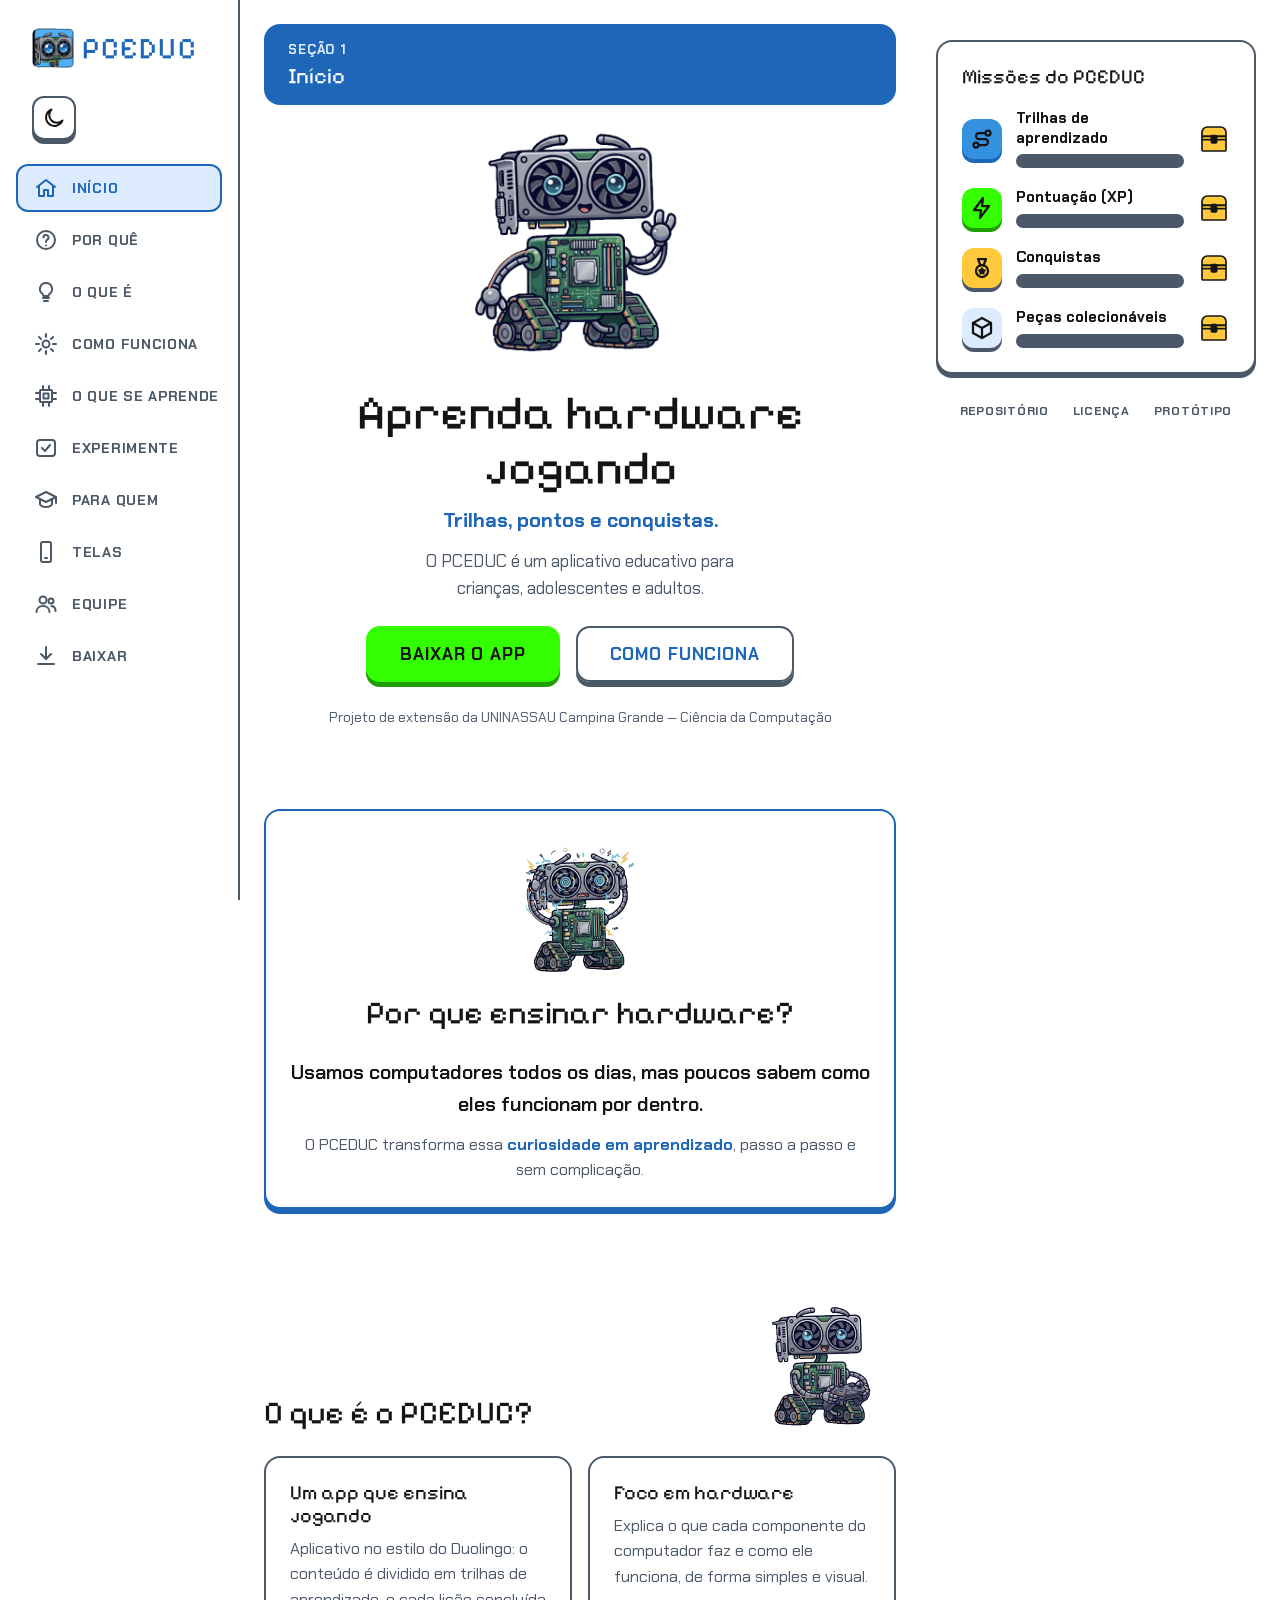
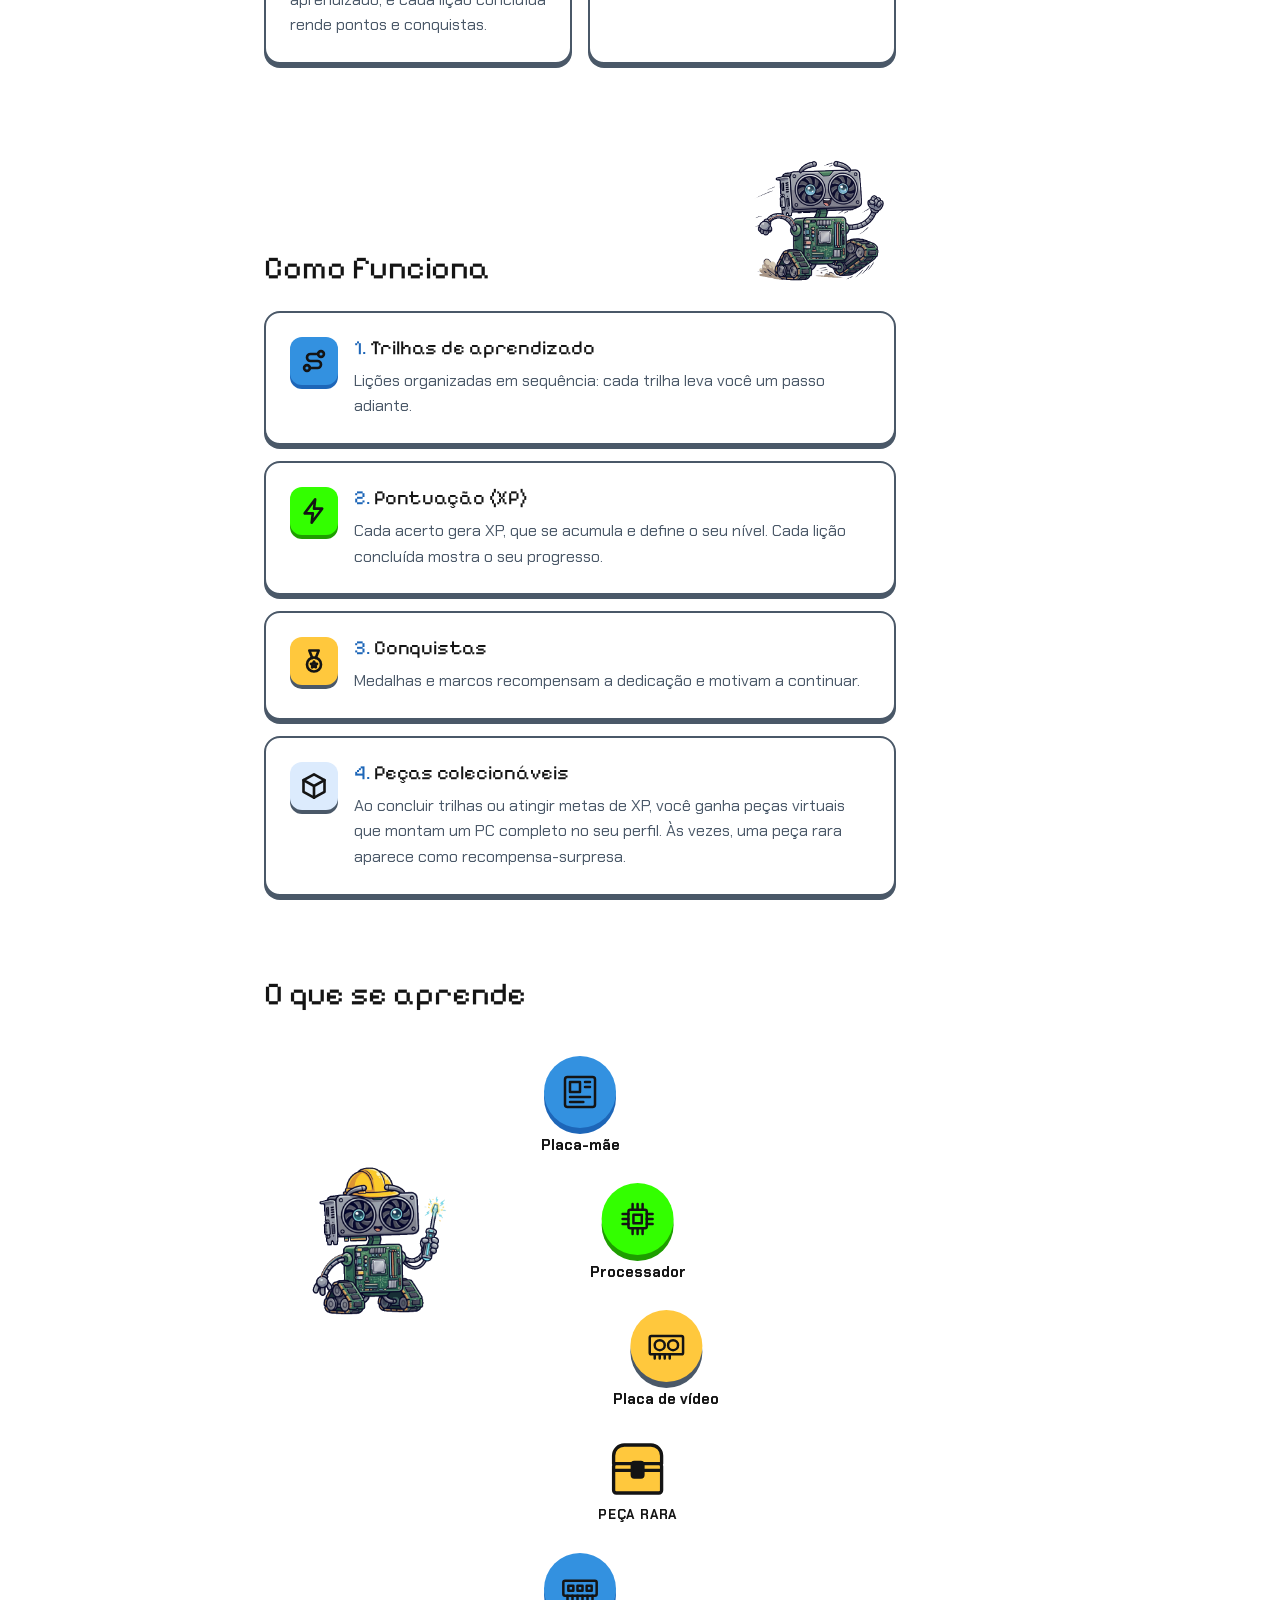
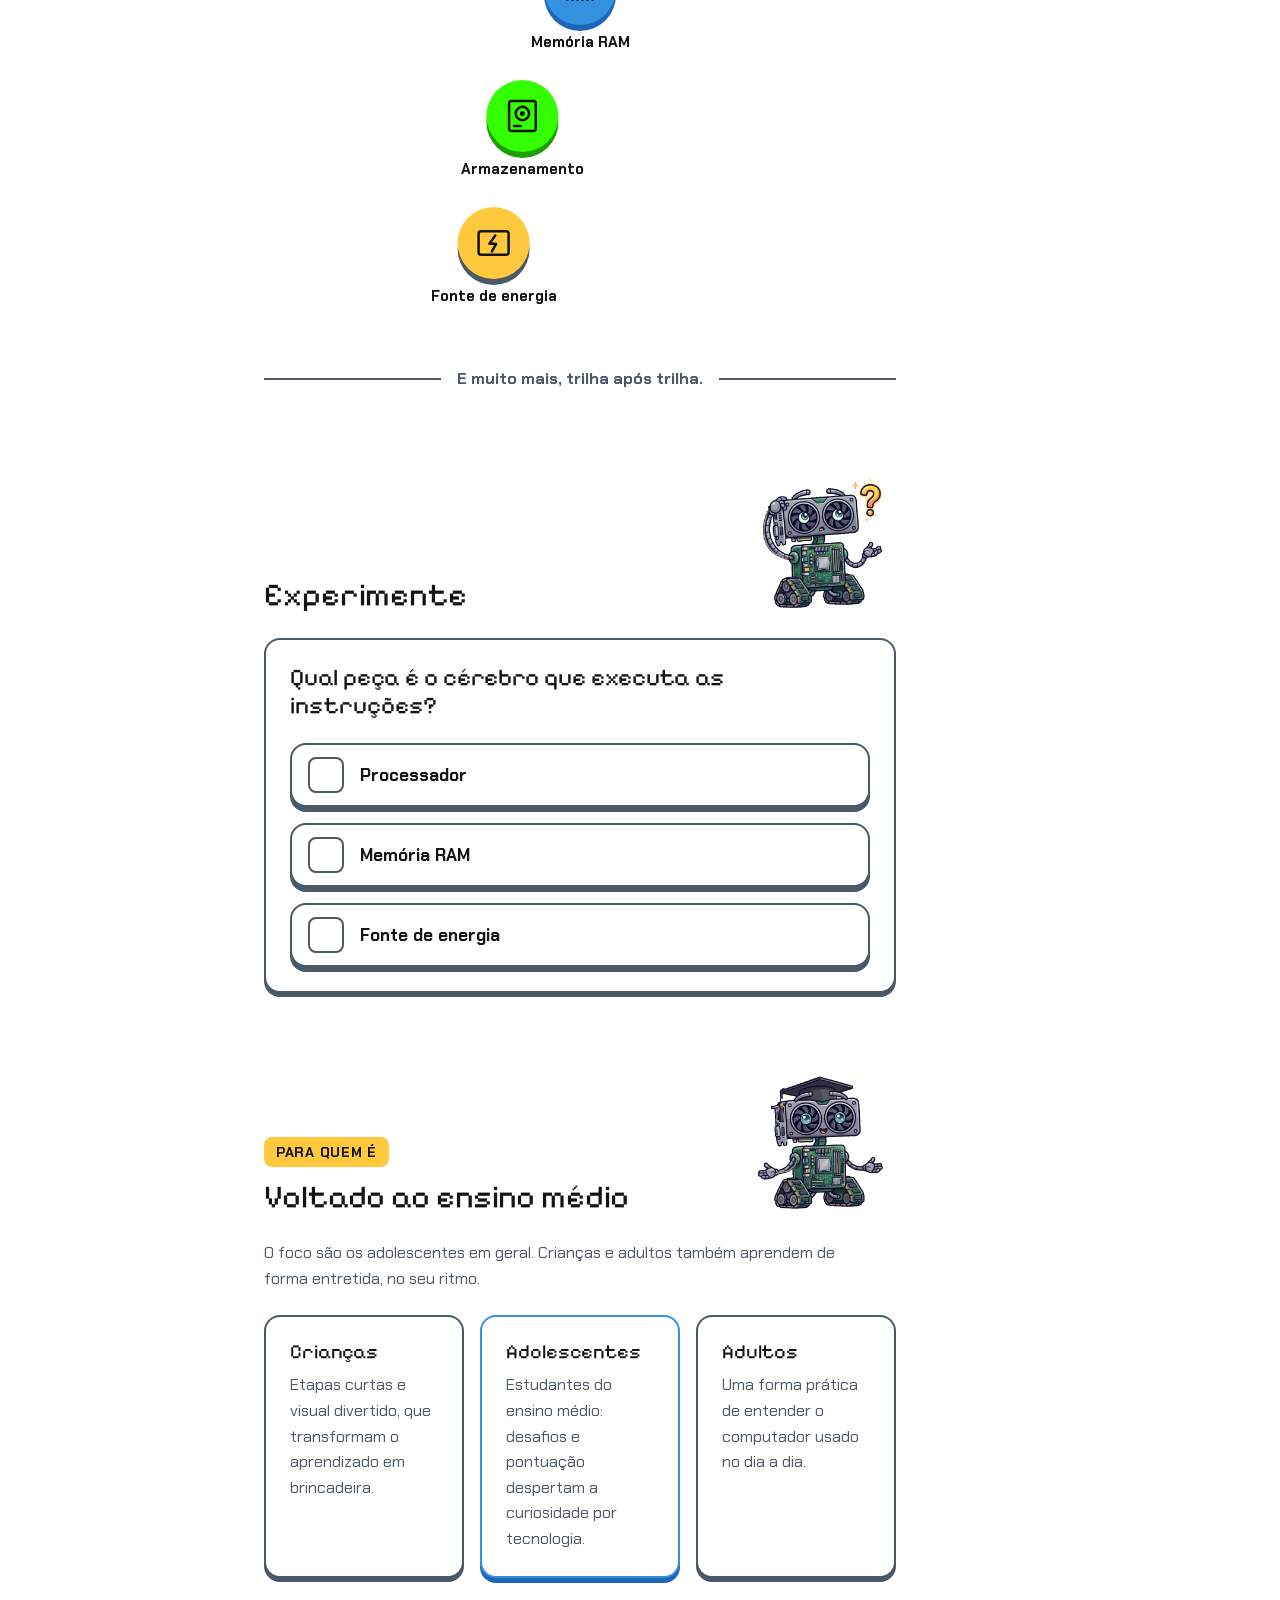
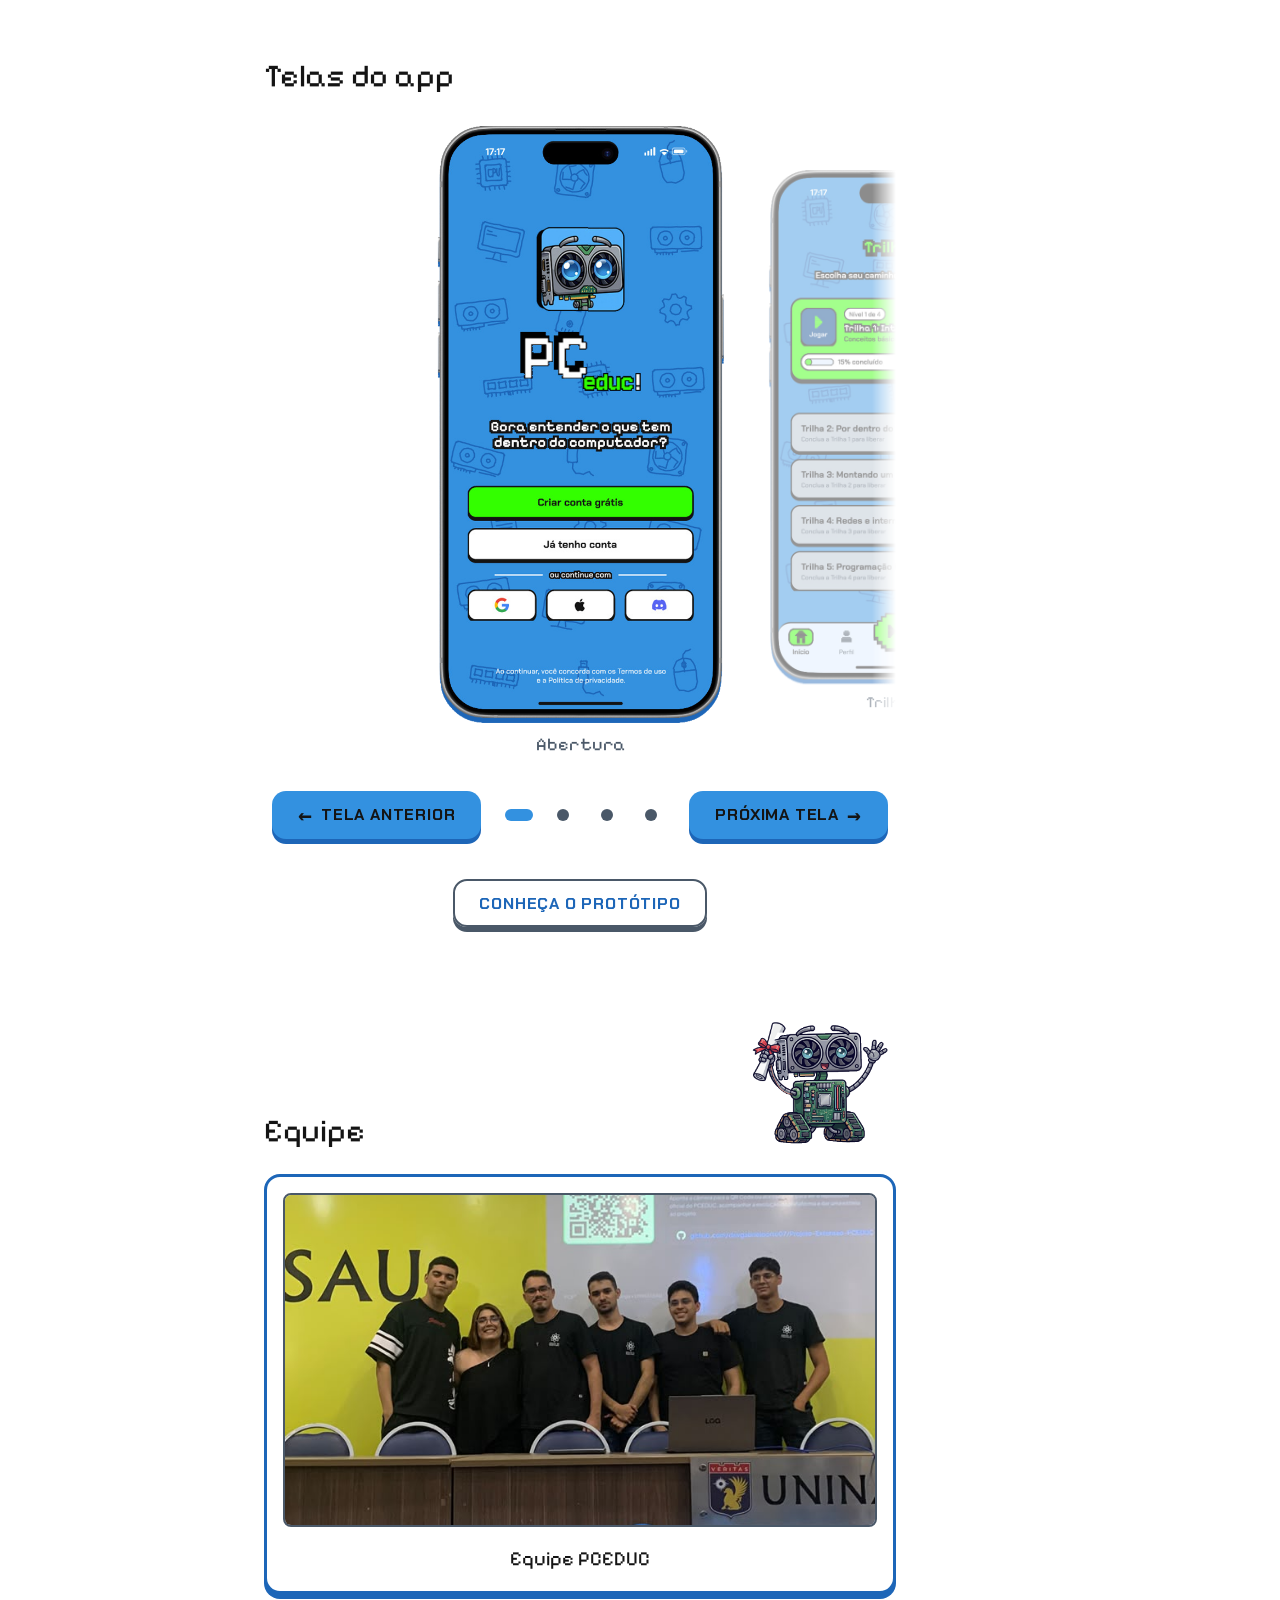
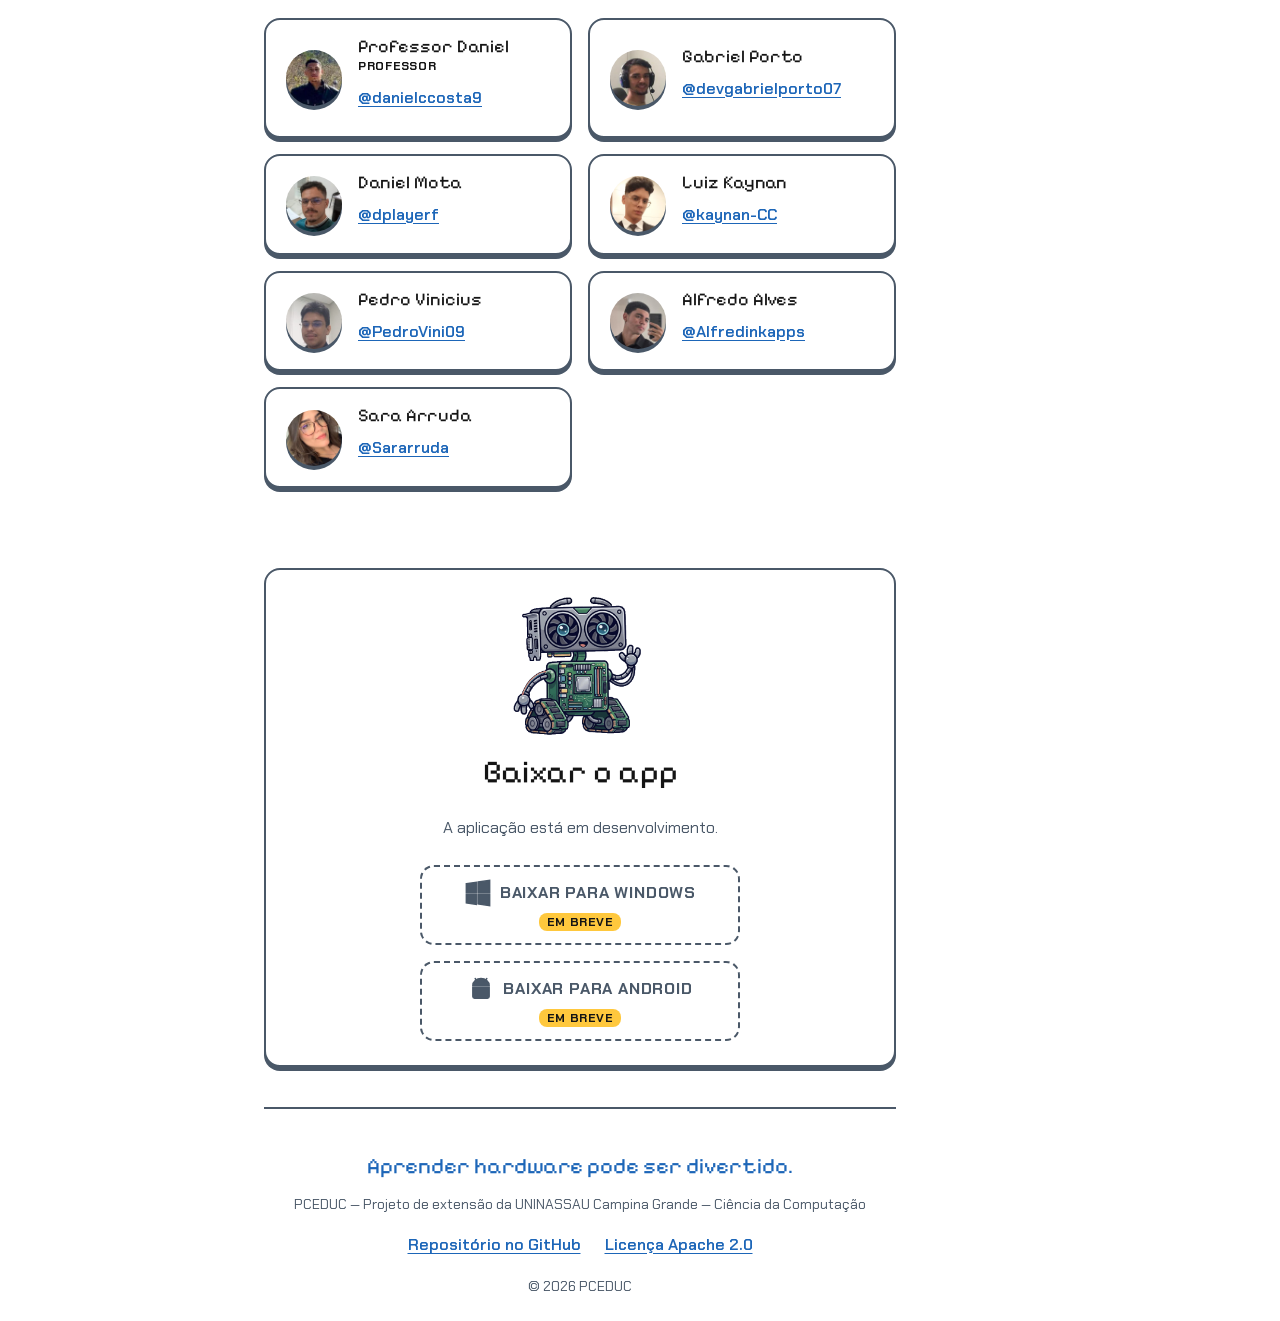
<file: site/index.html>
<!DOCTYPE html>
<!--
  PCEDUC — site demonstrativo (página única, v2: HTML5 + CSS3 + JS puro).
  Layout inspirado em trilhas de apps de idiomas: menu lateral, trilha central e painel de missões.
  Textos vêm só do README, do pitch e do documento de requisitos (RN002).
-->
<html lang="pt-BR">
<head>
  <meta charset="utf-8">
  <!-- viewport-fit=cover: libera env(safe-area-inset-bottom) para a barra de abas no iOS -->
  <meta name="viewport" content="width=device-width, initial-scale=1, viewport-fit=cover">
  <title>PCEDUC — Aprenda hardware jogando</title>
  <meta name="description" content="PCEDUC: aplicativo educativo para aprender hardware jogando, com trilhas, pontos e conquistas. Projeto de extensão da UNINASSAU Campina Grande — Ciência da Computação.">
  <!-- Cor da barra do navegador: segue o sistema; o tema escolhido no botão sobrescreve (main.js) -->
  <meta name="theme-color" content="#141414" media="(prefers-color-scheme: dark)">
  <meta name="theme-color" content="#FFFFFF" media="(prefers-color-scheme: light)">

  <!-- Open Graph: og:image precisa de URL absoluta; aponta para o endereço padrão do GitHub Pages (DEC002) -->
  <meta property="og:type" content="website">
  <meta property="og:locale" content="pt_BR">
  <meta property="og:title" content="PCEDUC — Aprenda hardware jogando">
  <meta property="og:description" content="Trilhas, pontos e conquistas. Aplicativo educativo para crianças, adolescentes e adultos.">
  <meta property="og:image" content="https://devgabrielporto07.github.io/Projeto-Extensao-PCEDUC/assets/img/benchware.png">

  <link rel="icon" type="image/png" href="assets/img/benchware.png">

  <!-- Fontes: Pixelify Sans (títulos) e Chakra Petch (textos) -->
  <link rel="preconnect" href="https://fonts.googleapis.com">
  <link rel="preconnect" href="https://fonts.gstatic.com" crossorigin>
  <link rel="stylesheet" href="https://fonts.googleapis.com/css2?family=Chakra+Petch:wght@400;600;700&family=Pixelify+Sans:wght@400&display=swap">

  <!--
    Tema salvo aplicado antes dos CSS para a página não piscar no tema errado.
    Inline de propósito (exceção à regra de PADROES §1); sem valor salvo, o CSS segue o sistema.
  -->
  <script>
    (function () {
      try {
        var tema = localStorage.getItem('pc-tema');
        if (tema !== 'claro' && tema !== 'escuro') {
          return;
        }
        document.documentElement.setAttribute('data-tema', tema);
        var cor = tema === 'claro' ? '#FFFFFF' : '#141414';
        document.querySelectorAll('meta[name="theme-color"]').forEach(function (meta) {
          meta.setAttribute('content', cor);
        });
      } catch (erro) {
        /* localStorage bloqueado (modo privado, política do navegador): segue o sistema */
      }
    })();
  </script>

  <link rel="stylesheet" href="css/base.css">
  <link rel="stylesheet" href="css/layout.css">
  <link rel="stylesheet" href="css/components.css">
  <link rel="stylesheet" href="css/galeria.css">
  <link rel="stylesheet" href="css/trilha.css">
  <link rel="stylesheet" href="css/mascote.css">
  <link rel="stylesheet" href="css/quiz.css">

  <script src="js/main.js" defer></script>
</head>
<body>
  <a class="pc-skip" href="#conteudo">Pular para o conteúdo</a>

  <!-- ===== Ícones (sprite SVG reaproveitado por <use>) ===== -->
  <svg class="pc-sprite" aria-hidden="true" focusable="false" xmlns="http://www.w3.org/2000/svg">
    <symbol id="i-inicio" viewBox="0 0 24 24"><path d="M3 11l9-7 9 7"/><path d="M5 10v10h5v-6h4v6h5V10"/></symbol>
    <symbol id="i-porque" viewBox="0 0 24 24"><circle cx="12" cy="12" r="9"/><path d="M9.5 9.5a2.5 2.5 0 1 1 3.5 2.3c-.7.3-1 .9-1 1.7v.5"/><path d="M12 17.5v.01"/></symbol>
    <symbol id="i-oque" viewBox="0 0 24 24"><path d="M9 18h6M10 21h4"/><path d="M12 3a6 6 0 0 0-3.5 10.9c.6.5 1 1.2 1 2.1h5c0-.9.4-1.6 1-2.1A6 6 0 0 0 12 3z"/></symbol>
    <symbol id="i-como" viewBox="0 0 24 24"><circle cx="12" cy="12" r="3.5"/><path d="M12 2v3M12 19v3M2 12h3M19 12h3M4.9 4.9L7 7M17 17l2.1 2.1M4.9 19.1L7 17M17 7l2.1-2.1"/></symbol>
    <symbol id="i-chip" viewBox="0 0 24 24"><rect x="6" y="6" width="12" height="12" rx="1"/><rect x="9.5" y="9.5" width="5" height="5"/><path d="M9 2v4M15 2v4M9 18v4M15 18v4M2 9h4M2 15h4M18 9h4M18 15h4"/></symbol>
    <symbol id="i-quem" viewBox="0 0 24 24"><path d="M2 9l10-5 10 5-10 5z"/><path d="M6 11v5c0 1.5 2.7 3 6 3s6-1.5 6-3v-5"/><path d="M22 9v6"/></symbol>
    <symbol id="i-telas" viewBox="0 0 24 24"><rect x="7" y="2" width="10" height="20" rx="2"/><path d="M11 18h2"/></symbol>
    <symbol id="i-equipe" viewBox="0 0 24 24"><circle cx="9" cy="8" r="3.5"/><path d="M2.5 20c0-3.6 2.9-6 6.5-6s6.5 2.4 6.5 6"/><circle cx="17" cy="9" r="2.5"/><path d="M17.5 14c2.5.3 4 2.3 4 5"/></symbol>
    <symbol id="i-baixar" viewBox="0 0 24 24"><path d="M12 3v12"/><path d="M7 10l5 5 5-5"/><path d="M4 20h16"/></symbol>
    <symbol id="i-trilha" viewBox="0 0 24 24"><circle cx="6" cy="18" r="2.5"/><circle cx="18" cy="6" r="2.5"/><path d="M8.5 18H15a3 3 0 0 0 0-6H9a3 3 0 0 1 0-6h6.5"/></symbol>
    <symbol id="i-xp" viewBox="0 0 24 24"><path d="M13 2L4 14h7l-1 8 9-12h-7z"/></symbol>
    <symbol id="i-medalha" viewBox="0 0 24 24"><circle cx="12" cy="15" r="6"/><path d="M8 3l2.5 6.5M16 3l-2.5 6.5M8 3h8"/><path d="M12 12.5l.8 1.7 1.8.2-1.3 1.2.3 1.8-1.6-.9-1.6.9.3-1.8-1.3-1.2 1.8-.2z"/></symbol>
    <symbol id="i-peca" viewBox="0 0 24 24"><path d="M12 2l9 5v10l-9 5-9-5V7z"/><path d="M3 7l9 5 9-5M12 12v10"/></symbol>
    <symbol id="i-experimente" viewBox="0 0 24 24"><rect x="3" y="4" width="18" height="16" rx="3"/><path d="M8 12l3 3 5-6"/></symbol>
    <symbol id="i-certo" viewBox="0 0 24 24"><path d="M5 12.5l4.5 4.5L19 7.5"/></symbol>
    <symbol id="i-errado" viewBox="0 0 24 24"><path d="M6 6l12 12M18 6L6 18"/></symbol>
    <symbol id="i-sol" viewBox="0 0 24 24"><circle cx="12" cy="12" r="4"/><path d="M12 2v2M12 20v2M4.9 4.9l1.4 1.4M17.7 17.7l1.4 1.4M2 12h2M20 12h2M4.9 19.1l1.4-1.4M17.7 6.3l1.4-1.4"/></symbol>
    <symbol id="i-lua" viewBox="0 0 24 24"><path d="M20.5 14.5A8.5 8.5 0 1 1 9.5 3.5a7 7 0 0 0 11 11z"/></symbol>
    <!-- Baú: o corpo herda fill (amarelo) do <svg>; a fechadura usa currentColor (preto) -->
    <symbol id="i-bau" viewBox="0 0 48 48"><path d="M6 20v-6a8 8 0 0 1 8-8h20a8 8 0 0 1 8 8v6z"/><rect x="6" y="20" width="36" height="22" rx="2"/><path d="M6 25h36"/><rect x="20" y="19" width="8" height="11" rx="1.5" fill="currentColor"/></symbol>
  </svg>

  <!-- ===== Menu lateral (desktop) / cabeçalho com logo (mobile) ===== -->
  <header class="pc-lateral">
    <a class="pc-logo" href="#topo"><img class="pc-logo__img" src="assets/img/logo-mascote.png" alt="" width="424" height="408"><span class="pc-logo__texto">PCEDUC</span></a>
    <!-- Alternar tema: oculto sem JS (aí o site só segue o sistema); o main.js mostra e atualiza ícone e rótulo -->
    <button class="pc-tema" type="button" data-pc-tema hidden>
      <svg class="pc-icone" aria-hidden="true" focusable="false"><use href="#i-sol" data-pc-tema-icone/></svg>
      <span class="pc-sr" data-pc-tema-rotulo>Ativar tema claro</span>
    </button>
    <nav class="pc-lateral__nav" aria-label="Seções">
      <ul class="pc-lista-limpa pc-lateral__lista">
        <li><a class="pc-lateral__link" href="#topo"><svg class="pc-icone" aria-hidden="true" focusable="false"><use href="#i-inicio"/></svg><span class="pc-lateral__rotulo">Início</span></a></li>
        <li><a class="pc-lateral__link" href="#por-que"><svg class="pc-icone" aria-hidden="true" focusable="false"><use href="#i-porque"/></svg><span class="pc-lateral__rotulo">Por quê</span></a></li>
        <li><a class="pc-lateral__link" href="#o-que-e"><svg class="pc-icone" aria-hidden="true" focusable="false"><use href="#i-oque"/></svg><span class="pc-lateral__rotulo">O que é</span></a></li>
        <li><a class="pc-lateral__link" href="#como-funciona"><svg class="pc-icone" aria-hidden="true" focusable="false"><use href="#i-como"/></svg><span class="pc-lateral__rotulo">Como funciona</span></a></li>
        <li><a class="pc-lateral__link" href="#o-que-se-aprende"><svg class="pc-icone" aria-hidden="true" focusable="false"><use href="#i-chip"/></svg><span class="pc-lateral__rotulo">O que se aprende</span></a></li>
        <li><a class="pc-lateral__link" href="#experimente"><svg class="pc-icone" aria-hidden="true" focusable="false"><use href="#i-experimente"/></svg><span class="pc-lateral__rotulo">Experimente</span></a></li>
        <li><a class="pc-lateral__link" href="#para-quem"><svg class="pc-icone" aria-hidden="true" focusable="false"><use href="#i-quem"/></svg><span class="pc-lateral__rotulo">Para quem</span></a></li>
        <li><a class="pc-lateral__link" href="#telas"><svg class="pc-icone" aria-hidden="true" focusable="false"><use href="#i-telas"/></svg><span class="pc-lateral__rotulo">Telas</span></a></li>
        <li><a class="pc-lateral__link" href="#equipe"><svg class="pc-icone" aria-hidden="true" focusable="false"><use href="#i-equipe"/></svg><span class="pc-lateral__rotulo">Equipe</span></a></li>
        <li><a class="pc-lateral__link" href="#download"><svg class="pc-icone" aria-hidden="true" focusable="false"><use href="#i-baixar"/></svg><span class="pc-lateral__rotulo">Baixar</span></a></li>
      </ul>
    </nav>
  </header>

  <div class="pc-palco">
    <main class="pc-conteudo" id="conteudo">
      <!--
        Faixa da seção atual (só desktop). É decorativa e repete os títulos das seções,
        por isso fica fora da árvore de acessibilidade e não é anunciada a cada rolagem.
      -->
      <div class="pc-faixa" aria-hidden="true">
        <div class="pc-faixa__caixa">
          <span class="pc-faixa__numero" data-pc-faixa-numero>Seção 1</span>
          <span class="pc-faixa__nome" data-pc-faixa-nome>Início</span>
        </div>
      </div>

      <!-- ===== 1. Topo / hero (F001) ===== -->
      <section class="pc-secao pc-hero" id="topo" aria-labelledby="titulo-topo">
        <!-- DEC009: com movimento reduzido, mostra o quadro parado -->
        <picture>
          <source srcset="assets/img/mascote/acenando.png" media="(prefers-reduced-motion: reduce)">
          <img class="pc-hero__mascote" src="assets/img/mascote/acenando.gif" alt="Benchware, o mascote do PCEDUC, acenando" width="512" height="512">
        </picture>
        <h1 class="pc-hero__titulo" id="titulo-topo">Aprenda hardware jogando</h1>
        <p class="pc-hero__subtitulo">Trilhas, pontos e conquistas.</p>
        <p class="pc-hero__texto">O PCEDUC é um aplicativo educativo para crianças, adolescentes e adultos.</p>
        <div class="pc-hero__acoes">
          <a class="pc-btn pc-btn--verde pc-btn--grande" href="#download">Baixar o app</a>
          <a class="pc-btn pc-btn--contorno pc-btn--grande" href="#como-funciona">Como funciona</a>
        </div>
        <p class="pc-hero__instituicao">Projeto de extensão da UNINASSAU Campina Grande — Ciência da Computação</p>
      </section>

      <!-- ===== 2. Por que ensinar hardware? (F002) ===== -->
      <section class="pc-secao" id="por-que" aria-labelledby="titulo-por-que">
        <div class="pc-card pc-por-que pc-revelar">
          <span class="pc-mascote pc-mascote--centro"><picture><source srcset="assets/img/mascote/sobrecarregado.png" media="(prefers-reduced-motion: reduce)"><img class="pc-mascote__img" src="assets/img/mascote/sobrecarregado.gif" alt="" width="320" height="320" loading="lazy" decoding="async"></picture></span>
          <h2 class="pc-secao__titulo" id="titulo-por-que">Por que ensinar hardware?</h2>
          <p class="pc-por-que__destaque">Usamos computadores todos os dias, mas poucos sabem como eles funcionam por dentro.</p>
          <p class="pc-por-que__texto">O PCEDUC transforma essa <span class="pc-sublinhado">curiosidade em aprendizado</span>, passo a passo e sem complicação.</p>
        </div>
      </section>

      <!-- ===== 3. O que é o PCEDUC (F003) ===== -->
      <section class="pc-secao" id="o-que-e" aria-labelledby="titulo-o-que-e">
        <div class="pc-secao__cabeca">
          <h2 class="pc-secao__titulo" id="titulo-o-que-e">O que é o PCEDUC?</h2>
          <span class="pc-mascote"><picture><source srcset="assets/img/mascote/jogando.png" media="(prefers-reduced-motion: reduce)"><img class="pc-mascote__img" src="assets/img/mascote/jogando.gif" alt="" width="320" height="320" loading="lazy" decoding="async"></picture></span>
        </div>
        <div class="pc-grade pc-grade--2">
          <article class="pc-card pc-revelar">
            <h3 class="pc-card__titulo">Um app que ensina jogando</h3>
            <p class="pc-card__texto">Aplicativo no estilo do Duolingo: o conteúdo é dividido em trilhas de aprendizado, e cada lição concluída rende pontos e conquistas.</p>
          </article>
          <article class="pc-card pc-revelar">
            <h3 class="pc-card__titulo">Foco em hardware</h3>
            <p class="pc-card__texto">Explica o que cada componente do computador faz e como ele funciona, de forma simples e visual.</p>
          </article>
        </div>
      </section>

      <!-- ===== 4. Como funciona (F004) ===== -->
      <section class="pc-secao" id="como-funciona" aria-labelledby="titulo-como-funciona">
        <div class="pc-secao__cabeca">
          <h2 class="pc-secao__titulo" id="titulo-como-funciona">Como funciona</h2>
          <span class="pc-mascote"><picture><source srcset="assets/img/mascote/correndo.png" media="(prefers-reduced-motion: reduce)"><img class="pc-mascote__img" src="assets/img/mascote/correndo.gif" alt="" width="320" height="320" loading="lazy" decoding="async"></picture></span>
        </div>
        <!-- Lista ordenada: a sequência dos passos tem significado (trilha → XP → conquistas → peças) -->
        <ol class="pc-lista-limpa pc-passos">
          <li class="pc-card pc-passo pc-revelar">
            <span class="pc-selo-icone pc-selo-icone--azul" aria-hidden="true"><svg class="pc-icone"><use href="#i-trilha"/></svg></span>
            <div>
              <h3 class="pc-card__titulo"><span class="pc-passo__numero">1.</span> Trilhas de aprendizado</h3>
              <p class="pc-card__texto">Lições organizadas em sequência: cada trilha leva você um passo adiante.</p>
            </div>
          </li>
          <li class="pc-card pc-passo pc-revelar">
            <span class="pc-selo-icone pc-selo-icone--verde" aria-hidden="true"><svg class="pc-icone"><use href="#i-xp"/></svg></span>
            <div>
              <h3 class="pc-card__titulo"><span class="pc-passo__numero">2.</span> Pontuação (XP)</h3>
              <p class="pc-card__texto">Cada acerto gera XP, que se acumula e define o seu nível. Cada lição concluída mostra o seu progresso.</p>
            </div>
          </li>
          <li class="pc-card pc-passo pc-revelar">
            <span class="pc-selo-icone pc-selo-icone--amarelo" aria-hidden="true"><svg class="pc-icone"><use href="#i-medalha"/></svg></span>
            <div>
              <h3 class="pc-card__titulo"><span class="pc-passo__numero">3.</span> Conquistas</h3>
              <p class="pc-card__texto">Medalhas e marcos recompensam a dedicação e motivam a continuar.</p>
            </div>
          </li>
          <li class="pc-card pc-passo pc-revelar">
            <span class="pc-selo-icone pc-selo-icone--claro" aria-hidden="true"><svg class="pc-icone"><use href="#i-peca"/></svg></span>
            <div>
              <h3 class="pc-card__titulo"><span class="pc-passo__numero">4.</span> Peças colecionáveis</h3>
              <p class="pc-card__texto">Ao concluir trilhas ou atingir metas de XP, você ganha peças virtuais que montam um PC completo no seu perfil. Às vezes, uma peça rara aparece como recompensa-surpresa.</p>
            </div>
          </li>
        </ol>
      </section>

      <!--
        ===== Painel de missões =====
        No desktop vira a coluna direita fixa; no mobile aparece aqui, logo após "Como funciona".
        As barras enchem conforme a rolagem da página (cada missão = 1/4 do percurso).
      -->
      <aside class="pc-painel" id="missoes" aria-labelledby="titulo-missoes">
        <div class="pc-card pc-missoes">
          <h2 class="pc-missoes__titulo" id="titulo-missoes">Missões do PCEDUC</h2>
          <p class="pc-sr">As barras são ilustrativas e enchem conforme você rola a página.</p>
          <ol class="pc-lista-limpa pc-missoes__lista">
            <li class="pc-missao">
              <span class="pc-selo-icone pc-selo-icone--azul" aria-hidden="true"><svg class="pc-icone"><use href="#i-trilha"/></svg></span>
              <div class="pc-missao__corpo">
                <span class="pc-missao__titulo">Trilhas de aprendizado</span>
                <span class="pc-barra" aria-hidden="true"><span class="pc-barra__preenchimento" data-pc-barra></span></span>
              </div>
              <svg class="pc-missao__bau" aria-hidden="true" focusable="false"><use href="#i-bau"/></svg>
            </li>
            <li class="pc-missao">
              <span class="pc-selo-icone pc-selo-icone--verde" aria-hidden="true"><svg class="pc-icone"><use href="#i-xp"/></svg></span>
              <div class="pc-missao__corpo">
                <span class="pc-missao__titulo">Pontuação (XP)</span>
                <span class="pc-barra" aria-hidden="true"><span class="pc-barra__preenchimento" data-pc-barra></span></span>
              </div>
              <svg class="pc-missao__bau" aria-hidden="true" focusable="false"><use href="#i-bau"/></svg>
            </li>
            <li class="pc-missao">
              <span class="pc-selo-icone pc-selo-icone--amarelo" aria-hidden="true"><svg class="pc-icone"><use href="#i-medalha"/></svg></span>
              <div class="pc-missao__corpo">
                <span class="pc-missao__titulo">Conquistas</span>
                <span class="pc-barra" aria-hidden="true"><span class="pc-barra__preenchimento" data-pc-barra></span></span>
              </div>
              <svg class="pc-missao__bau" aria-hidden="true" focusable="false"><use href="#i-bau"/></svg>
            </li>
            <li class="pc-missao">
              <span class="pc-selo-icone pc-selo-icone--claro" aria-hidden="true"><svg class="pc-icone"><use href="#i-peca"/></svg></span>
              <div class="pc-missao__corpo">
                <span class="pc-missao__titulo">Peças colecionáveis</span>
                <span class="pc-barra" aria-hidden="true"><span class="pc-barra__preenchimento" data-pc-barra></span></span>
              </div>
              <svg class="pc-missao__bau" aria-hidden="true" focusable="false"><use href="#i-bau"/></svg>
            </li>
          </ol>
        </div>
        <!-- Links rápidos do painel (só desktop; no mobile o rodapé já traz os mesmos links) -->
        <ul class="pc-lista-limpa pc-painel__links">
          <li><a href="https://github.com/devgabrielporto07/Projeto-Extensao-PCEDUC" target="_blank" rel="noopener">Repositório<span class="pc-sr"> no GitHub (abre em nova aba)</span></a></li>
          <li><a href="https://github.com/devgabrielporto07/Projeto-Extensao-PCEDUC/blob/master/LICENSE" target="_blank" rel="noopener">Licença<span class="pc-sr"> Apache 2.0 (abre em nova aba)</span></a></li>
          <li><a href="https://www.figma.com/proto/Nds3cFqZtrh3N2oKh1um8q/Telas-PCEDUC?node-id=10-2&amp;t=ofcFB11myQ6Vvf07-1" target="_blank" rel="noopener">Protótipo<span class="pc-sr"> no Figma (abre em nova aba)</span></a></li>
        </ul>
      </aside>

      <!-- ===== 5. O que se aprende — trilha em zigue-zague (F005) ===== -->
      <section class="pc-secao" id="o-que-se-aprende" aria-labelledby="titulo-o-que-se-aprende">
        <h2 class="pc-secao__titulo" id="titulo-o-que-se-aprende">O que se aprende</h2>
        <!--
          Sem JS, cada balão (descrição) aparece aberto abaixo do seu nó, como uma lista.
          Com JS (classe "js" no <html>), o nó vira um botão que abre e fecha o balão.
        -->
        <div class="pc-trilha">
          <!-- A pose troca para "trofeu" enquanto o balão do baú estiver aberto (main.js) -->
          <span class="pc-mascote pc-trilha__mascote"><img class="pc-mascote__img" src="assets/img/mascote/construindo.gif" alt="" width="320" height="320" loading="lazy" decoding="async" data-pc-mascote-trilha></span>
          <ol class="pc-lista-limpa pc-trilha__lista">
            <li class="pc-trilha__item pc-trilha__item--azul">
              <button class="pc-no" type="button" aria-expanded="false" aria-controls="pc-balao-1">
                <span class="pc-no__circulo" aria-hidden="true">
                  <svg viewBox="0 0 48 48" width="48" height="48" focusable="false"><rect x="6" y="6" width="36" height="36" rx="3"/><rect x="12" y="12" width="12" height="12"/><path d="M30 12h6M30 18h6M12 30h24M12 36h16"/></svg>
                </span>
                <span class="pc-no__rotulo">Placa-mãe</span>
              </button>
              <div class="pc-balao" id="pc-balao-1">
                <h3 class="pc-balao__titulo">Placa-mãe</h3>
                <p class="pc-balao__texto">Conecta e integra todos os componentes.</p>
              </div>
            </li>
            <li class="pc-trilha__item pc-trilha__item--verde">
              <button class="pc-no" type="button" aria-expanded="false" aria-controls="pc-balao-2">
                <span class="pc-no__circulo" aria-hidden="true">
                  <svg viewBox="0 0 48 48" width="48" height="48" focusable="false"><rect x="13" y="13" width="22" height="22" rx="2"/><rect x="19" y="19" width="10" height="10"/><path d="M18 6v7M24 6v7M30 6v7M18 35v7M24 35v7M30 35v7M6 18h7M6 24h7M6 30h7M35 18h7M35 24h7M35 30h7"/></svg>
                </span>
                <span class="pc-no__rotulo">Processador</span>
              </button>
              <div class="pc-balao" id="pc-balao-2">
                <h3 class="pc-balao__titulo">Processador</h3>
                <p class="pc-balao__texto">O cérebro que executa as instruções.</p>
              </div>
            </li>
            <li class="pc-trilha__item pc-trilha__item--amarelo">
              <button class="pc-no" type="button" aria-expanded="false" aria-controls="pc-balao-3">
                <span class="pc-no__circulo" aria-hidden="true">
                  <svg viewBox="0 0 48 48" width="48" height="48" focusable="false"><rect x="4" y="12" width="40" height="22" rx="2"/><circle cx="16" cy="23" r="6"/><circle cx="32" cy="23" r="6"/><path d="M10 34v5M16 34v5M22 34v5M28 34v5"/></svg>
                </span>
                <span class="pc-no__rotulo">Placa de vídeo</span>
              </button>
              <div class="pc-balao" id="pc-balao-3">
                <h3 class="pc-balao__titulo">Placa de vídeo</h3>
                <p class="pc-balao__texto">Gera as imagens exibidas na tela.</p>
              </div>
            </li>
            <!-- RF09: peça rara como recompensa-surpresa (baú); abre um balão como os nós -->
            <li class="pc-trilha__item pc-trilha__bau">
              <button class="pc-no pc-no--bau" type="button" aria-expanded="false" aria-controls="pc-balao-bau">
                <svg class="pc-bau" aria-hidden="true" focusable="false"><use href="#i-bau"/></svg>
                <span class="pc-bau__legenda">Peça rara</span>
              </button>
              <div class="pc-balao" id="pc-balao-bau">
                <h3 class="pc-balao__titulo">Peça rara</h3>
                <p class="pc-balao__texto">Às vezes, uma peça rara aparece como recompensa-surpresa.</p>
              </div>
            </li>
            <li class="pc-trilha__item pc-trilha__item--azul">
              <button class="pc-no" type="button" aria-expanded="false" aria-controls="pc-balao-4">
                <span class="pc-no__circulo" aria-hidden="true">
                  <svg viewBox="0 0 48 48" width="48" height="48" focusable="false"><rect x="4" y="14" width="40" height="18" rx="2"/><path d="M10 20h6v6h-6zM21 20h6v6h-6zM32 20h6v6h-6zM9 32v5M15 32v5M21 32v5M27 32v5M33 32v5M39 32v5"/></svg>
                </span>
                <span class="pc-no__rotulo">Memória RAM</span>
              </button>
              <div class="pc-balao" id="pc-balao-4">
                <h3 class="pc-balao__titulo">Memória RAM</h3>
                <p class="pc-balao__texto">Guarda os dados em uso no momento.</p>
              </div>
            </li>
            <li class="pc-trilha__item pc-trilha__item--verde">
              <button class="pc-no" type="button" aria-expanded="false" aria-controls="pc-balao-5">
                <span class="pc-no__circulo" aria-hidden="true">
                  <svg viewBox="0 0 48 48" width="48" height="48" focusable="false"><rect x="8" y="6" width="32" height="36" rx="3"/><circle cx="24" cy="21" r="8"/><circle cx="24" cy="21" r="1.5"/><path d="M14 36h8"/></svg>
                </span>
                <span class="pc-no__rotulo">Armazenamento</span>
              </button>
              <div class="pc-balao" id="pc-balao-5">
                <h3 class="pc-balao__titulo">Armazenamento</h3>
                <p class="pc-balao__texto">Mantém arquivos e programas salvos.</p>
              </div>
            </li>
            <li class="pc-trilha__item pc-trilha__item--amarelo">
              <button class="pc-no" type="button" aria-expanded="false" aria-controls="pc-balao-6">
                <span class="pc-no__circulo" aria-hidden="true">
                  <svg viewBox="0 0 48 48" width="48" height="48" focusable="false"><rect x="6" y="10" width="36" height="28" rx="3"/><path d="M26 15l-7 10h8l-5 9"/></svg>
                </span>
                <span class="pc-no__rotulo">Fonte de energia</span>
              </button>
              <div class="pc-balao" id="pc-balao-6">
                <h3 class="pc-balao__titulo">Fonte de energia</h3>
                <p class="pc-balao__texto">Fornece energia a cada peça.</p>
              </div>
            </li>
          </ol>
        </div>
        <p class="pc-divisor">E muito mais, trilha após trilha.</p>
      </section>

      <!-- ===== 6. Experimente — mini quiz no estilo de lição do app ===== -->
      <section class="pc-secao" id="experimente" aria-labelledby="titulo-experimente">
        <div class="pc-secao__cabeca">
          <h2 class="pc-secao__titulo" id="titulo-experimente">Experimente</h2>
          <!-- Poses: duvida (pergunta), trofeu (acerto), errado (erro) — trocadas pelo main.js -->
          <span class="pc-mascote"><img class="pc-mascote__img" src="assets/img/mascote/duvida.gif" alt="" width="320" height="320" loading="lazy" decoding="async" data-pc-quiz-mascote></span>
        </div>
        <!--
          Sem JS: a pergunta e um <details> com a resposta (funciona em qualquer navegador).
          Com JS (configurarQuiz), o <details> some e as opções viram botões.
          Pergunta, resposta e explicação adaptadas do pitch: Processador = "O cérebro que executa as instruções."
        -->
        <div class="pc-card pc-quiz" data-pc-quiz>
          <h3 class="pc-quiz__pergunta" id="pc-quiz-pergunta">Qual peça é o cérebro que executa as instruções?</h3>
          <details class="pc-quiz__resposta" data-pc-quiz-estatico>
            <summary>Ver resposta</summary>
            <p><strong>Processador.</strong> O processador é o cérebro do computador: ele executa as instruções.</p>
          </details>
          <div class="pc-quiz__interativo" data-pc-quiz-interativo hidden>
            <div class="pc-quiz__opcoes" role="group" aria-labelledby="pc-quiz-pergunta">
              <button class="pc-quiz__opcao" type="button" data-pc-quiz-opcao="correta">
                <span class="pc-quiz__marca" aria-hidden="true"><svg class="pc-icone pc-quiz__icone pc-quiz__icone--certo" focusable="false"><use href="#i-certo"/></svg><svg class="pc-icone pc-quiz__icone pc-quiz__icone--errado" focusable="false"><use href="#i-errado"/></svg></span>
                <span class="pc-quiz__texto">Processador</span>
                <span class="pc-quiz__status" data-pc-quiz-status></span>
              </button>
              <button class="pc-quiz__opcao" type="button" data-pc-quiz-opcao>
                <span class="pc-quiz__marca" aria-hidden="true"><svg class="pc-icone pc-quiz__icone pc-quiz__icone--certo" focusable="false"><use href="#i-certo"/></svg><svg class="pc-icone pc-quiz__icone pc-quiz__icone--errado" focusable="false"><use href="#i-errado"/></svg></span>
                <span class="pc-quiz__texto">Memória RAM</span>
                <span class="pc-quiz__status" data-pc-quiz-status></span>
              </button>
              <button class="pc-quiz__opcao" type="button" data-pc-quiz-opcao>
                <span class="pc-quiz__marca" aria-hidden="true"><svg class="pc-icone pc-quiz__icone pc-quiz__icone--certo" focusable="false"><use href="#i-certo"/></svg><svg class="pc-icone pc-quiz__icone pc-quiz__icone--errado" focusable="false"><use href="#i-errado"/></svg></span>
                <span class="pc-quiz__texto">Fonte de energia</span>
                <span class="pc-quiz__status" data-pc-quiz-status></span>
              </button>
            </div>
            <!-- A região já existe vazia: o leitor de tela anuncia quando o texto muda -->
            <p class="pc-quiz__feedback" aria-live="polite" data-pc-quiz-feedback></p>
            <button class="pc-btn pc-btn--azul pc-quiz__tentar" type="button" data-pc-quiz-tentar hidden>Tentar de novo</button>
          </div>
        </div>
      </section>

      <!-- ===== 7. Para quem é (F006) ===== -->
      <section class="pc-secao" id="para-quem" aria-labelledby="titulo-para-quem">
        <div class="pc-secao__cabeca">
          <div>
            <p class="pc-selo">Para quem é</p>
            <h2 class="pc-secao__titulo" id="titulo-para-quem">Voltado ao ensino médio</h2>
          </div>
          <span class="pc-mascote"><picture><source srcset="assets/img/mascote/formado.png" media="(prefers-reduced-motion: reduce)"><img class="pc-mascote__img" src="assets/img/mascote/formado.gif" alt="" width="320" height="320" loading="lazy" decoding="async"></picture></span>
        </div>
        <p class="pc-secao__intro">O foco são os adolescentes em geral. Crianças e adultos também aprendem de forma entretida, no seu ritmo.</p>
        <ul class="pc-lista-limpa pc-grade pc-grade--3">
          <li class="pc-card pc-revelar">
            <h3 class="pc-card__titulo">Crianças</h3>
            <p class="pc-card__texto">Etapas curtas e visual divertido, que transformam o aprendizado em brincadeira.</p>
          </li>
          <li class="pc-card pc-card--destaque pc-revelar">
            <h3 class="pc-card__titulo">Adolescentes</h3>
            <p class="pc-card__texto">Estudantes do ensino médio: desafios e pontuação despertam a curiosidade por tecnologia.</p>
          </li>
          <li class="pc-card pc-revelar">
            <h3 class="pc-card__titulo">Adultos</h3>
            <p class="pc-card__texto">Uma forma prática de entender o computador usado no dia a dia.</p>
          </li>
        </ul>
      </section>

      <!-- ===== 8. Galeria de telas (F007) ===== -->
      <section class="pc-secao" id="telas" aria-labelledby="titulo-telas">
        <h2 class="pc-secao__titulo" id="titulo-telas">Telas do app</h2>
        <!--
          RN003/DEC007: as telas ficam no HTML (fonte única) para aparecerem mesmo sem JS: faixa com rolagem
          no celular e as 4 lado a lado no desktop. O main.js lê estes <figure> e só acrescenta os controles
          do carrossel; imagem que não carrega vira o reservado "Tela em breve".
          As PNG já trazem a moldura do iPhone. Como trocar/adicionar: assets/telas/README.md.
        -->
        <div class="pc-galeria" data-pc-galeria>
          <div class="pc-galeria__trilho" data-pc-galeria-trilho>
            <figure class="pc-galeria__slide">
              <img class="pc-galeria__img" src="assets/telas/tela-01.png" alt="Tela de abertura: criar conta ou entrar no PCEDUC" width="540" height="1080" loading="lazy" decoding="async">
              <figcaption class="pc-galeria__legenda">Abertura</figcaption>
            </figure>
            <figure class="pc-galeria__slide">
              <img class="pc-galeria__img" src="assets/telas/tela-02.png" alt="Tela de trilhas: escolha a trilha e acompanhe o progresso" width="540" height="1080" loading="lazy" decoding="async">
              <figcaption class="pc-galeria__legenda">Trilhas</figcaption>
            </figure>
            <figure class="pc-galeria__slide">
              <img class="pc-galeria__img" src="assets/telas/tela-03.png" alt="Tela de pergunta: o Benchware faz uma pergunta de múltipla escolha" width="540" height="1080" loading="lazy" decoding="async">
              <figcaption class="pc-galeria__legenda">Pergunta</figcaption>
            </figure>
            <figure class="pc-galeria__slide">
              <img class="pc-galeria__img" src="assets/telas/tela-04.png" alt="Tela de perfil: nível, XP, sequência e trilhas do aluno" width="540" height="1080" loading="lazy" decoding="async">
              <figcaption class="pc-galeria__legenda">Perfil</figcaption>
            </figure>
          </div>
        </div>
        <p class="pc-galeria__prototipo">
          <a class="pc-btn pc-btn--contorno" href="https://www.figma.com/proto/Nds3cFqZtrh3N2oKh1um8q/Telas-PCEDUC?node-id=10-2&amp;t=ofcFB11myQ6Vvf07-1" target="_blank" rel="noopener">Conheça o protótipo<span class="pc-sr"> (abre em nova aba)</span></a>
        </p>
      </section>

      <!-- ===== 9. Equipe (F008 / RN004: mesma ordem do README) ===== -->
      <section class="pc-secao" id="equipe" aria-labelledby="titulo-equipe">
        <div class="pc-secao__cabeca">
          <h2 class="pc-secao__titulo" id="titulo-equipe">Equipe</h2>
          <span class="pc-mascote"><picture><source srcset="assets/img/mascote/diploma.png" media="(prefers-reduced-motion: reduce)"><img class="pc-mascote__img" src="assets/img/mascote/diploma.gif" alt="" width="320" height="320" loading="lazy" decoding="async"></picture></span>
        </div>
        <!-- Moldura da foto da equipe toda: a foto é vertical e o recorte 16:9 foca nas pessoas (.pc-moldura__img) -->
        <figure class="pc-card pc-moldura pc-revelar">
          <div class="pc-moldura__quadro">
            <img class="pc-moldura__img" src="assets/img/equipe/equipe.jpg" alt="Equipe do PCEDUC reunida em frente ao telão da apresentação" width="720" height="1280" loading="lazy" decoding="async">
          </div>
          <figcaption class="pc-moldura__legenda">Equipe PCEDUC</figcaption>
        </figure>
        <ul class="pc-lista-limpa pc-grade pc-grade--2 pc-equipe">
          <li class="pc-card pc-membro pc-revelar">
            <img class="pc-membro__avatar pc-membro__avatar--foto" src="assets/img/equipe/professor-daniel.jpg" alt="" width="240" height="240" loading="lazy" decoding="async">
            <div class="pc-membro__dados">
              <h3 class="pc-card__titulo">Professor Daniel</h3>
              <p class="pc-membro__papel">Professor</p>
              <a class="pc-membro__link" href="https://github.com/danielccosta9" target="_blank" rel="noopener">@danielccosta9<span class="pc-sr"> no GitHub (abre em nova aba)</span></a>
            </div>
          </li>
          <li class="pc-card pc-membro pc-revelar">
            <img class="pc-membro__avatar pc-membro__avatar--foto" src="assets/img/equipe/gabriel-porto.jpg" alt="" width="240" height="240" loading="lazy" decoding="async">
            <div class="pc-membro__dados">
              <h3 class="pc-card__titulo">Gabriel Porto</h3>
              <a class="pc-membro__link" href="https://github.com/devgabrielporto07" target="_blank" rel="noopener">@devgabrielporto07<span class="pc-sr"> no GitHub (abre em nova aba)</span></a>
            </div>
          </li>
          <li class="pc-card pc-membro pc-revelar">
            <img class="pc-membro__avatar pc-membro__avatar--foto" src="assets/img/equipe/daniel-mota.jpg" alt="" width="240" height="240" loading="lazy" decoding="async">
            <div class="pc-membro__dados">
              <h3 class="pc-card__titulo">Daniel Mota</h3>
              <a class="pc-membro__link" href="https://github.com/dplayerf" target="_blank" rel="noopener">@dplayerf<span class="pc-sr"> no GitHub (abre em nova aba)</span></a>
            </div>
          </li>
          <li class="pc-card pc-membro pc-revelar">
            <img class="pc-membro__avatar pc-membro__avatar--foto" src="assets/img/equipe/luiz-kaynan.jpg" alt="" width="240" height="240" loading="lazy" decoding="async">
            <div class="pc-membro__dados">
              <h3 class="pc-card__titulo">Luiz Kaynan</h3>
              <a class="pc-membro__link" href="https://github.com/kaynan-CC" target="_blank" rel="noopener">@kaynan-CC<span class="pc-sr"> no GitHub (abre em nova aba)</span></a>
            </div>
          </li>
          <li class="pc-card pc-membro pc-revelar">
            <img class="pc-membro__avatar pc-membro__avatar--foto" src="assets/img/equipe/pedro-vinicius.jpg" alt="" width="240" height="240" loading="lazy" decoding="async">
            <div class="pc-membro__dados">
              <h3 class="pc-card__titulo">Pedro Vinicius</h3>
              <a class="pc-membro__link" href="https://github.com/PedroVini09" target="_blank" rel="noopener">@PedroVini09<span class="pc-sr"> no GitHub (abre em nova aba)</span></a>
            </div>
          </li>
          <li class="pc-card pc-membro pc-revelar">
            <img class="pc-membro__avatar pc-membro__avatar--foto" src="assets/img/equipe/alfredo-alves.jpg" alt="" width="240" height="240" loading="lazy" decoding="async">
            <div class="pc-membro__dados">
              <h3 class="pc-card__titulo">Alfredo Alves</h3>
              <a class="pc-membro__link" href="https://github.com/Alfredinkapps" target="_blank" rel="noopener">@Alfredinkapps<span class="pc-sr"> no GitHub (abre em nova aba)</span></a>
            </div>
          </li>
          <li class="pc-card pc-membro pc-revelar">
            <img class="pc-membro__avatar pc-membro__avatar--foto" src="assets/img/equipe/sara-arruda.jpg" alt="" width="240" height="240" loading="lazy" decoding="async">
            <div class="pc-membro__dados">
              <h3 class="pc-card__titulo">Sara Arruda</h3>
              <a class="pc-membro__link" href="https://github.com/Sararruda" target="_blank" rel="noopener">@Sararruda<span class="pc-sr"> no GitHub (abre em nova aba)</span></a>
            </div>
          </li>
        </ul>
      </section>

      <!-- ===== 10. Download (F009 / RN001) ===== -->
      <section class="pc-secao" id="download" aria-labelledby="titulo-download">
        <div class="pc-card pc-download pc-revelar">
          <span class="pc-mascote pc-mascote--centro"><picture><source srcset="assets/img/mascote/acenando.png" media="(prefers-reduced-motion: reduce)"><img class="pc-mascote__img" src="assets/img/mascote/acenando.gif" alt="" width="320" height="320" loading="lazy" decoding="async"></picture></span>
          <h2 class="pc-secao__titulo" id="titulo-download">Baixar o app</h2>
          <p class="pc-download__texto">A aplicação está em desenvolvimento.</p>
          <!--
            RN001: o estado inicial é "desativado" para que, sem JS, nenhum botão pareça funcionar.
            O main.js ativa o botão quando houver link https:// em LINKS_DOWNLOAD.
          -->
          <div class="pc-download__botoes">
            <a class="pc-btn pc-download__botao" data-pc-download="windows" aria-disabled="true" tabindex="-1">
              <svg class="pc-download__icone" viewBox="0 0 48 48" width="28" height="28" aria-hidden="true" focusable="false"><path d="M4 8l17-2.4V23H4zM24 5.2L44 2.4V23H24zM4 26h17v17.4L4 41zM24 26h20v19.6l-20-2.8z"/></svg>
              <span>Baixar para Windows</span>
              <span class="pc-download__selo" data-pc-download-selo>Em breve</span>
            </a>
            <a class="pc-btn pc-download__botao" data-pc-download="android" aria-disabled="true" tabindex="-1">
              <svg class="pc-download__icone" viewBox="0 0 48 48" width="28" height="28" aria-hidden="true" focusable="false"><path d="M10 21h28v16a3 3 0 0 1-3 3H13a3 3 0 0 1-3-3zM10 18a14 12 0 0 1 28 0zM14 6l4 6M34 6l-4 6"/></svg>
              <span>Baixar para Android</span>
              <span class="pc-download__selo" data-pc-download-selo>Em breve</span>
            </a>
          </div>
        </div>
      </section>
    </main>

    <!-- ===== Rodapé (F010) ===== -->
    <footer class="pc-rodape">
      <p class="pc-rodape__frase">Aprender hardware pode ser divertido.</p>
      <p class="pc-rodape__marca">PCEDUC — Projeto de extensão da UNINASSAU Campina Grande — Ciência da Computação</p>
      <ul class="pc-lista-limpa pc-rodape__links">
        <li><a href="https://github.com/devgabrielporto07/Projeto-Extensao-PCEDUC" target="_blank" rel="noopener">Repositório no GitHub<span class="pc-sr"> (abre em nova aba)</span></a></li>
        <li><a href="https://github.com/devgabrielporto07/Projeto-Extensao-PCEDUC/blob/master/LICENSE" target="_blank" rel="noopener">Licença Apache 2.0<span class="pc-sr"> (abre em nova aba)</span></a></li>
      </ul>
      <p class="pc-rodape__ano">© <span data-pc-ano>2026</span> PCEDUC</p>
    </footer>
  </div>

  <!-- ===== Barra de abas inferior (só mobile) ===== -->
  <nav class="pc-abas" aria-label="Atalhos">
    <ul class="pc-lista-limpa pc-abas__lista">
      <li><a class="pc-abas__link" href="#topo" data-pc-grupo="topo por-que o-que-e como-funciona missoes"><svg class="pc-icone" aria-hidden="true" focusable="false"><use href="#i-inicio"/></svg><span>Início</span></a></li>
      <li><a class="pc-abas__link" href="#o-que-se-aprende" data-pc-grupo="o-que-se-aprende experimente para-quem"><svg class="pc-icone" aria-hidden="true" focusable="false"><use href="#i-chip"/></svg><span>Aprender</span></a></li>
      <li><a class="pc-abas__link" href="#telas" data-pc-grupo="telas"><svg class="pc-icone" aria-hidden="true" focusable="false"><use href="#i-telas"/></svg><span>Telas</span></a></li>
      <li><a class="pc-abas__link" href="#equipe" data-pc-grupo="equipe"><svg class="pc-icone" aria-hidden="true" focusable="false"><use href="#i-equipe"/></svg><span>Equipe</span></a></li>
      <li><a class="pc-abas__link" href="#download" data-pc-grupo="download"><svg class="pc-icone" aria-hidden="true" focusable="false"><use href="#i-baixar"/></svg><span>Baixar</span></a></li>
    </ul>
  </nav>
</body>
</html>
</file>
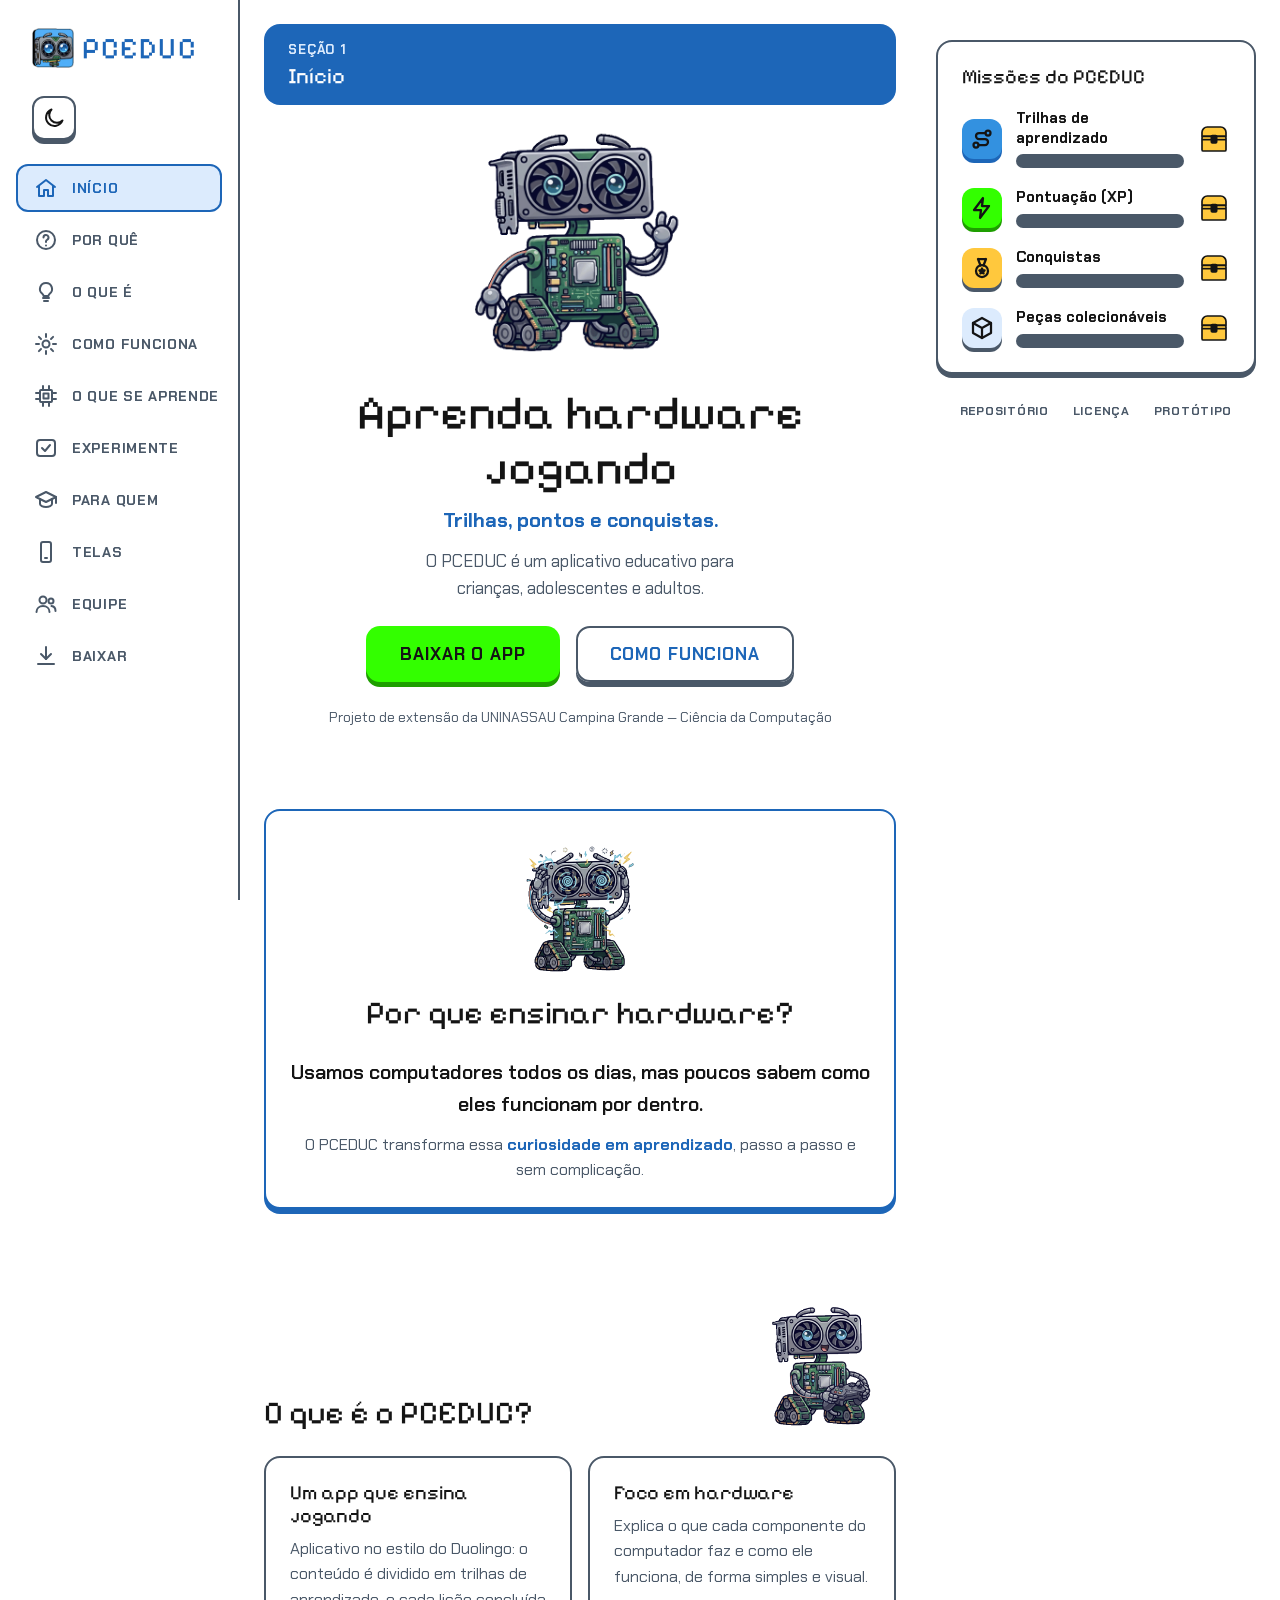
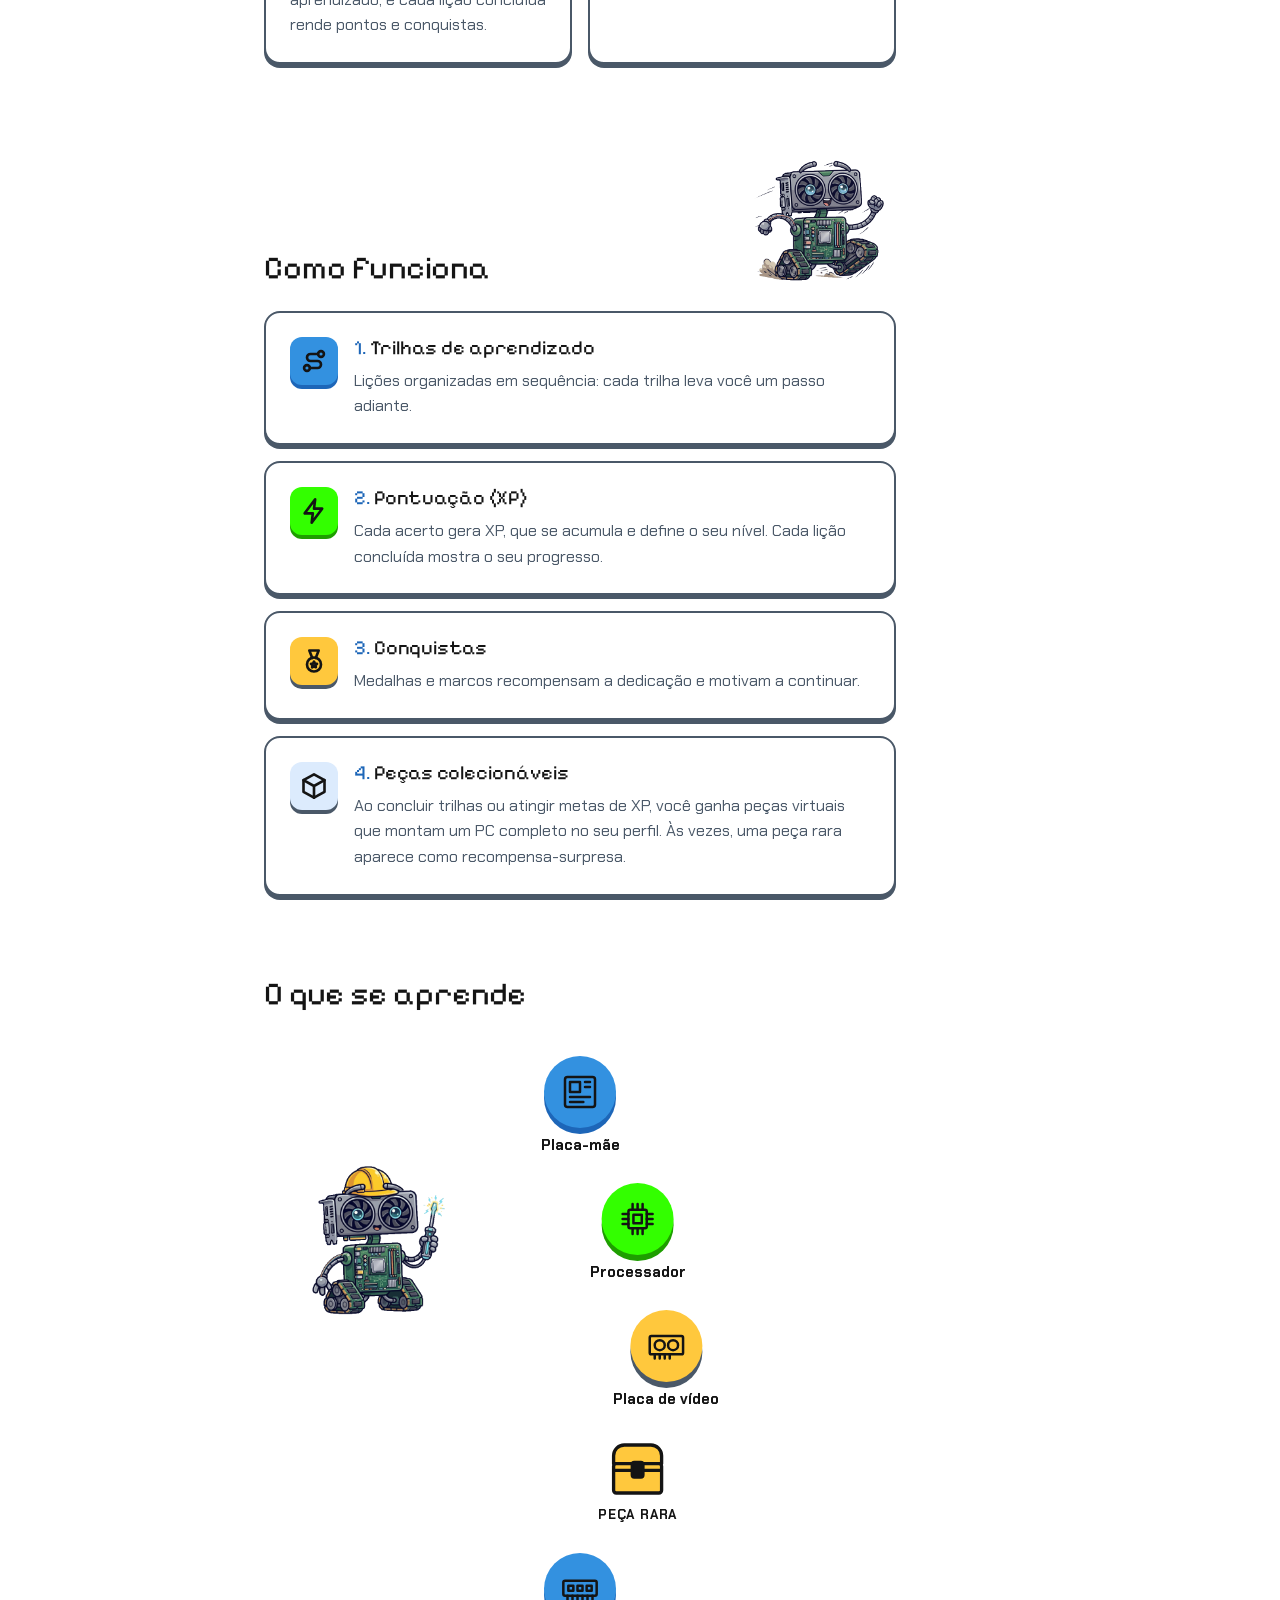
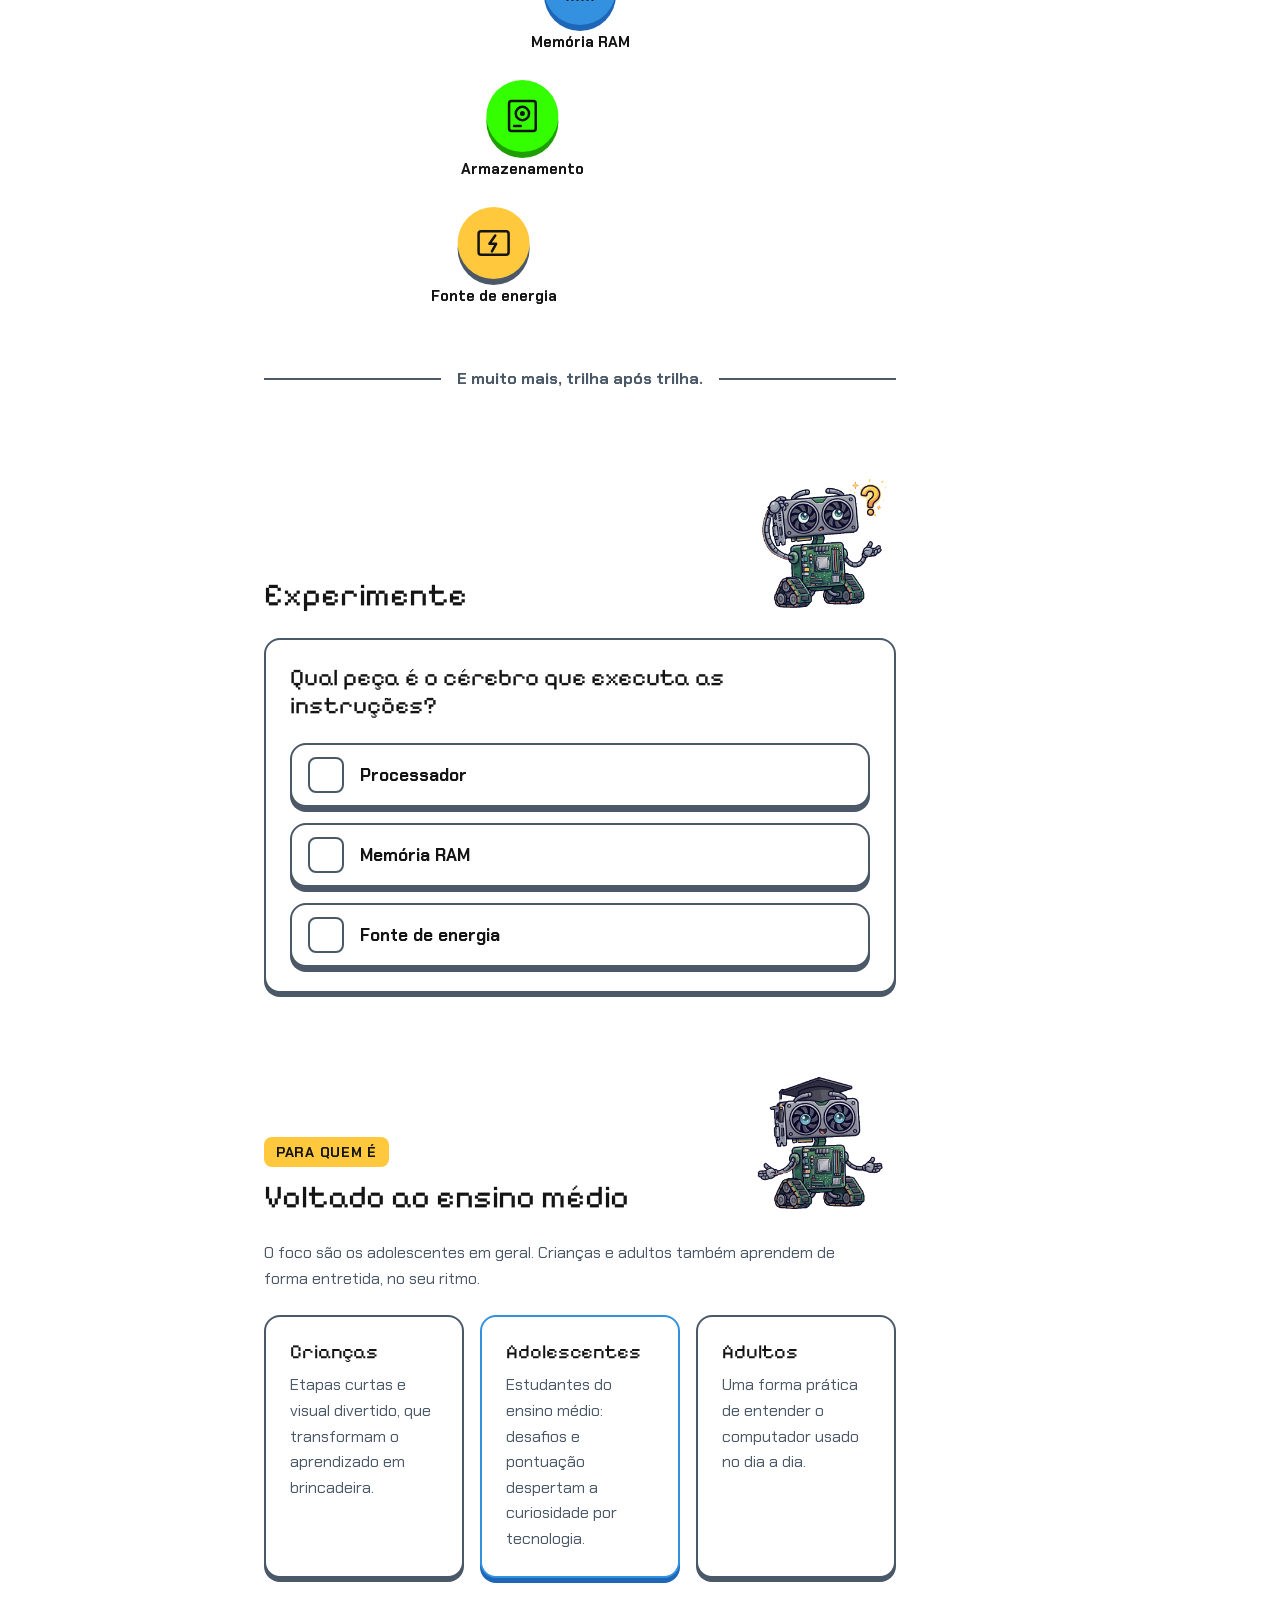
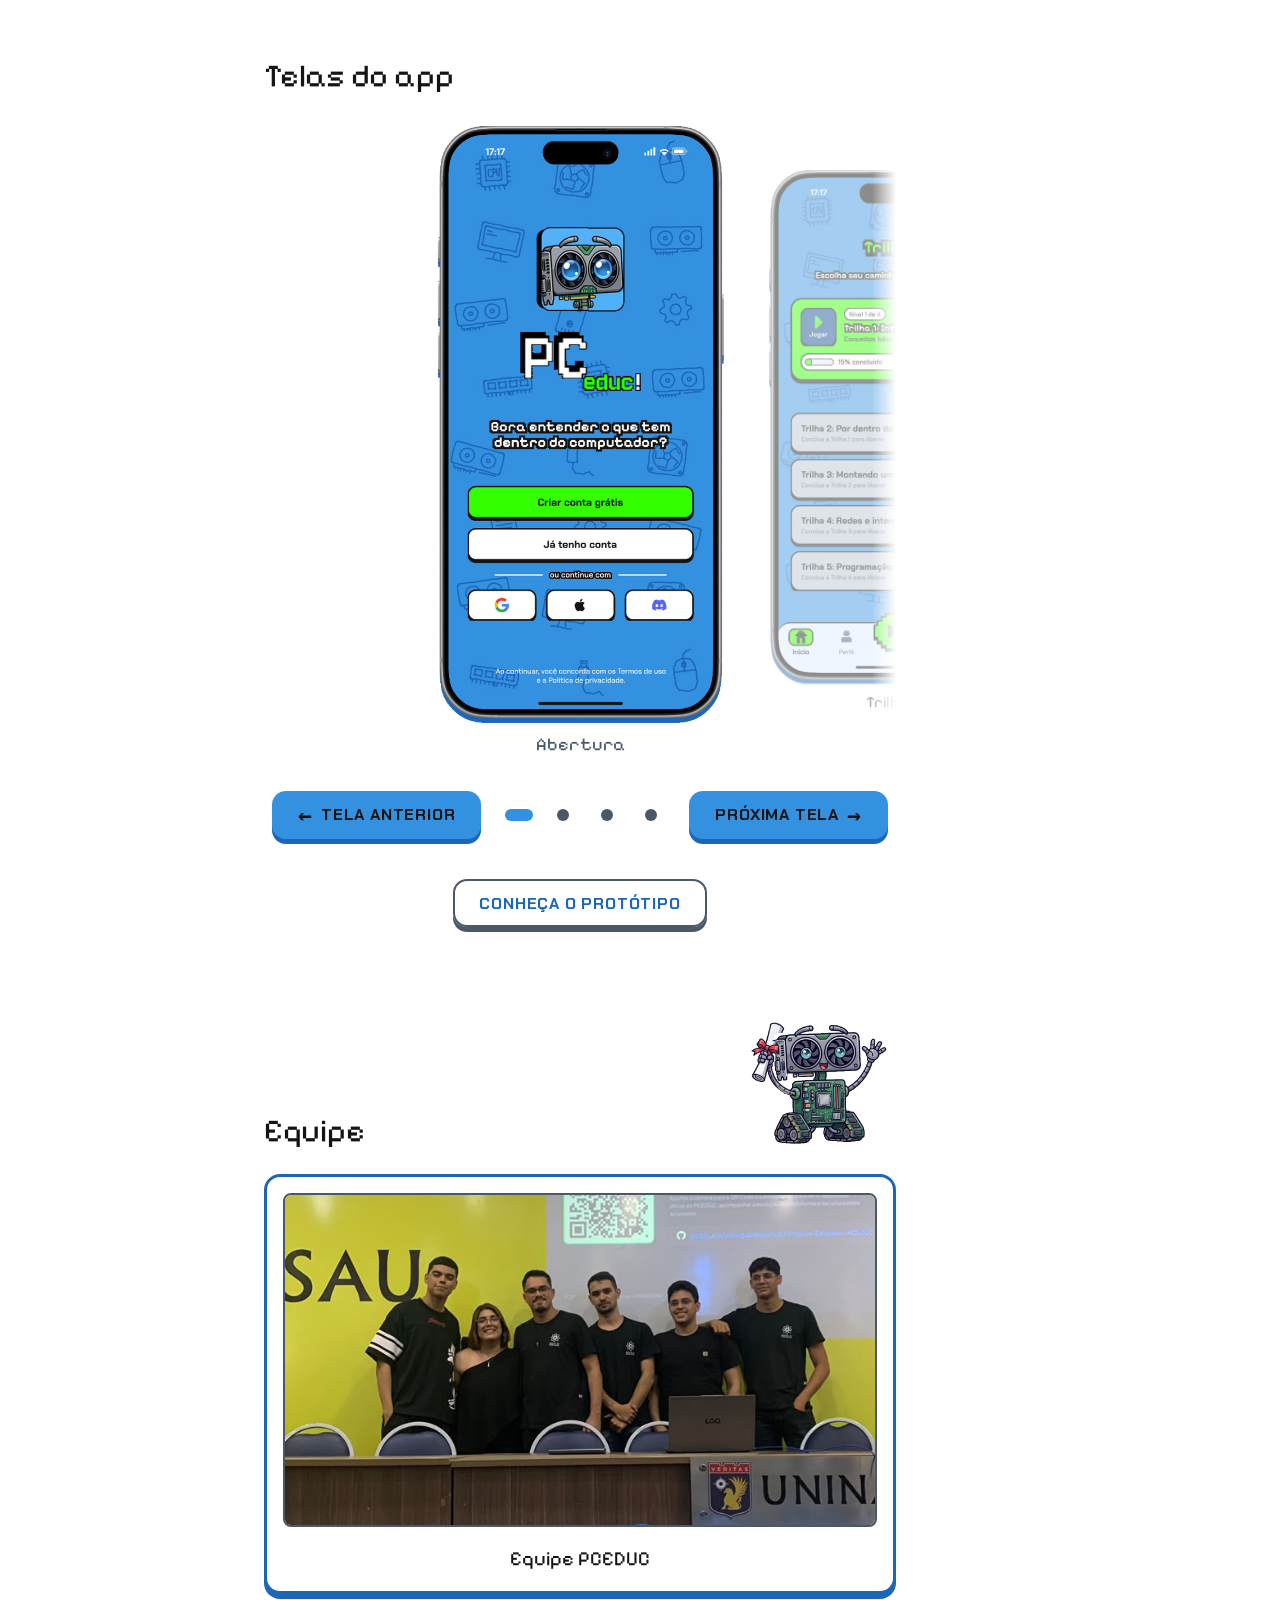
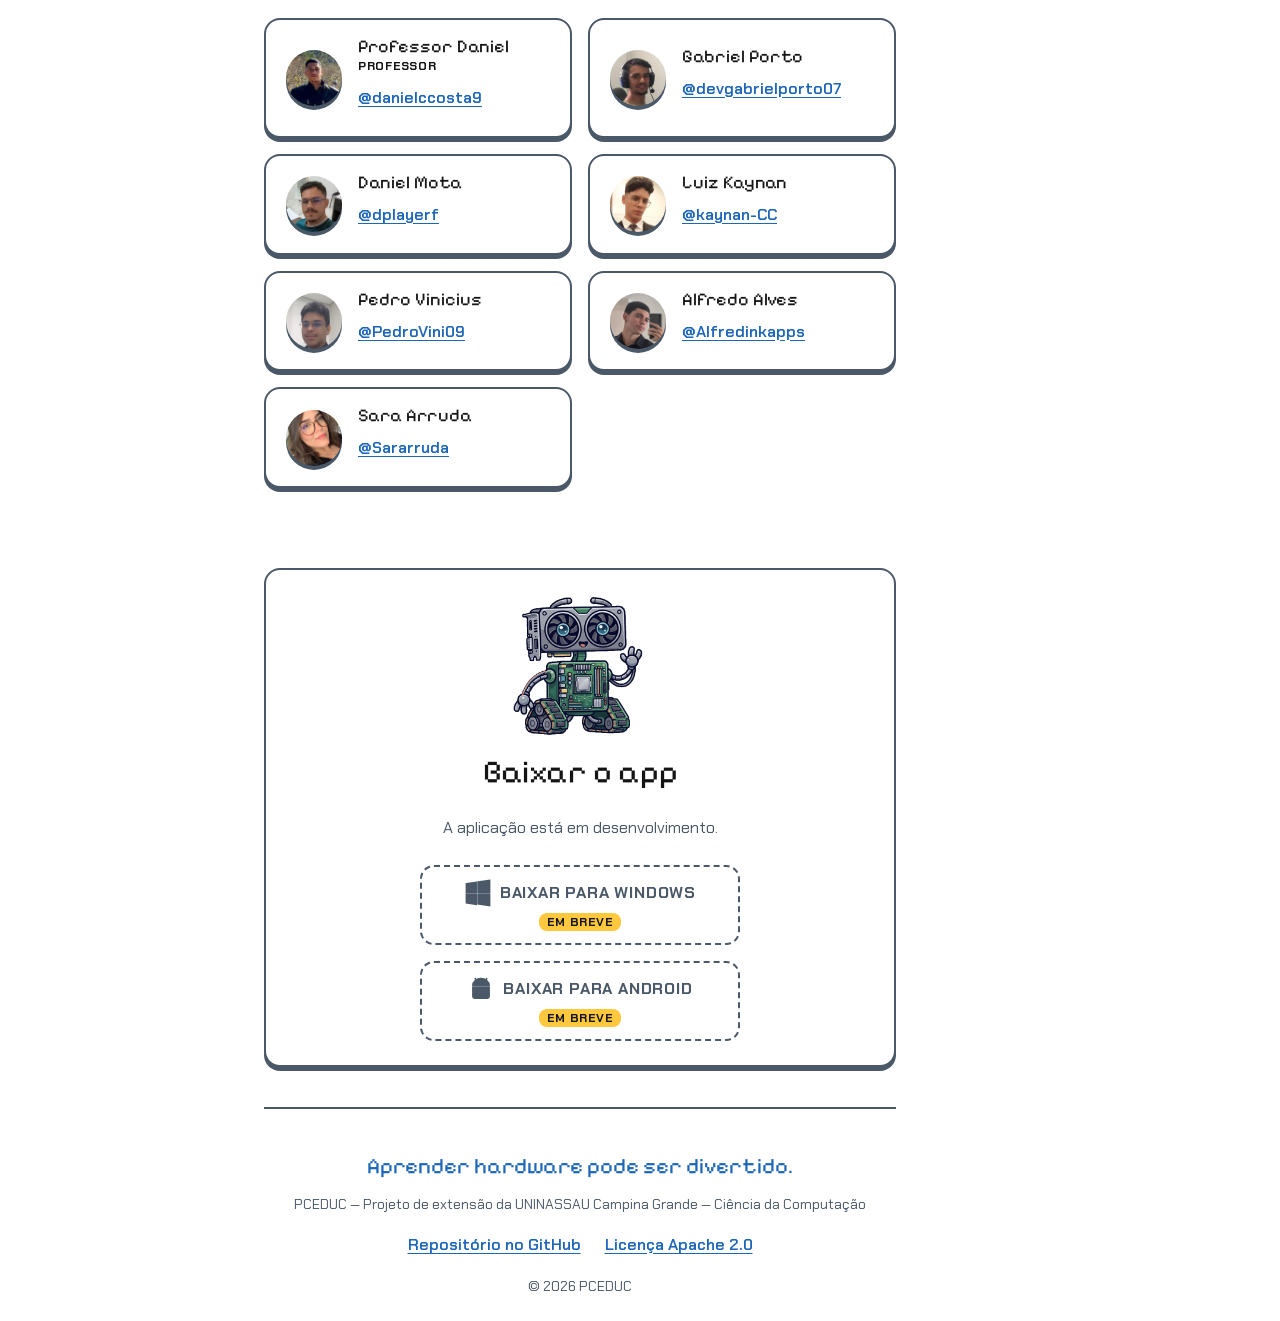
<file: site-apresentacao-pceduc/html/index.html>
<!DOCTYPE html>
<!--
  PCEDUC — site demonstrativo (página única, v2: HTML5 + CSS3 + JS puro).
  Layout inspirado em trilhas de apps de idiomas: menu lateral, trilha central e painel de missões.
  Textos vêm só do README, do pitch e do documento de requisitos (RN002).
-->
<html lang="pt-BR">
<head>
  <meta charset="utf-8">
  <!-- viewport-fit=cover: libera env(safe-area-inset-bottom) para a barra de abas no iOS -->
  <meta name="viewport" content="width=device-width, initial-scale=1, viewport-fit=cover">
  <title>PCEDUC — Aprenda hardware jogando</title>
  <meta name="description" content="PCEDUC: aplicativo educativo para aprender hardware jogando, com trilhas, pontos e conquistas. Projeto de extensão da UNINASSAU Campina Grande — Ciência da Computação.">
  <!-- Cor da barra do navegador: segue o sistema; o tema escolhido no botão sobrescreve (main.js) -->
  <meta name="theme-color" content="#141414" media="(prefers-color-scheme: dark)">
  <meta name="theme-color" content="#FFFFFF" media="(prefers-color-scheme: light)">

  <!-- Open Graph: og:image precisa de URL absoluta; aponta para o endereço padrão do GitHub Pages (DEC002) -->
  <meta property="og:type" content="website">
  <meta property="og:locale" content="pt_BR">
  <meta property="og:title" content="PCEDUC — Aprenda hardware jogando">
  <meta property="og:description" content="Trilhas, pontos e conquistas. Aplicativo educativo para crianças, adolescentes e adultos.">
  <meta property="og:image" content="https://devgabrielporto07.github.io/Projeto-Extensao-PCEDUC/assets/img/benchware.png">

  <link rel="icon" type="image/png" href="../assets/img/benchware.png">

  <!-- Fontes: Pixelify Sans (títulos) e Chakra Petch (textos) -->
  <link rel="preconnect" href="https://fonts.googleapis.com">
  <link rel="preconnect" href="https://fonts.gstatic.com" crossorigin>
  <link rel="stylesheet" href="https://fonts.googleapis.com/css2?family=Chakra+Petch:wght@400;600;700&family=Pixelify+Sans:wght@400&display=swap">

  <!--
    Tema salvo aplicado antes dos CSS para a página não piscar no tema errado.
    Inline de propósito (exceção à regra de PADROES §1); sem valor salvo, o CSS segue o sistema.
  -->
  <script>
    (function () {
      try {
        var tema = localStorage.getItem('pc-tema');
        if (tema !== 'claro' && tema !== 'escuro') {
          return;
        }
        document.documentElement.setAttribute('data-tema', tema);
        var cor = tema === 'claro' ? '#FFFFFF' : '#141414';
        document.querySelectorAll('meta[name="theme-color"]').forEach(function (meta) {
          meta.setAttribute('content', cor);
        });
      } catch (erro) {
        /* localStorage bloqueado (modo privado, política do navegador): segue o sistema */
      }
    })();
  </script>

  <link rel="stylesheet" href="../css/base.css">
  <link rel="stylesheet" href="../css/layout.css">
  <link rel="stylesheet" href="../css/components.css">
  <link rel="stylesheet" href="../css/galeria.css">
  <link rel="stylesheet" href="../css/trilha.css">
  <link rel="stylesheet" href="../css/mascote.css">
  <link rel="stylesheet" href="../css/quiz.css">

  <script src="../js/main.js" defer></script>
</head>
<body>
  <a class="pc-skip" href="#conteudo">Pular para o conteúdo</a>

  <!-- ===== Ícones (sprite SVG reaproveitado por <use>) ===== -->
  <svg class="pc-sprite" aria-hidden="true" focusable="false" xmlns="http://www.w3.org/2000/svg">
    <symbol id="i-inicio" viewBox="0 0 24 24"><path d="M3 11l9-7 9 7"/><path d="M5 10v10h5v-6h4v6h5V10"/></symbol>
    <symbol id="i-porque" viewBox="0 0 24 24"><circle cx="12" cy="12" r="9"/><path d="M9.5 9.5a2.5 2.5 0 1 1 3.5 2.3c-.7.3-1 .9-1 1.7v.5"/><path d="M12 17.5v.01"/></symbol>
    <symbol id="i-oque" viewBox="0 0 24 24"><path d="M9 18h6M10 21h4"/><path d="M12 3a6 6 0 0 0-3.5 10.9c.6.5 1 1.2 1 2.1h5c0-.9.4-1.6 1-2.1A6 6 0 0 0 12 3z"/></symbol>
    <symbol id="i-como" viewBox="0 0 24 24"><circle cx="12" cy="12" r="3.5"/><path d="M12 2v3M12 19v3M2 12h3M19 12h3M4.9 4.9L7 7M17 17l2.1 2.1M4.9 19.1L7 17M17 7l2.1-2.1"/></symbol>
    <symbol id="i-chip" viewBox="0 0 24 24"><rect x="6" y="6" width="12" height="12" rx="1"/><rect x="9.5" y="9.5" width="5" height="5"/><path d="M9 2v4M15 2v4M9 18v4M15 18v4M2 9h4M2 15h4M18 9h4M18 15h4"/></symbol>
    <symbol id="i-quem" viewBox="0 0 24 24"><path d="M2 9l10-5 10 5-10 5z"/><path d="M6 11v5c0 1.5 2.7 3 6 3s6-1.5 6-3v-5"/><path d="M22 9v6"/></symbol>
    <symbol id="i-telas" viewBox="0 0 24 24"><rect x="7" y="2" width="10" height="20" rx="2"/><path d="M11 18h2"/></symbol>
    <symbol id="i-equipe" viewBox="0 0 24 24"><circle cx="9" cy="8" r="3.5"/><path d="M2.5 20c0-3.6 2.9-6 6.5-6s6.5 2.4 6.5 6"/><circle cx="17" cy="9" r="2.5"/><path d="M17.5 14c2.5.3 4 2.3 4 5"/></symbol>
    <symbol id="i-baixar" viewBox="0 0 24 24"><path d="M12 3v12"/><path d="M7 10l5 5 5-5"/><path d="M4 20h16"/></symbol>
    <symbol id="i-trilha" viewBox="0 0 24 24"><circle cx="6" cy="18" r="2.5"/><circle cx="18" cy="6" r="2.5"/><path d="M8.5 18H15a3 3 0 0 0 0-6H9a3 3 0 0 1 0-6h6.5"/></symbol>
    <symbol id="i-xp" viewBox="0 0 24 24"><path d="M13 2L4 14h7l-1 8 9-12h-7z"/></symbol>
    <symbol id="i-medalha" viewBox="0 0 24 24"><circle cx="12" cy="15" r="6"/><path d="M8 3l2.5 6.5M16 3l-2.5 6.5M8 3h8"/><path d="M12 12.5l.8 1.7 1.8.2-1.3 1.2.3 1.8-1.6-.9-1.6.9.3-1.8-1.3-1.2 1.8-.2z"/></symbol>
    <symbol id="i-peca" viewBox="0 0 24 24"><path d="M12 2l9 5v10l-9 5-9-5V7z"/><path d="M3 7l9 5 9-5M12 12v10"/></symbol>
    <symbol id="i-experimente" viewBox="0 0 24 24"><rect x="3" y="4" width="18" height="16" rx="3"/><path d="M8 12l3 3 5-6"/></symbol>
    <symbol id="i-certo" viewBox="0 0 24 24"><path d="M5 12.5l4.5 4.5L19 7.5"/></symbol>
    <symbol id="i-errado" viewBox="0 0 24 24"><path d="M6 6l12 12M18 6L6 18"/></symbol>
    <symbol id="i-sol" viewBox="0 0 24 24"><circle cx="12" cy="12" r="4"/><path d="M12 2v2M12 20v2M4.9 4.9l1.4 1.4M17.7 17.7l1.4 1.4M2 12h2M20 12h2M4.9 19.1l1.4-1.4M17.7 6.3l1.4-1.4"/></symbol>
    <symbol id="i-lua" viewBox="0 0 24 24"><path d="M20.5 14.5A8.5 8.5 0 1 1 9.5 3.5a7 7 0 0 0 11 11z"/></symbol>
    <!-- Baú: o corpo herda fill (amarelo) do <svg>; a fechadura usa currentColor (preto) -->
    <symbol id="i-bau" viewBox="0 0 48 48"><path d="M6 20v-6a8 8 0 0 1 8-8h20a8 8 0 0 1 8 8v6z"/><rect x="6" y="20" width="36" height="22" rx="2"/><path d="M6 25h36"/><rect x="20" y="19" width="8" height="11" rx="1.5" fill="currentColor"/></symbol>
  </svg>

  <!-- ===== Menu lateral (desktop) / cabeçalho com logo (mobile) ===== -->
  <header class="pc-lateral">
    <a class="pc-logo" href="#topo"><img class="pc-logo__img" src="../assets/img/logo-mascote.png" alt="" width="424" height="408"><span class="pc-logo__texto">PCEDUC</span></a>
    <!-- Alternar tema: oculto sem JS (aí o site só segue o sistema); o main.js mostra e atualiza ícone e rótulo -->
    <button class="pc-tema" type="button" data-pc-tema hidden>
      <svg class="pc-icone" aria-hidden="true" focusable="false"><use href="#i-sol" data-pc-tema-icone/></svg>
      <span class="pc-sr" data-pc-tema-rotulo>Ativar tema claro</span>
    </button>
    <nav class="pc-lateral__nav" aria-label="Seções">
      <ul class="pc-lista-limpa pc-lateral__lista">
        <li><a class="pc-lateral__link" href="#topo"><svg class="pc-icone" aria-hidden="true" focusable="false"><use href="#i-inicio"/></svg><span class="pc-lateral__rotulo">Início</span></a></li>
        <li><a class="pc-lateral__link" href="#por-que"><svg class="pc-icone" aria-hidden="true" focusable="false"><use href="#i-porque"/></svg><span class="pc-lateral__rotulo">Por quê</span></a></li>
        <li><a class="pc-lateral__link" href="#o-que-e"><svg class="pc-icone" aria-hidden="true" focusable="false"><use href="#i-oque"/></svg><span class="pc-lateral__rotulo">O que é</span></a></li>
        <li><a class="pc-lateral__link" href="#como-funciona"><svg class="pc-icone" aria-hidden="true" focusable="false"><use href="#i-como"/></svg><span class="pc-lateral__rotulo">Como funciona</span></a></li>
        <li><a class="pc-lateral__link" href="#o-que-se-aprende"><svg class="pc-icone" aria-hidden="true" focusable="false"><use href="#i-chip"/></svg><span class="pc-lateral__rotulo">O que se aprende</span></a></li>
        <li><a class="pc-lateral__link" href="#experimente"><svg class="pc-icone" aria-hidden="true" focusable="false"><use href="#i-experimente"/></svg><span class="pc-lateral__rotulo">Experimente</span></a></li>
        <li><a class="pc-lateral__link" href="#para-quem"><svg class="pc-icone" aria-hidden="true" focusable="false"><use href="#i-quem"/></svg><span class="pc-lateral__rotulo">Para quem</span></a></li>
        <li><a class="pc-lateral__link" href="#telas"><svg class="pc-icone" aria-hidden="true" focusable="false"><use href="#i-telas"/></svg><span class="pc-lateral__rotulo">Telas</span></a></li>
        <li><a class="pc-lateral__link" href="#equipe"><svg class="pc-icone" aria-hidden="true" focusable="false"><use href="#i-equipe"/></svg><span class="pc-lateral__rotulo">Equipe</span></a></li>
        <li><a class="pc-lateral__link" href="#download"><svg class="pc-icone" aria-hidden="true" focusable="false"><use href="#i-baixar"/></svg><span class="pc-lateral__rotulo">Baixar</span></a></li>
      </ul>
    </nav>
  </header>

  <div class="pc-palco">
    <main class="pc-conteudo" id="conteudo">
      <!--
        Faixa da seção atual (só desktop). É decorativa e repete os títulos das seções,
        por isso fica fora da árvore de acessibilidade e não é anunciada a cada rolagem.
      -->
      <div class="pc-faixa" aria-hidden="true">
        <div class="pc-faixa__caixa">
          <span class="pc-faixa__numero" data-pc-faixa-numero>Seção 1</span>
          <span class="pc-faixa__nome" data-pc-faixa-nome>Início</span>
        </div>
      </div>

      <!-- ===== 1. Topo / hero (F001) ===== -->
      <section class="pc-secao pc-hero" id="topo" aria-labelledby="titulo-topo">
        <!-- DEC009: com movimento reduzido, mostra o quadro parado -->
        <picture>
          <source srcset="../assets/img/mascote/acenando.png" media="(prefers-reduced-motion: reduce)">
          <img class="pc-hero__mascote" src="../assets/img/mascote/acenando.gif" alt="Benchware, o mascote do PCEDUC, acenando" width="512" height="512">
        </picture>
        <h1 class="pc-hero__titulo" id="titulo-topo">Aprenda hardware jogando</h1>
        <p class="pc-hero__subtitulo">Trilhas, pontos e conquistas.</p>
        <p class="pc-hero__texto">O PCEDUC é um aplicativo educativo para crianças, adolescentes e adultos.</p>
        <div class="pc-hero__acoes">
          <a class="pc-btn pc-btn--verde pc-btn--grande" href="#download">Baixar o app</a>
          <a class="pc-btn pc-btn--contorno pc-btn--grande" href="#como-funciona">Como funciona</a>
        </div>
        <p class="pc-hero__instituicao">Projeto de extensão da UNINASSAU Campina Grande — Ciência da Computação</p>
      </section>

      <!-- ===== 2. Por que ensinar hardware? (F002) ===== -->
      <section class="pc-secao" id="por-que" aria-labelledby="titulo-por-que">
        <div class="pc-card pc-por-que pc-revelar">
          <span class="pc-mascote pc-mascote--centro"><picture><source srcset="../assets/img/mascote/sobrecarregado.png" media="(prefers-reduced-motion: reduce)"><img class="pc-mascote__img" src="../assets/img/mascote/sobrecarregado.gif" alt="" width="320" height="320" loading="lazy" decoding="async"></picture></span>
          <h2 class="pc-secao__titulo" id="titulo-por-que">Por que ensinar hardware?</h2>
          <p class="pc-por-que__destaque">Usamos computadores todos os dias, mas poucos sabem como eles funcionam por dentro.</p>
          <p class="pc-por-que__texto">O PCEDUC transforma essa <span class="pc-sublinhado">curiosidade em aprendizado</span>, passo a passo e sem complicação.</p>
        </div>
      </section>

      <!-- ===== 3. O que é o PCEDUC (F003) ===== -->
      <section class="pc-secao" id="o-que-e" aria-labelledby="titulo-o-que-e">
        <div class="pc-secao__cabeca">
          <h2 class="pc-secao__titulo" id="titulo-o-que-e">O que é o PCEDUC?</h2>
          <span class="pc-mascote"><picture><source srcset="../assets/img/mascote/jogando.png" media="(prefers-reduced-motion: reduce)"><img class="pc-mascote__img" src="../assets/img/mascote/jogando.gif" alt="" width="320" height="320" loading="lazy" decoding="async"></picture></span>
        </div>
        <div class="pc-grade pc-grade--2">
          <article class="pc-card pc-revelar">
            <h3 class="pc-card__titulo">Um app que ensina jogando</h3>
            <p class="pc-card__texto">Aplicativo no estilo do Duolingo: o conteúdo é dividido em trilhas de aprendizado, e cada lição concluída rende pontos e conquistas.</p>
          </article>
          <article class="pc-card pc-revelar">
            <h3 class="pc-card__titulo">Foco em hardware</h3>
            <p class="pc-card__texto">Explica o que cada componente do computador faz e como ele funciona, de forma simples e visual.</p>
          </article>
        </div>
      </section>

      <!-- ===== 4. Como funciona (F004) ===== -->
      <section class="pc-secao" id="como-funciona" aria-labelledby="titulo-como-funciona">
        <div class="pc-secao__cabeca">
          <h2 class="pc-secao__titulo" id="titulo-como-funciona">Como funciona</h2>
          <span class="pc-mascote"><picture><source srcset="../assets/img/mascote/correndo.png" media="(prefers-reduced-motion: reduce)"><img class="pc-mascote__img" src="../assets/img/mascote/correndo.gif" alt="" width="320" height="320" loading="lazy" decoding="async"></picture></span>
        </div>
        <!-- Lista ordenada: a sequência dos passos tem significado (trilha → XP → conquistas → peças) -->
        <ol class="pc-lista-limpa pc-passos">
          <li class="pc-card pc-passo pc-revelar">
            <span class="pc-selo-icone pc-selo-icone--azul" aria-hidden="true"><svg class="pc-icone"><use href="#i-trilha"/></svg></span>
            <div>
              <h3 class="pc-card__titulo"><span class="pc-passo__numero">1.</span> Trilhas de aprendizado</h3>
              <p class="pc-card__texto">Lições organizadas em sequência: cada trilha leva você um passo adiante.</p>
            </div>
          </li>
          <li class="pc-card pc-passo pc-revelar">
            <span class="pc-selo-icone pc-selo-icone--verde" aria-hidden="true"><svg class="pc-icone"><use href="#i-xp"/></svg></span>
            <div>
              <h3 class="pc-card__titulo"><span class="pc-passo__numero">2.</span> Pontuação (XP)</h3>
              <p class="pc-card__texto">Cada acerto gera XP, que se acumula e define o seu nível. Cada lição concluída mostra o seu progresso.</p>
            </div>
          </li>
          <li class="pc-card pc-passo pc-revelar">
            <span class="pc-selo-icone pc-selo-icone--amarelo" aria-hidden="true"><svg class="pc-icone"><use href="#i-medalha"/></svg></span>
            <div>
              <h3 class="pc-card__titulo"><span class="pc-passo__numero">3.</span> Conquistas</h3>
              <p class="pc-card__texto">Medalhas e marcos recompensam a dedicação e motivam a continuar.</p>
            </div>
          </li>
          <li class="pc-card pc-passo pc-revelar">
            <span class="pc-selo-icone pc-selo-icone--claro" aria-hidden="true"><svg class="pc-icone"><use href="#i-peca"/></svg></span>
            <div>
              <h3 class="pc-card__titulo"><span class="pc-passo__numero">4.</span> Peças colecionáveis</h3>
              <p class="pc-card__texto">Ao concluir trilhas ou atingir metas de XP, você ganha peças virtuais que montam um PC completo no seu perfil. Às vezes, uma peça rara aparece como recompensa-surpresa.</p>
            </div>
          </li>
        </ol>
      </section>

      <!--
        ===== Painel de missões =====
        No desktop vira a coluna direita fixa; no mobile aparece aqui, logo após "Como funciona".
        As barras enchem conforme a rolagem da página (cada missão = 1/4 do percurso).
      -->
      <aside class="pc-painel" id="missoes" aria-labelledby="titulo-missoes">
        <div class="pc-card pc-missoes">
          <h2 class="pc-missoes__titulo" id="titulo-missoes">Missões do PCEDUC</h2>
          <p class="pc-sr">As barras são ilustrativas e enchem conforme você rola a página.</p>
          <ol class="pc-lista-limpa pc-missoes__lista">
            <li class="pc-missao">
              <span class="pc-selo-icone pc-selo-icone--azul" aria-hidden="true"><svg class="pc-icone"><use href="#i-trilha"/></svg></span>
              <div class="pc-missao__corpo">
                <span class="pc-missao__titulo">Trilhas de aprendizado</span>
                <span class="pc-barra" aria-hidden="true"><span class="pc-barra__preenchimento" data-pc-barra></span></span>
              </div>
              <svg class="pc-missao__bau" aria-hidden="true" focusable="false"><use href="#i-bau"/></svg>
            </li>
            <li class="pc-missao">
              <span class="pc-selo-icone pc-selo-icone--verde" aria-hidden="true"><svg class="pc-icone"><use href="#i-xp"/></svg></span>
              <div class="pc-missao__corpo">
                <span class="pc-missao__titulo">Pontuação (XP)</span>
                <span class="pc-barra" aria-hidden="true"><span class="pc-barra__preenchimento" data-pc-barra></span></span>
              </div>
              <svg class="pc-missao__bau" aria-hidden="true" focusable="false"><use href="#i-bau"/></svg>
            </li>
            <li class="pc-missao">
              <span class="pc-selo-icone pc-selo-icone--amarelo" aria-hidden="true"><svg class="pc-icone"><use href="#i-medalha"/></svg></span>
              <div class="pc-missao__corpo">
                <span class="pc-missao__titulo">Conquistas</span>
                <span class="pc-barra" aria-hidden="true"><span class="pc-barra__preenchimento" data-pc-barra></span></span>
              </div>
              <svg class="pc-missao__bau" aria-hidden="true" focusable="false"><use href="#i-bau"/></svg>
            </li>
            <li class="pc-missao">
              <span class="pc-selo-icone pc-selo-icone--claro" aria-hidden="true"><svg class="pc-icone"><use href="#i-peca"/></svg></span>
              <div class="pc-missao__corpo">
                <span class="pc-missao__titulo">Peças colecionáveis</span>
                <span class="pc-barra" aria-hidden="true"><span class="pc-barra__preenchimento" data-pc-barra></span></span>
              </div>
              <svg class="pc-missao__bau" aria-hidden="true" focusable="false"><use href="#i-bau"/></svg>
            </li>
          </ol>
        </div>
        <!-- Links rápidos do painel (só desktop; no mobile o rodapé já traz os mesmos links) -->
        <ul class="pc-lista-limpa pc-painel__links">
          <li><a href="https://github.com/devgabrielporto07/Projeto-Extensao-PCEDUC" target="_blank" rel="noopener">Repositório<span class="pc-sr"> no GitHub (abre em nova aba)</span></a></li>
          <li><a href="https://github.com/devgabrielporto07/Projeto-Extensao-PCEDUC/blob/master/LICENSE" target="_blank" rel="noopener">Licença<span class="pc-sr"> Apache 2.0 (abre em nova aba)</span></a></li>
          <li><a href="https://www.figma.com/proto/Nds3cFqZtrh3N2oKh1um8q/Telas-PCEDUC?node-id=10-2&amp;t=ofcFB11myQ6Vvf07-1" target="_blank" rel="noopener">Protótipo<span class="pc-sr"> no Figma (abre em nova aba)</span></a></li>
        </ul>
      </aside>

      <!-- ===== 5. O que se aprende — trilha em zigue-zague (F005) ===== -->
      <section class="pc-secao" id="o-que-se-aprende" aria-labelledby="titulo-o-que-se-aprende">
        <h2 class="pc-secao__titulo" id="titulo-o-que-se-aprende">O que se aprende</h2>
        <!--
          Sem JS, cada balão (descrição) aparece aberto abaixo do seu nó, como uma lista.
          Com JS (classe "js" no <html>), o nó vira um botão que abre e fecha o balão.
        -->
        <div class="pc-trilha">
          <!-- A pose troca para "trofeu" enquanto o balão do baú estiver aberto (main.js) -->
          <span class="pc-mascote pc-trilha__mascote"><img class="pc-mascote__img" src="../assets/img/mascote/construindo.gif" alt="" width="320" height="320" loading="lazy" decoding="async" data-pc-mascote-trilha></span>
          <ol class="pc-lista-limpa pc-trilha__lista">
            <li class="pc-trilha__item pc-trilha__item--azul">
              <button class="pc-no" type="button" aria-expanded="false" aria-controls="pc-balao-1">
                <span class="pc-no__circulo" aria-hidden="true">
                  <svg viewBox="0 0 48 48" width="48" height="48" focusable="false"><rect x="6" y="6" width="36" height="36" rx="3"/><rect x="12" y="12" width="12" height="12"/><path d="M30 12h6M30 18h6M12 30h24M12 36h16"/></svg>
                </span>
                <span class="pc-no__rotulo">Placa-mãe</span>
              </button>
              <div class="pc-balao" id="pc-balao-1">
                <h3 class="pc-balao__titulo">Placa-mãe</h3>
                <p class="pc-balao__texto">Conecta e integra todos os componentes.</p>
              </div>
            </li>
            <li class="pc-trilha__item pc-trilha__item--verde">
              <button class="pc-no" type="button" aria-expanded="false" aria-controls="pc-balao-2">
                <span class="pc-no__circulo" aria-hidden="true">
                  <svg viewBox="0 0 48 48" width="48" height="48" focusable="false"><rect x="13" y="13" width="22" height="22" rx="2"/><rect x="19" y="19" width="10" height="10"/><path d="M18 6v7M24 6v7M30 6v7M18 35v7M24 35v7M30 35v7M6 18h7M6 24h7M6 30h7M35 18h7M35 24h7M35 30h7"/></svg>
                </span>
                <span class="pc-no__rotulo">Processador</span>
              </button>
              <div class="pc-balao" id="pc-balao-2">
                <h3 class="pc-balao__titulo">Processador</h3>
                <p class="pc-balao__texto">O cérebro que executa as instruções.</p>
              </div>
            </li>
            <li class="pc-trilha__item pc-trilha__item--amarelo">
              <button class="pc-no" type="button" aria-expanded="false" aria-controls="pc-balao-3">
                <span class="pc-no__circulo" aria-hidden="true">
                  <svg viewBox="0 0 48 48" width="48" height="48" focusable="false"><rect x="4" y="12" width="40" height="22" rx="2"/><circle cx="16" cy="23" r="6"/><circle cx="32" cy="23" r="6"/><path d="M10 34v5M16 34v5M22 34v5M28 34v5"/></svg>
                </span>
                <span class="pc-no__rotulo">Placa de vídeo</span>
              </button>
              <div class="pc-balao" id="pc-balao-3">
                <h3 class="pc-balao__titulo">Placa de vídeo</h3>
                <p class="pc-balao__texto">Gera as imagens exibidas na tela.</p>
              </div>
            </li>
            <!-- RF09: peça rara como recompensa-surpresa (baú); abre um balão como os nós -->
            <li class="pc-trilha__item pc-trilha__bau">
              <button class="pc-no pc-no--bau" type="button" aria-expanded="false" aria-controls="pc-balao-bau">
                <svg class="pc-bau" aria-hidden="true" focusable="false"><use href="#i-bau"/></svg>
                <span class="pc-bau__legenda">Peça rara</span>
              </button>
              <div class="pc-balao" id="pc-balao-bau">
                <h3 class="pc-balao__titulo">Peça rara</h3>
                <p class="pc-balao__texto">Às vezes, uma peça rara aparece como recompensa-surpresa.</p>
              </div>
            </li>
            <li class="pc-trilha__item pc-trilha__item--azul">
              <button class="pc-no" type="button" aria-expanded="false" aria-controls="pc-balao-4">
                <span class="pc-no__circulo" aria-hidden="true">
                  <svg viewBox="0 0 48 48" width="48" height="48" focusable="false"><rect x="4" y="14" width="40" height="18" rx="2"/><path d="M10 20h6v6h-6zM21 20h6v6h-6zM32 20h6v6h-6zM9 32v5M15 32v5M21 32v5M27 32v5M33 32v5M39 32v5"/></svg>
                </span>
                <span class="pc-no__rotulo">Memória RAM</span>
              </button>
              <div class="pc-balao" id="pc-balao-4">
                <h3 class="pc-balao__titulo">Memória RAM</h3>
                <p class="pc-balao__texto">Guarda os dados em uso no momento.</p>
              </div>
            </li>
            <li class="pc-trilha__item pc-trilha__item--verde">
              <button class="pc-no" type="button" aria-expanded="false" aria-controls="pc-balao-5">
                <span class="pc-no__circulo" aria-hidden="true">
                  <svg viewBox="0 0 48 48" width="48" height="48" focusable="false"><rect x="8" y="6" width="32" height="36" rx="3"/><circle cx="24" cy="21" r="8"/><circle cx="24" cy="21" r="1.5"/><path d="M14 36h8"/></svg>
                </span>
                <span class="pc-no__rotulo">Armazenamento</span>
              </button>
              <div class="pc-balao" id="pc-balao-5">
                <h3 class="pc-balao__titulo">Armazenamento</h3>
                <p class="pc-balao__texto">Mantém arquivos e programas salvos.</p>
              </div>
            </li>
            <li class="pc-trilha__item pc-trilha__item--amarelo">
              <button class="pc-no" type="button" aria-expanded="false" aria-controls="pc-balao-6">
                <span class="pc-no__circulo" aria-hidden="true">
                  <svg viewBox="0 0 48 48" width="48" height="48" focusable="false"><rect x="6" y="10" width="36" height="28" rx="3"/><path d="M26 15l-7 10h8l-5 9"/></svg>
                </span>
                <span class="pc-no__rotulo">Fonte de energia</span>
              </button>
              <div class="pc-balao" id="pc-balao-6">
                <h3 class="pc-balao__titulo">Fonte de energia</h3>
                <p class="pc-balao__texto">Fornece energia a cada peça.</p>
              </div>
            </li>
          </ol>
        </div>
        <p class="pc-divisor">E muito mais, trilha após trilha.</p>
      </section>

      <!-- ===== 6. Experimente — mini quiz no estilo de lição do app ===== -->
      <section class="pc-secao" id="experimente" aria-labelledby="titulo-experimente">
        <div class="pc-secao__cabeca">
          <h2 class="pc-secao__titulo" id="titulo-experimente">Experimente</h2>
          <!-- Poses: duvida (pergunta), trofeu (acerto), errado (erro) — trocadas pelo main.js -->
          <span class="pc-mascote"><img class="pc-mascote__img" src="../assets/img/mascote/duvida.gif" alt="" width="320" height="320" loading="lazy" decoding="async" data-pc-quiz-mascote></span>
        </div>
        <!--
          Sem JS: a pergunta e um <details> com a resposta (funciona em qualquer navegador).
          Com JS (configurarQuiz), o <details> some e as opções viram botões.
          Pergunta, resposta e explicação adaptadas do pitch: Processador = "O cérebro que executa as instruções."
        -->
        <div class="pc-card pc-quiz" data-pc-quiz>
          <h3 class="pc-quiz__pergunta" id="pc-quiz-pergunta">Qual peça é o cérebro que executa as instruções?</h3>
          <details class="pc-quiz__resposta" data-pc-quiz-estatico>
            <summary>Ver resposta</summary>
            <p><strong>Processador.</strong> O processador é o cérebro do computador: ele executa as instruções.</p>
          </details>
          <div class="pc-quiz__interativo" data-pc-quiz-interativo hidden>
            <div class="pc-quiz__opcoes" role="group" aria-labelledby="pc-quiz-pergunta">
              <button class="pc-quiz__opcao" type="button" data-pc-quiz-opcao="correta">
                <span class="pc-quiz__marca" aria-hidden="true"><svg class="pc-icone pc-quiz__icone pc-quiz__icone--certo" focusable="false"><use href="#i-certo"/></svg><svg class="pc-icone pc-quiz__icone pc-quiz__icone--errado" focusable="false"><use href="#i-errado"/></svg></span>
                <span class="pc-quiz__texto">Processador</span>
                <span class="pc-quiz__status" data-pc-quiz-status></span>
              </button>
              <button class="pc-quiz__opcao" type="button" data-pc-quiz-opcao>
                <span class="pc-quiz__marca" aria-hidden="true"><svg class="pc-icone pc-quiz__icone pc-quiz__icone--certo" focusable="false"><use href="#i-certo"/></svg><svg class="pc-icone pc-quiz__icone pc-quiz__icone--errado" focusable="false"><use href="#i-errado"/></svg></span>
                <span class="pc-quiz__texto">Memória RAM</span>
                <span class="pc-quiz__status" data-pc-quiz-status></span>
              </button>
              <button class="pc-quiz__opcao" type="button" data-pc-quiz-opcao>
                <span class="pc-quiz__marca" aria-hidden="true"><svg class="pc-icone pc-quiz__icone pc-quiz__icone--certo" focusable="false"><use href="#i-certo"/></svg><svg class="pc-icone pc-quiz__icone pc-quiz__icone--errado" focusable="false"><use href="#i-errado"/></svg></span>
                <span class="pc-quiz__texto">Fonte de energia</span>
                <span class="pc-quiz__status" data-pc-quiz-status></span>
              </button>
            </div>
            <!-- A região já existe vazia: o leitor de tela anuncia quando o texto muda -->
            <p class="pc-quiz__feedback" aria-live="polite" data-pc-quiz-feedback></p>
            <button class="pc-btn pc-btn--azul pc-quiz__tentar" type="button" data-pc-quiz-tentar hidden>Tentar de novo</button>
          </div>
        </div>
      </section>

      <!-- ===== 7. Para quem é (F006) ===== -->
      <section class="pc-secao" id="para-quem" aria-labelledby="titulo-para-quem">
        <div class="pc-secao__cabeca">
          <div>
            <p class="pc-selo">Para quem é</p>
            <h2 class="pc-secao__titulo" id="titulo-para-quem">Voltado ao ensino médio</h2>
          </div>
          <span class="pc-mascote"><picture><source srcset="../assets/img/mascote/formado.png" media="(prefers-reduced-motion: reduce)"><img class="pc-mascote__img" src="../assets/img/mascote/formado.gif" alt="" width="320" height="320" loading="lazy" decoding="async"></picture></span>
        </div>
        <p class="pc-secao__intro">O foco são os adolescentes em geral. Crianças e adultos também aprendem de forma entretida, no seu ritmo.</p>
        <ul class="pc-lista-limpa pc-grade pc-grade--3">
          <li class="pc-card pc-revelar">
            <h3 class="pc-card__titulo">Crianças</h3>
            <p class="pc-card__texto">Etapas curtas e visual divertido, que transformam o aprendizado em brincadeira.</p>
          </li>
          <li class="pc-card pc-card--destaque pc-revelar">
            <h3 class="pc-card__titulo">Adolescentes</h3>
            <p class="pc-card__texto">Estudantes do ensino médio: desafios e pontuação despertam a curiosidade por tecnologia.</p>
          </li>
          <li class="pc-card pc-revelar">
            <h3 class="pc-card__titulo">Adultos</h3>
            <p class="pc-card__texto">Uma forma prática de entender o computador usado no dia a dia.</p>
          </li>
        </ul>
      </section>

      <!-- ===== 8. Galeria de telas (F007) ===== -->
      <section class="pc-secao" id="telas" aria-labelledby="titulo-telas">
        <h2 class="pc-secao__titulo" id="titulo-telas">Telas do app</h2>
        <!--
          RN003/DEC007: as telas ficam no HTML (fonte única) para aparecerem mesmo sem JS: faixa com rolagem
          no celular e as 4 lado a lado no desktop. O main.js lê estes <figure> e só acrescenta os controles
          do carrossel; imagem que não carrega vira o reservado "Tela em breve".
          As PNG já trazem a moldura do iPhone. Como trocar/adicionar: assets/telas/README.md.
        -->
        <div class="pc-galeria" data-pc-galeria>
          <div class="pc-galeria__trilho" data-pc-galeria-trilho>
            <figure class="pc-galeria__slide">
              <img class="pc-galeria__img" src="../assets/telas/tela-01.png" alt="Tela de abertura: criar conta ou entrar no PCEDUC" width="540" height="1080" loading="lazy" decoding="async">
              <figcaption class="pc-galeria__legenda">Abertura</figcaption>
            </figure>
            <figure class="pc-galeria__slide">
              <img class="pc-galeria__img" src="../assets/telas/tela-02.png" alt="Tela de trilhas: escolha a trilha e acompanhe o progresso" width="540" height="1080" loading="lazy" decoding="async">
              <figcaption class="pc-galeria__legenda">Trilhas</figcaption>
            </figure>
            <figure class="pc-galeria__slide">
              <img class="pc-galeria__img" src="../assets/telas/tela-03.png" alt="Tela de pergunta: o Benchware faz uma pergunta de múltipla escolha" width="540" height="1080" loading="lazy" decoding="async">
              <figcaption class="pc-galeria__legenda">Pergunta</figcaption>
            </figure>
            <figure class="pc-galeria__slide">
              <img class="pc-galeria__img" src="../assets/telas/tela-04.png" alt="Tela de perfil: nível, XP, sequência e trilhas do aluno" width="540" height="1080" loading="lazy" decoding="async">
              <figcaption class="pc-galeria__legenda">Perfil</figcaption>
            </figure>
          </div>
        </div>
        <p class="pc-galeria__prototipo">
          <a class="pc-btn pc-btn--contorno" href="https://www.figma.com/proto/Nds3cFqZtrh3N2oKh1um8q/Telas-PCEDUC?node-id=10-2&amp;t=ofcFB11myQ6Vvf07-1" target="_blank" rel="noopener">Conheça o protótipo<span class="pc-sr"> (abre em nova aba)</span></a>
        </p>
      </section>

      <!-- ===== 9. Equipe (F008 / RN004: mesma ordem do README) ===== -->
      <section class="pc-secao" id="equipe" aria-labelledby="titulo-equipe">
        <div class="pc-secao__cabeca">
          <h2 class="pc-secao__titulo" id="titulo-equipe">Equipe</h2>
          <span class="pc-mascote"><picture><source srcset="../assets/img/mascote/diploma.png" media="(prefers-reduced-motion: reduce)"><img class="pc-mascote__img" src="../assets/img/mascote/diploma.gif" alt="" width="320" height="320" loading="lazy" decoding="async"></picture></span>
        </div>
        <!-- Moldura da foto da equipe toda: a foto é vertical e o recorte 16:9 foca nas pessoas (.pc-moldura__img) -->
        <figure class="pc-card pc-moldura pc-revelar">
          <div class="pc-moldura__quadro">
            <img class="pc-moldura__img" src="../assets/img/equipe/equipe.jpg" alt="Equipe do PCEDUC reunida em frente ao telão da apresentação" width="720" height="1280" loading="lazy" decoding="async">
          </div>
          <figcaption class="pc-moldura__legenda">Equipe PCEDUC</figcaption>
        </figure>
        <ul class="pc-lista-limpa pc-grade pc-grade--2 pc-equipe">
          <li class="pc-card pc-membro pc-revelar">
            <img class="pc-membro__avatar pc-membro__avatar--foto" src="../assets/img/equipe/professor-daniel.jpg" alt="" width="240" height="240" loading="lazy" decoding="async">
            <div class="pc-membro__dados">
              <h3 class="pc-card__titulo">Professor Daniel</h3>
              <p class="pc-membro__papel">Professor</p>
              <a class="pc-membro__link" href="https://github.com/danielccosta9" target="_blank" rel="noopener">@danielccosta9<span class="pc-sr"> no GitHub (abre em nova aba)</span></a>
            </div>
          </li>
          <li class="pc-card pc-membro pc-revelar">
            <img class="pc-membro__avatar pc-membro__avatar--foto" src="../assets/img/equipe/gabriel-porto.jpg" alt="" width="240" height="240" loading="lazy" decoding="async">
            <div class="pc-membro__dados">
              <h3 class="pc-card__titulo">Gabriel Porto</h3>
              <a class="pc-membro__link" href="https://github.com/devgabrielporto07" target="_blank" rel="noopener">@devgabrielporto07<span class="pc-sr"> no GitHub (abre em nova aba)</span></a>
            </div>
          </li>
          <li class="pc-card pc-membro pc-revelar">
            <img class="pc-membro__avatar pc-membro__avatar--foto" src="../assets/img/equipe/daniel-mota.jpg" alt="" width="240" height="240" loading="lazy" decoding="async">
            <div class="pc-membro__dados">
              <h3 class="pc-card__titulo">Daniel Mota</h3>
              <a class="pc-membro__link" href="https://github.com/dplayerf" target="_blank" rel="noopener">@dplayerf<span class="pc-sr"> no GitHub (abre em nova aba)</span></a>
            </div>
          </li>
          <li class="pc-card pc-membro pc-revelar">
            <img class="pc-membro__avatar pc-membro__avatar--foto" src="../assets/img/equipe/luiz-kaynan.jpg" alt="" width="240" height="240" loading="lazy" decoding="async">
            <div class="pc-membro__dados">
              <h3 class="pc-card__titulo">Luiz Kaynan</h3>
              <a class="pc-membro__link" href="https://github.com/kaynan-CC" target="_blank" rel="noopener">@kaynan-CC<span class="pc-sr"> no GitHub (abre em nova aba)</span></a>
            </div>
          </li>
          <li class="pc-card pc-membro pc-revelar">
            <img class="pc-membro__avatar pc-membro__avatar--foto" src="../assets/img/equipe/pedro-vinicius.jpg" alt="" width="240" height="240" loading="lazy" decoding="async">
            <div class="pc-membro__dados">
              <h3 class="pc-card__titulo">Pedro Vinicius</h3>
              <a class="pc-membro__link" href="https://github.com/PedroVini09" target="_blank" rel="noopener">@PedroVini09<span class="pc-sr"> no GitHub (abre em nova aba)</span></a>
            </div>
          </li>
          <li class="pc-card pc-membro pc-revelar">
            <img class="pc-membro__avatar pc-membro__avatar--foto" src="../assets/img/equipe/alfredo-alves.jpg" alt="" width="240" height="240" loading="lazy" decoding="async">
            <div class="pc-membro__dados">
              <h3 class="pc-card__titulo">Alfredo Alves</h3>
              <a class="pc-membro__link" href="https://github.com/Alfredinkapps" target="_blank" rel="noopener">@Alfredinkapps<span class="pc-sr"> no GitHub (abre em nova aba)</span></a>
            </div>
          </li>
          <li class="pc-card pc-membro pc-revelar">
            <img class="pc-membro__avatar pc-membro__avatar--foto" src="../assets/img/equipe/sara-arruda.jpg" alt="" width="240" height="240" loading="lazy" decoding="async">
            <div class="pc-membro__dados">
              <h3 class="pc-card__titulo">Sara Arruda</h3>
              <a class="pc-membro__link" href="https://github.com/Sararruda" target="_blank" rel="noopener">@Sararruda<span class="pc-sr"> no GitHub (abre em nova aba)</span></a>
            </div>
          </li>
        </ul>
      </section>

      <!-- ===== 10. Download (F009 / RN001) ===== -->
      <section class="pc-secao" id="download" aria-labelledby="titulo-download">
        <div class="pc-card pc-download pc-revelar">
          <span class="pc-mascote pc-mascote--centro"><picture><source srcset="../assets/img/mascote/acenando.png" media="(prefers-reduced-motion: reduce)"><img class="pc-mascote__img" src="../assets/img/mascote/acenando.gif" alt="" width="320" height="320" loading="lazy" decoding="async"></picture></span>
          <h2 class="pc-secao__titulo" id="titulo-download">Baixar o app</h2>
          <p class="pc-download__texto">A aplicação está em desenvolvimento.</p>
          <!--
            RN001: o estado inicial é "desativado" para que, sem JS, nenhum botão pareça funcionar.
            O main.js ativa o botão quando houver link https:// em LINKS_DOWNLOAD.
          -->
          <div class="pc-download__botoes">
            <a class="pc-btn pc-download__botao" data-pc-download="windows" aria-disabled="true" tabindex="-1">
              <svg class="pc-download__icone" viewBox="0 0 48 48" width="28" height="28" aria-hidden="true" focusable="false"><path d="M4 8l17-2.4V23H4zM24 5.2L44 2.4V23H24zM4 26h17v17.4L4 41zM24 26h20v19.6l-20-2.8z"/></svg>
              <span>Baixar para Windows</span>
              <span class="pc-download__selo" data-pc-download-selo>Em breve</span>
            </a>
            <a class="pc-btn pc-download__botao" data-pc-download="android" aria-disabled="true" tabindex="-1">
              <svg class="pc-download__icone" viewBox="0 0 48 48" width="28" height="28" aria-hidden="true" focusable="false"><path d="M10 21h28v16a3 3 0 0 1-3 3H13a3 3 0 0 1-3-3zM10 18a14 12 0 0 1 28 0zM14 6l4 6M34 6l-4 6"/></svg>
              <span>Baixar para Android</span>
              <span class="pc-download__selo" data-pc-download-selo>Em breve</span>
            </a>
          </div>
        </div>
      </section>
    </main>

    <!-- ===== Rodapé (F010) ===== -->
    <footer class="pc-rodape">
      <p class="pc-rodape__frase">Aprender hardware pode ser divertido.</p>
      <p class="pc-rodape__marca">PCEDUC — Projeto de extensão da UNINASSAU Campina Grande — Ciência da Computação</p>
      <ul class="pc-lista-limpa pc-rodape__links">
        <li><a href="https://github.com/devgabrielporto07/Projeto-Extensao-PCEDUC" target="_blank" rel="noopener">Repositório no GitHub<span class="pc-sr"> (abre em nova aba)</span></a></li>
        <li><a href="https://github.com/devgabrielporto07/Projeto-Extensao-PCEDUC/blob/master/LICENSE" target="_blank" rel="noopener">Licença Apache 2.0<span class="pc-sr"> (abre em nova aba)</span></a></li>
      </ul>
      <p class="pc-rodape__ano">© <span data-pc-ano>2026</span> PCEDUC</p>
    </footer>
  </div>

  <!-- ===== Barra de abas inferior (só mobile) ===== -->
  <nav class="pc-abas" aria-label="Atalhos">
    <ul class="pc-lista-limpa pc-abas__lista">
      <li><a class="pc-abas__link" href="#topo" data-pc-grupo="topo por-que o-que-e como-funciona missoes"><svg class="pc-icone" aria-hidden="true" focusable="false"><use href="#i-inicio"/></svg><span>Início</span></a></li>
      <li><a class="pc-abas__link" href="#o-que-se-aprende" data-pc-grupo="o-que-se-aprende experimente para-quem"><svg class="pc-icone" aria-hidden="true" focusable="false"><use href="#i-chip"/></svg><span>Aprender</span></a></li>
      <li><a class="pc-abas__link" href="#telas" data-pc-grupo="telas"><svg class="pc-icone" aria-hidden="true" focusable="false"><use href="#i-telas"/></svg><span>Telas</span></a></li>
      <li><a class="pc-abas__link" href="#equipe" data-pc-grupo="equipe"><svg class="pc-icone" aria-hidden="true" focusable="false"><use href="#i-equipe"/></svg><span>Equipe</span></a></li>
      <li><a class="pc-abas__link" href="#download" data-pc-grupo="download"><svg class="pc-icone" aria-hidden="true" focusable="false"><use href="#i-baixar"/></svg><span>Baixar</span></a></li>
    </ul>
  </nav>
</body>
</html>
</file>
<file: site/css/base.css>
/*
  PCEDUC — base.css
  Tokens da identidade visual (tema escuro padrão + tema claro), reset leve, tipografia, foco,
  skip link e movimento reduzido. Cores só da paleta oficial: use sempre os tokens, nunca o hex solto.
  Tema: segue o sistema (prefers-color-scheme); data-tema="claro"|"escuro" no <html> (botão) tem prioridade.
*/

/* ===== Tokens ===== */
:root {
  /* Paleta oficial */
  --pc-azul: #3391E0;
  --pc-azul-escuro: #1D66B8;
  --pc-azul-claro: #DCEBFD;
  --pc-verde: #33FF00;
  --pc-verde-escuro: #1E9E00;
  --pc-amarelo: #FFC83D;
  --pc-preto: #141414;
  --pc-cinza: #4A5868;
  --pc-branco: #FFFFFF;

  /* Papéis do tema escuro */
  --pc-fundo: var(--pc-preto);
  --pc-superficie: var(--pc-preto);
  --pc-borda: var(--pc-cinza);
  --pc-texto: var(--pc-branco);
  --pc-texto-suave: var(--pc-azul-claro);
  /* Azul com 12% de opacidade: destaque do item ativo. Com 12%, o rótulo azul ainda passa AA (4,7:1) */
  --pc-azul-translucido: rgb(51 145 224 / 0.12);

  /* Cores de destaque usadas como TEXTO: no claro viram tons que passam AA sobre branco */
  --pc-destaque-texto: var(--pc-azul);
  --pc-destaque-verde-texto: var(--pc-verde);
  --pc-destaque-amarelo-texto: var(--pc-amarelo);
  --pc-link-hover: var(--pc-azul-claro);
  /* Fundo do item ativo/hover do menu lateral e das abas */
  --pc-ativo-fundo: var(--pc-azul-translucido);
  /* Superfície que se destaca da página (moldura de celular) */
  --pc-superficie-alt: var(--pc-preto);
  /* Sombra sólida dos cartões: no escuro só a borda; no claro, sombra 3D cinza */
  --pc-sombra-superficie: none;
  /* Anel do nó aberto da trilha (no claro, o tom escuro de cada cor, para passar 3:1) */
  --pc-anel-azul: var(--pc-azul);
  --pc-anel-verde: var(--pc-verde);
  --pc-anel-amarelo: var(--pc-amarelo);

  /* Tipografia */
  --pc-fonte-titulo: "Pixelify Sans", "Courier New", monospace;
  --pc-fonte-texto: "Chakra Petch", "Segoe UI", system-ui, sans-serif;
  /* Pixelify Sans mais pesada fecha o "C" (vira "O") em tamanhos pequenos: títulos ficam em 400 */
  --pc-peso-titulo: 400;

  /* Espaços */
  --pc-espaco-1: 0.25rem;
  --pc-espaco-2: 0.5rem;
  --pc-espaco-3: 1rem;
  --pc-espaco-4: 1.5rem;
  --pc-espaco-5: 2.5rem;
  --pc-espaco-6: 4rem;

  /* Raios, contornos e sombras sólidas (sem desfoque, efeito "3D" de jogo) */
  --pc-raio: 1rem;
  --pc-raio-pequeno: 0.5rem;
  --pc-raio-total: 999px;
  --pc-contorno: 2px solid var(--pc-borda);
  --pc-profundidade: 5px;
  --pc-transicao: 180ms ease-out;
  --pc-foco: 3px solid var(--pc-amarelo);

  /* Medidas do layout */
  --pc-largura-centro: 41.25rem;
  --pc-largura-painel: 20rem;
  --pc-altura-abas: 4rem;

  color-scheme: dark;
}

/*
  ===== Tema claro =====
  Os tokens aparecem duas vezes porque o CSS não tem "ou" entre media query e atributo:
  1) sistema claro sem escolha "escuro" salva; 2) escolha "claro" feita no botão. Mantenha os dois iguais.
  Neon, amarelo e #3391E0 não passam como texto pequeno sobre branco: os --pc-destaque-*-texto
  trocam por #1D66B8 (5,76:1) ou #141414.
*/
@media (prefers-color-scheme: light) {
  :root:not([data-tema="escuro"]) {
    --pc-fundo: var(--pc-branco);
    --pc-superficie: var(--pc-branco);
    --pc-borda: var(--pc-cinza);
    --pc-texto: var(--pc-preto);
    --pc-texto-suave: var(--pc-cinza);
    --pc-destaque-texto: var(--pc-azul-escuro);
    --pc-destaque-verde-texto: var(--pc-azul-escuro);
    --pc-destaque-amarelo-texto: var(--pc-preto);
    --pc-link-hover: var(--pc-preto);
    --pc-ativo-fundo: var(--pc-azul-claro);
    --pc-superficie-alt: var(--pc-azul-claro);
    --pc-sombra-superficie: 0 4px 0 var(--pc-borda);
    --pc-anel-azul: var(--pc-azul-escuro);
    --pc-anel-verde: var(--pc-verde-escuro);
    --pc-anel-amarelo: var(--pc-cinza);
    --pc-foco: 3px solid var(--pc-azul-escuro);

    color-scheme: light;
  }
}

:root[data-tema="claro"] {
  --pc-fundo: var(--pc-branco);
  --pc-superficie: var(--pc-branco);
  --pc-borda: var(--pc-cinza);
  --pc-texto: var(--pc-preto);
  --pc-texto-suave: var(--pc-cinza);
  --pc-destaque-texto: var(--pc-azul-escuro);
  --pc-destaque-verde-texto: var(--pc-azul-escuro);
  --pc-destaque-amarelo-texto: var(--pc-preto);
  --pc-link-hover: var(--pc-preto);
  --pc-ativo-fundo: var(--pc-azul-claro);
  --pc-superficie-alt: var(--pc-azul-claro);
  --pc-sombra-superficie: 0 4px 0 var(--pc-borda);
  --pc-anel-azul: var(--pc-azul-escuro);
  --pc-anel-verde: var(--pc-verde-escuro);
  --pc-anel-amarelo: var(--pc-cinza);
  --pc-foco: 3px solid var(--pc-azul-escuro);

  color-scheme: light;
}

/* ===== Reset leve ===== */
*,
*::before,
*::after {
  box-sizing: border-box;
}

body,
h1,
h2,
h3,
p,
figure,
ul,
ol {
  margin: 0;
}

img,
svg {
  display: block;
  max-width: 100%;
}

img {
  height: auto;
}

button {
  font: inherit;
  color: inherit;
}

.pc-lista-limpa {
  list-style: none;
  padding: 0;
}

/* Sprite de ícones: precisa existir no DOM para o <use>, mas sem ocupar espaço */
.pc-sprite {
  position: absolute;
  width: 0;
  height: 0;
  overflow: hidden;
}

/* Ícones de traço (sprite 24×24) herdam a cor do texto */
.pc-icone {
  width: 1.5rem;
  height: 1.5rem;
  flex-shrink: 0;
  fill: none;
  stroke: currentColor;
  stroke-width: 2;
  stroke-linecap: round;
  stroke-linejoin: round;
}

/* ===== Tipografia ===== */
html {
  -webkit-text-size-adjust: 100%;
  text-size-adjust: 100%;
}

body {
  min-height: 100vh;
  background-color: var(--pc-fundo);
  color: var(--pc-texto);
  font-family: var(--pc-fonte-texto);
  font-size: 1rem;
  line-height: 1.6;
  overflow-x: clip; /* clip (e não hidden) para não quebrar o position: sticky */
}

h1,
h2,
h3 {
  font-family: var(--pc-fonte-titulo);
  font-weight: var(--pc-peso-titulo);
  line-height: 1.15;
  color: var(--pc-texto);
}

h1 {
  font-size: clamp(2rem, 1.4rem + 3vw, 3rem);
}

h2 {
  font-size: clamp(1.5rem, 1.2rem + 1.5vw, 2rem);
}

h3 {
  font-size: 1.25rem;
}

a {
  color: var(--pc-destaque-texto);
  text-underline-offset: 0.2em;
  transition: color var(--pc-transicao);
}

a:hover {
  color: var(--pc-link-hover);
}

/* ===== Foco visível (amarelo no escuro, azul escuro no claro) ===== */
:focus-visible {
  outline: var(--pc-foco);
  outline-offset: 3px;
}

/* ===== Acessibilidade: skip link e texto só para leitores de tela ===== */
.pc-skip {
  position: absolute;
  top: var(--pc-espaco-2);
  left: var(--pc-espaco-2);
  z-index: 100;
  padding: var(--pc-espaco-2) var(--pc-espaco-3);
  background-color: var(--pc-amarelo);
  color: var(--pc-preto);
  font-weight: 700;
  border-radius: var(--pc-raio-pequeno);
  transform: translateY(-200%);
}

.pc-skip:focus {
  transform: none;
  color: var(--pc-preto);
}

.pc-sr {
  position: absolute !important;
  width: 1px;
  height: 1px;
  padding: 0;
  margin: -1px;
  overflow: hidden;
  clip: rect(0 0 0 0);
  white-space: nowrap;
  border: 0;
}

/* ===== Troca de tema: cores com transição só durante a troca (classe posta pelo main.js) ===== */
@media (prefers-reduced-motion: no-preference) {
  .pc-tema-trocando *,
  .pc-tema-trocando *::before,
  .pc-tema-trocando *::after {
    transition: background-color 300ms ease-out, color 300ms ease-out, border-color 300ms ease-out,
      box-shadow 300ms ease-out, fill 300ms ease-out, stroke 300ms ease-out !important;
  }
}

/* ===== Rolagem suave só para quem não pediu menos movimento ===== */
@media (prefers-reduced-motion: no-preference) {
  html {
    scroll-behavior: smooth;
  }
}

/* ===== Movimento reduzido: desliga transições e animações ===== */
@media (prefers-reduced-motion: reduce) {
  *,
  *::before,
  *::after {
    animation-duration: 0.01ms !important;
    animation-iteration-count: 1 !important;
    transition-duration: 0.01ms !important;
    scroll-behavior: auto !important;
  }
}
</file>
<file: site/css/layout.css>
/*
  PCEDUC — layout.css
  Estrutura da página e painel de missões: mobile-first em coluna única com barra de abas;
  a partir de 1024px, três colunas (menu lateral, conteúdo central e painel de missões).
*/

/* ===== Cabeçalho (mobile): só o logo ===== */
.pc-lateral {
  display: flex;
  align-items: center;
  padding: var(--pc-espaco-2) var(--pc-espaco-3);
  border-bottom: var(--pc-contorno);
}

.pc-logo {
  display: inline-flex;
  align-items: center;
  gap: var(--pc-espaco-2);
  min-height: 2.75rem;
  font-family: var(--pc-fonte-titulo);
  font-size: 1.75rem;
  font-weight: var(--pc-peso-titulo);
  letter-spacing: 0.04em;
  color: var(--pc-destaque-verde-texto);
  text-decoration: none;
}

.pc-logo:hover {
  color: var(--pc-destaque-verde-texto);
}

/* Ícone do mascote ao lado do nome (decorativo: o texto "PCEDUC" já nomeia o link) */
.pc-logo__img {
  flex-shrink: 0;
  width: auto;
  height: 2.5rem;
}

/* ===== Botão de alternar tema (mobile: à direita do logo) ===== */
.pc-tema {
  display: inline-flex;
  flex-shrink: 0;
  align-items: center;
  justify-content: center;
  width: 2.75rem;
  height: 2.75rem;
  margin-left: auto;
  padding: 0;
  color: var(--pc-texto);
  background-color: var(--pc-superficie);
  border: var(--pc-contorno);
  border-radius: 0.75rem;
  box-shadow: 0 4px 0 var(--pc-borda);
  cursor: pointer;
  transition: transform var(--pc-transicao), box-shadow var(--pc-transicao), border-color var(--pc-transicao), color var(--pc-transicao);
}

/* O display acima venceria o atributo hidden: sem JS o botão precisa sumir */
.pc-tema[hidden] {
  display: none;
}

.pc-tema:hover {
  color: var(--pc-destaque-texto);
  border-color: var(--pc-destaque-texto);
}

.pc-tema:active {
  transform: translateY(4px);
  box-shadow: 0 0 0 transparent;
}

/* O menu lateral só aparece no desktop; no mobile a navegação é a barra de abas */
.pc-lateral__nav {
  display: none;
}

/* ===== Palco: coluna central (e painel no desktop) ===== */
.pc-palco {
  width: 100%;
  max-width: calc(var(--pc-largura-centro) + 2 * var(--pc-espaco-3));
  margin-inline: auto;
  padding-inline: var(--pc-espaco-3);
}

/* Faixa da seção atual: só no desktop (no mobile ocuparia espaço útil demais) */
.pc-faixa {
  display: none;
}

/* Links rápidos do painel: no mobile o rodapé já traz os mesmos links */
.pc-painel__links {
  display: none;
}

.pc-painel {
  padding-block: var(--pc-espaco-3) var(--pc-espaco-5);
}

/* ===== Barra de abas inferior (mobile) ===== */
/* Reserva espaço para a barra fixa não cobrir o fim da página */
body {
  padding-bottom: calc(var(--pc-altura-abas) + env(safe-area-inset-bottom, 0px));
}

.pc-abas {
  position: fixed;
  right: 0;
  bottom: 0;
  left: 0;
  z-index: 50;
  padding-bottom: env(safe-area-inset-bottom, 0px);
  background-color: var(--pc-fundo);
  border-top: var(--pc-contorno);
}

.pc-abas__lista {
  display: grid;
  grid-template-columns: repeat(5, minmax(0, 1fr));
}

.pc-abas__link {
  display: flex;
  flex-direction: column;
  align-items: center;
  justify-content: center;
  gap: 0.125rem;
  min-height: var(--pc-altura-abas);
  padding: var(--pc-espaco-1) 0.125rem;
  color: var(--pc-texto-suave);
  font-size: 0.6875rem;
  font-weight: 700;
  letter-spacing: 0.03em;
  text-transform: uppercase;
  text-decoration: none;
  transition: color var(--pc-transicao), background-color var(--pc-transicao);
}

.pc-abas__link:hover {
  color: var(--pc-texto);
}

/* Item ativo: cor azul + traço no topo (não depende só da cor) */
.pc-abas__link[aria-current="true"] {
  color: var(--pc-destaque-texto);
  background-color: var(--pc-ativo-fundo);
  box-shadow: inset 0 3px 0 var(--pc-destaque-texto);
}

.pc-abas__link:focus-visible {
  outline-offset: -3px;
}

/* ===== Desktop: três colunas ===== */
@media (min-width: 1024px) {
  /* A faixa fixa cobre o topo: âncoras param abaixo dela */
  html {
    scroll-padding-top: 7rem;
  }

  body {
    display: grid;
    grid-template-columns: 5.5rem minmax(0, 1fr);
    padding-bottom: 0;
  }

  .pc-abas {
    display: none;
  }

  /* Menu lateral fixo na altura da tela */
  .pc-lateral {
    position: sticky;
    top: 0;
    flex-direction: column;
    align-items: stretch;
    gap: var(--pc-espaco-4);
    height: 100vh;
    height: 100dvh;
    padding: var(--pc-espaco-4) var(--pc-espaco-2);
    overflow-y: auto;
    border-bottom: 0;
    border-right: var(--pc-contorno);
  }

  /* Coluna estreita: ícone em cima, nome embaixo */
  .pc-logo {
    flex-direction: column;
    justify-content: center;
    gap: var(--pc-espaco-1);
    font-size: 1rem;
  }

  /* No menu lateral o botão fica abaixo do logo, centralizado na coluna de ícones */
  .pc-tema {
    align-self: center;
    margin-left: 0;
  }

  .pc-lateral__nav {
    display: block;
  }

  .pc-lateral__lista {
    display: flex;
    flex-direction: column;
    gap: var(--pc-espaco-1);
  }

  .pc-lateral__link {
    display: flex;
    align-items: center;
    justify-content: center;
    gap: 0.875rem;
    min-height: 3rem;
    padding: var(--pc-espaco-2) 0.75rem;
    border: 2px solid transparent;
    border-radius: 0.75rem;
    color: var(--pc-texto-suave);
    font-size: 0.875rem;
    font-weight: 700;
    letter-spacing: 0.05em;
    text-transform: uppercase;
    text-decoration: none;
    transition: background-color var(--pc-transicao), border-color var(--pc-transicao), color var(--pc-transicao);
  }

  .pc-lateral__link:hover {
    color: var(--pc-texto);
    background-color: var(--pc-ativo-fundo);
  }

  .pc-lateral__link[aria-current="true"] {
    color: var(--pc-destaque-texto);
    background-color: var(--pc-ativo-fundo);
    border-color: var(--pc-destaque-texto);
  }

  /* 1024–1279px: menu só com ícones; o rótulo continua acessível aos leitores de tela */
  .pc-lateral__rotulo {
    position: absolute;
    width: 1px;
    height: 1px;
    overflow: hidden;
    clip: rect(0 0 0 0);
    white-space: nowrap;
  }

  /* Palco em duas colunas: conteúdo + painel de missões */
  .pc-palco {
    display: grid;
    grid-template-columns: minmax(0, 1fr) var(--pc-largura-painel);
    column-gap: var(--pc-espaco-5);
    align-items: start;
    max-width: calc(var(--pc-largura-centro) + var(--pc-largura-painel) + var(--pc-espaco-5) + 2 * var(--pc-espaco-4));
    padding-inline: var(--pc-espaco-4);
  }

  /*
    O <main> repete a grade do palco para que o painel (que no HTML fica logo após
    "Como funciona", ordem certa no mobile) ocupe a coluna direita em todas as linhas.
  */
  .pc-conteudo {
    grid-column: 1 / -1;
    display: grid;
    grid-template-columns: minmax(0, 1fr) var(--pc-largura-painel);
    /* Uma linha por filho do <main> fora o painel (faixa + 10 seções): o painel cobre todas com 1 / -1 */
    grid-template-rows: repeat(11, auto);
    column-gap: var(--pc-espaco-5);
    align-items: start;
  }

  .pc-conteudo > * {
    grid-column: 1;
  }

  .pc-painel {
    grid-column: 2;
    grid-row: 1 / -1;
    position: sticky;
    top: var(--pc-espaco-3);
    padding-block: var(--pc-espaco-4) 0;
  }

  .pc-painel__links {
    display: flex;
  }

  .pc-rodape {
    grid-column: 1;
  }

  /*
    Faixa da seção atual, presa ao topo da coluna central. O invólucro tem o fundo da página
    e cobre o vão acima da caixa azul (incluindo os cantos arredondados) durante a rolagem.
  */
  .pc-faixa {
    position: sticky;
    top: 0;
    z-index: 20;
    display: block;
    margin-top: var(--pc-espaco-2);
    padding-top: var(--pc-espaco-3);
    background-color: var(--pc-fundo);
  }

  .pc-faixa__caixa {
    display: flex;
    flex-direction: column;
    gap: 0.125rem;
    padding: var(--pc-espaco-3) var(--pc-espaco-4);
    background-color: var(--pc-azul-escuro);
    border-radius: var(--pc-raio);
  }

  .pc-faixa__numero {
    color: var(--pc-azul-claro);
    font-size: 0.8125rem;
    font-weight: 700;
    letter-spacing: 0.08em;
    text-transform: uppercase;
  }

  .pc-faixa__nome {
    color: var(--pc-branco);
    font-family: var(--pc-fonte-titulo);
    font-size: 1.375rem;
    font-weight: var(--pc-peso-titulo);
    line-height: 1.2;
  }
}

/* ===== Desktop largo: menu com rótulos ===== */
@media (min-width: 1280px) {
  body {
    grid-template-columns: 15rem minmax(0, 1fr);
  }

  .pc-lateral {
    padding-inline: var(--pc-espaco-3);
  }

  .pc-logo {
    flex-direction: row;
    justify-content: flex-start;
    gap: var(--pc-espaco-2);
    padding-inline: var(--pc-espaco-3);
    font-size: 1.875rem;
  }

  /* Alinhado ao início do logo e dos itens do menu */
  .pc-tema {
    align-self: flex-start;
    margin-left: var(--pc-espaco-3);
  }

  .pc-lateral__link {
    justify-content: flex-start;
    padding-inline: var(--pc-espaco-3);
  }

  .pc-lateral__rotulo {
    position: static;
    width: auto;
    height: auto;
    overflow: visible;
    clip: auto;
  }
}

/* ===== Painel direito: missões do PCEDUC (no mobile, bloco normal após "Como funciona") ===== */
.pc-missoes {
  padding: 1.25rem;
}

.pc-missoes__titulo {
  margin-bottom: 1.25rem;
  font-size: 1.25rem;
}

.pc-missoes__lista {
  display: grid;
  gap: 1.25rem;
}

.pc-missao {
  display: flex;
  align-items: center;
  gap: 0.875rem;
}

.pc-missao .pc-selo-icone {
  width: 2.5rem;
  height: 2.5rem;
}

.pc-missao .pc-selo-icone .pc-icone {
  width: 1.5rem;
  height: 1.5rem;
}

.pc-missao__corpo {
  display: grid;
  flex: 1;
  gap: 0.375rem;
  min-width: 0;
}

.pc-missao__titulo {
  font-size: 0.9375rem;
  font-weight: 700;
  line-height: 1.3;
}

.pc-barra {
  display: block;
  height: 0.875rem;
  overflow: hidden;
  background-color: var(--pc-borda);
  border-radius: var(--pc-raio-total);
}

/* O JS define --pc-progresso (0 a 1); scaleX evita recalcular o layout a cada rolagem */
.pc-barra__preenchimento {
  display: block;
  height: 100%;
  background-color: var(--pc-amarelo);
  border-radius: var(--pc-raio-total);
  transform: scaleX(var(--pc-progresso, 0));
  transform-origin: left center;
  transition: transform 300ms ease-out;
}

.pc-missao__bau,
.pc-bau {
  flex-shrink: 0;
  fill: var(--pc-amarelo);
  color: var(--pc-preto);
  stroke: var(--pc-preto);
  stroke-width: 2.5;
  stroke-linejoin: round;
}

.pc-missao__bau {
  width: 2rem;
  height: 2rem;
}

.pc-painel__links {
  flex-wrap: wrap;
  justify-content: center;
  gap: 0 var(--pc-espaco-3);
  margin-top: var(--pc-espaco-3);
}

.pc-painel__links a {
  display: inline-flex;
  align-items: center;
  min-height: 2.75rem;
  padding-inline: var(--pc-espaco-1);
  color: var(--pc-texto-suave);
  font-size: 0.75rem;
  font-weight: 700;
  letter-spacing: 0.06em;
  text-transform: uppercase;
  text-decoration: none;
}

.pc-painel__links a:hover {
  color: var(--pc-destaque-texto);
}
</file>
<file: site/css/components.css>
/*
  PCEDUC — components.css
  Componentes pc-*: seções, botões 3D, cartões, selos de ícone, passos,
  equipe, download, rodapé e animações de entrada. A galeria de telas fica em galeria.css.
*/

/* ===== Seções ===== */
.pc-secao {
  padding-block: var(--pc-espaco-5);
}

.pc-secao__titulo {
  margin-bottom: var(--pc-espaco-4);
}

.pc-secao__intro {
  max-width: 60ch;
  margin-bottom: var(--pc-espaco-4);
  color: var(--pc-texto-suave);
}

.pc-selo {
  display: inline-block;
  margin-bottom: 0.75rem;
  padding: var(--pc-espaco-1) 0.75rem;
  background-color: var(--pc-amarelo);
  color: var(--pc-preto);
  font-size: 0.875rem;
  font-weight: 700;
  letter-spacing: 0.05em;
  text-transform: uppercase;
  border-radius: var(--pc-raio-pequeno);
}

.pc-grade {
  display: grid;
  gap: var(--pc-espaco-3);
}

/* auto-fit: as colunas se ajustam à largura disponível sem media queries */
.pc-grade--2 {
  grid-template-columns: repeat(auto-fit, minmax(min(100%, 16rem), 1fr));
}

.pc-grade--3 {
  grid-template-columns: repeat(auto-fit, minmax(min(100%, 10.5rem), 1fr));
}

/* ===== Cartões ===== */
.pc-card {
  padding: var(--pc-espaco-4);
  background-color: var(--pc-superficie);
  border: var(--pc-contorno);
  border-radius: var(--pc-raio);
  box-shadow: var(--pc-sombra-superficie);
}

.pc-card__titulo {
  margin-bottom: var(--pc-espaco-2);
}

.pc-card__texto {
  color: var(--pc-texto-suave);
}

.pc-card--destaque {
  border-color: var(--pc-azul);
  box-shadow: 0 var(--pc-profundidade) 0 var(--pc-azul-escuro);
}

/* ===== Botões "3D": sombra sólida embaixo que some no :active (o botão afunda) ===== */
.pc-btn {
  display: inline-flex;
  align-items: center;
  justify-content: center;
  gap: var(--pc-espaco-2);
  min-height: 3rem;
  padding: 0.75rem var(--pc-espaco-4);
  border: 2px solid transparent;
  border-radius: 0.875rem;
  font-family: var(--pc-fonte-texto);
  font-size: 1rem;
  font-weight: 700;
  line-height: 1.2;
  letter-spacing: 0.05em;
  text-align: center;
  text-transform: uppercase;
  text-decoration: none;
  cursor: pointer;
  transition: transform var(--pc-transicao), box-shadow var(--pc-transicao), border-color var(--pc-transicao), color var(--pc-transicao);
}

.pc-btn--grande {
  min-height: 3.5rem;
  padding: var(--pc-espaco-3) 2rem;
  font-size: 1.0625rem;
}

.pc-btn--verde {
  background-color: var(--pc-verde);
  color: var(--pc-preto);
  box-shadow: 0 var(--pc-profundidade) 0 var(--pc-verde-escuro);
}

.pc-btn--azul {
  background-color: var(--pc-azul);
  color: var(--pc-preto);
  box-shadow: 0 var(--pc-profundidade) 0 var(--pc-azul-escuro);
}

.pc-btn--contorno {
  background-color: transparent;
  border-color: var(--pc-borda);
  color: var(--pc-destaque-texto);
  box-shadow: 0 var(--pc-profundidade) 0 var(--pc-borda);
}

.pc-btn--verde:hover,
.pc-btn--azul:hover {
  color: var(--pc-preto);
}

.pc-btn--contorno:hover {
  border-color: var(--pc-destaque-texto);
  color: var(--pc-link-hover);
}

.pc-btn--verde:active,
.pc-btn--azul:active,
.pc-btn--contorno:active {
  transform: translateY(var(--pc-profundidade));
  box-shadow: 0 0 0 transparent;
}

/* ===== 1. Hero ===== */
.pc-hero {
  padding-top: var(--pc-espaco-4);
  text-align: center;
}

.pc-hero__mascote {
  width: min(100%, 15rem);
  margin: 0 auto var(--pc-espaco-3);
}

.pc-hero__titulo {
  margin-bottom: var(--pc-espaco-2);
}

.pc-hero__subtitulo {
  margin-bottom: 0.75rem;
  color: var(--pc-destaque-verde-texto);
  font-size: 1.25rem;
  font-weight: 700;
}

.pc-hero__texto {
  max-width: 36ch;
  margin: 0 auto var(--pc-espaco-4);
  color: var(--pc-texto-suave);
  font-size: 1.0625rem;
}

.pc-hero__acoes {
  display: flex;
  flex-direction: column;
  align-items: center;
  gap: var(--pc-espaco-3);
}

.pc-hero__acoes .pc-btn {
  width: min(100%, 20rem);
}

.pc-hero__instituicao {
  margin-top: var(--pc-espaco-4);
  color: var(--pc-texto-suave);
  font-size: 0.875rem;
}

@media (min-width: 480px) {
  .pc-hero__acoes {
    flex-direction: row;
    flex-wrap: wrap;
    justify-content: center;
  }

  .pc-hero__acoes .pc-btn {
    width: auto;
  }
}

/* ===== 2. Por que ===== */
.pc-por-que {
  text-align: center;
  border-color: var(--pc-azul-escuro);
  box-shadow: 0 var(--pc-profundidade) 0 var(--pc-azul-escuro);
}

.pc-por-que__destaque {
  margin-bottom: 0.75rem;
  font-size: 1.25rem;
  font-weight: 600;
}

.pc-por-que__texto {
  color: var(--pc-texto-suave);
}

.pc-sublinhado {
  color: var(--pc-destaque-verde-texto);
  font-weight: 700;
}

/* ===== Selos de ícone (passos e missões) ===== */
.pc-selo-icone {
  display: inline-flex;
  flex-shrink: 0;
  align-items: center;
  justify-content: center;
  width: 3rem;
  height: 3rem;
  color: var(--pc-preto);
  border-radius: 0.75rem;
}

.pc-selo-icone .pc-icone {
  width: 1.75rem;
  height: 1.75rem;
  stroke-width: 2.25;
}

/* A sombra 3D usa o tom escuro da mesma cor; o amarelo e o azul claro usam o cinza da paleta */
.pc-selo-icone--azul {
  background-color: var(--pc-azul);
  box-shadow: 0 4px 0 var(--pc-azul-escuro);
}

.pc-selo-icone--verde {
  background-color: var(--pc-verde);
  box-shadow: 0 4px 0 var(--pc-verde-escuro);
}

.pc-selo-icone--amarelo {
  background-color: var(--pc-amarelo);
  box-shadow: 0 4px 0 var(--pc-cinza);
}

.pc-selo-icone--claro {
  background-color: var(--pc-azul-claro);
  box-shadow: 0 4px 0 var(--pc-cinza);
}

/* ===== 4. Como funciona ===== */
.pc-passos {
  display: grid;
  gap: var(--pc-espaco-3);
}

.pc-passo {
  display: flex;
  align-items: flex-start;
  gap: var(--pc-espaco-3);
}

.pc-passo__numero {
  color: var(--pc-destaque-texto);
}

/* ===== 8. Equipe ===== */
/* Moldura da foto da equipe toda: quadro 16:9 dentro do card, com sombra sólida azul de "porta-retrato" */
.pc-moldura {
  margin: 0 0 var(--pc-espaco-4);
  padding: var(--pc-espaco-3);
  border-color: var(--pc-azul-escuro);
  border-width: 3px;
  box-shadow: 0 var(--pc-profundidade) 0 var(--pc-azul-escuro);
}

.pc-moldura__quadro {
  aspect-ratio: 16 / 9;
  overflow: hidden;
  background-color: var(--pc-ativo-fundo);
  border: var(--pc-contorno);
  border-radius: var(--pc-raio-pequeno);
}

.pc-moldura__img {
  display: block;
  width: 100%;
  height: 100%;
  object-fit: cover;
  /* Foto vertical: o recorte desce até a altura das pessoas, sem o teto nem os balões */
  object-position: 50% 48%;
}

.pc-moldura__legenda {
  margin-top: var(--pc-espaco-3);
  font-family: var(--pc-fonte-titulo);
  font-size: 1.25rem;
  text-align: center;
}

.pc-membro {
  display: flex;
  align-items: center;
  gap: var(--pc-espaco-3);
  padding: var(--pc-espaco-3) 1.25rem;
}

.pc-membro__avatar {
  display: grid;
  flex-shrink: 0;
  place-items: center;
  width: 3.5rem;
  height: 3.5rem;
  color: var(--pc-branco);
  font-family: var(--pc-fonte-titulo);
  font-size: 1.25rem;
  font-weight: var(--pc-peso-titulo);
  background-color: var(--pc-azul-escuro);
  border-radius: 50%;
  box-shadow: 0 4px 0 var(--pc-cinza);
}

/* Cores dos avatares em rodízio pela paleta (texto escuro sobre as cores claras) */
.pc-equipe > li:nth-child(4n + 2) .pc-membro__avatar {
  color: var(--pc-preto);
  background-color: var(--pc-verde);
}

.pc-equipe > li:nth-child(4n + 3) .pc-membro__avatar {
  color: var(--pc-preto);
  background-color: var(--pc-amarelo);
}

.pc-equipe > li:nth-child(4n + 4) .pc-membro__avatar {
  color: var(--pc-preto);
  background-color: var(--pc-azul);
}

/* Foto real do membro: mesmo círculo do avatar com iniciais, recortada no rosto */
.pc-membro__avatar--foto {
  display: block;
  object-fit: cover;
  background-color: var(--pc-cinza);
}

.pc-membro__dados {
  min-width: 0;
}

.pc-membro .pc-card__titulo {
  margin-bottom: 0;
  font-size: 1.125rem;
}

.pc-membro__papel {
  color: var(--pc-destaque-amarelo-texto);
  font-size: 0.75rem;
  font-weight: 700;
  letter-spacing: 0.06em;
  text-transform: uppercase;
}

.pc-membro__link {
  display: inline-flex;
  align-items: center;
  min-height: 2.75rem;
  font-weight: 600;
  overflow-wrap: anywhere;
}

/* ===== 9. Download ===== */
.pc-download {
  text-align: center;
}

.pc-download__texto {
  margin-bottom: var(--pc-espaco-4);
  color: var(--pc-texto-suave);
}

.pc-download__botoes {
  display: flex;
  flex-direction: column;
  align-items: center;
  gap: var(--pc-espaco-3);
}

.pc-download__botao {
  flex-wrap: wrap;
  row-gap: 0.375rem;
  padding-inline: var(--pc-espaco-3);
  width: min(100%, 20rem);
}

/* RN001: desativado fica claramente diferente (tracejado, sem sombra) sem perder contraste */
.pc-download__botao[aria-disabled="true"] {
  color: var(--pc-texto-suave);
  border: 2px dashed var(--pc-borda);
  box-shadow: none;
  cursor: not-allowed;
}

.pc-download__icone {
  width: 1.75rem;
  height: 1.75rem;
  fill: currentColor;
  stroke: currentColor;
  stroke-width: 2.5;
  stroke-linecap: round;
}

.pc-download__selo {
  padding: 0.125rem var(--pc-espaco-2);
  color: var(--pc-preto);
  font-size: 0.75rem;
  background-color: var(--pc-amarelo);
  border-radius: var(--pc-raio-pequeno);
}

@media (min-width: 600px) {
  .pc-download__botoes {
    flex-direction: row;
    flex-wrap: wrap;
    justify-content: center;
  }
}

/* ===== Rodapé ===== */
.pc-rodape {
  padding-block: var(--pc-espaco-5) var(--pc-espaco-4);
  text-align: center;
  border-top: var(--pc-contorno);
}

.pc-rodape__frase {
  margin-bottom: var(--pc-espaco-2);
  color: var(--pc-destaque-verde-texto);
  font-family: var(--pc-fonte-titulo);
  font-size: 1.375rem;
}

.pc-rodape__marca,
.pc-rodape__ano {
  color: var(--pc-texto-suave);
  font-size: 0.875rem;
}

.pc-rodape__links {
  display: flex;
  flex-wrap: wrap;
  justify-content: center;
  gap: 0 var(--pc-espaco-4);
  margin-block: var(--pc-espaco-2);
}

.pc-rodape__links a {
  display: inline-flex;
  align-items: center;
  min-height: 2.75rem;
  font-weight: 600;
}

/* ===== Animações ===== */
/* Revelar ao rolar: o estado oculto só existe quando o JS confirmou que vai revelar */
@media (prefers-reduced-motion: no-preference) {
  .pc-revelar-ativo .pc-revelar {
    opacity: 0;
    transform: translateY(1rem);
    transition: opacity 400ms ease-out, transform 400ms ease-out;
  }

  .pc-revelar-ativo .pc-revelar.is-visivel {
    opacity: 1;
    transform: none;
  }
}
</file>
<file: site/css/galeria.css>
/*
  PCEDUC — galeria.css
  Galeria "Telas do app" (F007/F014): faixa com scroll-snap (sem JS), carrossel com 1 tela no centro e
  vizinhas menores (com JS), controles, indicadores e o reservado "Tela em breve" (RN003).
  Carregado depois de components.css (usa .pc-btn).
*/

/* ===== Base: faixa rolável (vale sem JS) ===== */
/* A largura do slide usa cqi (largura da galeria), então centralizar o 1º e o último slide é só padding */
.pc-galeria {
  --pc-galeria-slide: min(70cqi, 18.5rem);
  container-type: inline-size;
}

.pc-galeria__trilho {
  position: relative; /* referência do offsetLeft dos slides para o JS */
  display: flex;
  gap: var(--pc-espaco-3);
  padding: var(--pc-espaco-2) calc(50cqi - var(--pc-galeria-slide) / 2) var(--pc-espaco-3);
  overflow-x: auto;
  overscroll-behavior-x: contain;
  scroll-snap-type: x mandatory;
  scrollbar-width: thin;
  border-radius: var(--pc-raio);
}

.pc-galeria__trilho:focus-visible {
  outline: var(--pc-foco);
  outline-offset: 2px;
}

.pc-galeria__slide {
  flex: 0 0 var(--pc-galeria-slide);
  margin: 0;
  scroll-snap-align: center;
}

/* As PNG já têm a moldura do iPhone: sem moldura CSS, só a sombra sólida (sem desfoque) do estilo 3D */
.pc-galeria__img {
  display: block;
  width: 100%;
  height: auto;
  filter: drop-shadow(0 var(--pc-profundidade) 0 var(--pc-azul-escuro));
}

.pc-galeria__legenda {
  margin-top: 0.75rem;
  color: var(--pc-texto-suave);
  font-family: var(--pc-fonte-titulo);
  font-size: 1.125rem;
  text-align: center;
}

/* Sem JS e com espaço: as 4 telas lado a lado, sem rolagem */
@container (min-width: 36rem) {
  .pc-galeria:not(.pc-galeria--carrossel) .pc-galeria__trilho {
    display: grid;
    grid-template-columns: repeat(4, minmax(0, 1fr));
    padding-inline: 0;
    overflow: visible;
  }
}

/* ===== Carrossel (classe posta pelo main.js) ===== */
.pc-galeria--carrossel {
  display: grid;
  gap: var(--pc-espaco-3);
}

/* Com botões e indicadores, a barra de rolagem é redundante; o arrastar continua.
   A máscara só esmaece as bordas (alfa, sem cor) para as vizinhas não parecerem cortadas */
.pc-galeria--carrossel .pc-galeria__trilho {
  scrollbar-width: none;
  -webkit-mask-image: linear-gradient(to right, transparent, #000 1.5rem, #000 calc(100% - 1.5rem), transparent);
  mask-image: linear-gradient(to right, transparent, #000 1.5rem, #000 calc(100% - 1.5rem), transparent);
}

.pc-galeria--carrossel .pc-galeria__trilho::-webkit-scrollbar {
  display: none;
}

/* "Coverflow" leve: só transform/opacity; a tela atual em tamanho cheio */
.pc-galeria--carrossel .pc-galeria__slide {
  opacity: 0.45;
  transform: scale(0.86);
  transition: transform 300ms ease-out, opacity 300ms ease-out;
}

.pc-galeria--carrossel .pc-galeria__slide.is-atual {
  opacity: 1;
  transform: none;
}

/* ===== Controles: [anterior] indicadores [próxima] numa linha só ===== */
.pc-carrossel__controles {
  display: flex;
  align-items: center;
  justify-content: center;
  gap: var(--pc-espaco-2);
}

.pc-carrossel__indicadores {
  display: flex;
  justify-content: center;
}

.pc-carrossel__seta {
  font-size: 1.25rem;
  line-height: 1;
}

/* Coluna estreita (celular): o texto do botão some da tela mas continua sendo o nome acessível;
   fica só a seta num botão quadrado de 48px, para caber na mesma linha dos indicadores */
@container (max-width: 31.99rem) {
  .pc-carrossel__botao {
    width: 3rem;
    padding: 0;
  }

  .pc-carrossel__rotulo {
    position: absolute;
    width: 1px;
    height: 1px;
    overflow: hidden;
    clip: rect(0 0 0 0);
    white-space: nowrap;
  }
}

@container (min-width: 32rem) {
  .pc-carrossel__controles {
    gap: var(--pc-espaco-3);
  }
}

/* Alvo de toque de 44px; o ponto visível é o ::before */
.pc-carrossel__indicador {
  display: grid;
  place-items: center;
  width: 2.75rem;
  height: 2.75rem;
  padding: 0;
  background: none;
  border: 0;
  cursor: pointer;
}

.pc-carrossel__indicador::before {
  content: "";
  width: 0.75rem;
  height: 0.75rem;
  background-color: var(--pc-borda);
  border-radius: var(--pc-raio-total);
  transition: width var(--pc-transicao), background-color var(--pc-transicao);
}

.pc-carrossel__indicador[aria-current="true"]::before {
  width: 1.75rem;
  background-color: var(--pc-azul);
}

/* ===== Reservado "Tela em breve" (RN003: imagem que não carregou) ===== */
/* Só aqui existe moldura CSS de celular; proporção 1:2 igual à das PNG, para o slide não mudar de altura */
.pc-celular {
  padding: 0.375rem;
  background-color: var(--pc-superficie-alt);
  border: 2px solid var(--pc-azul);
  border-radius: 1.25rem;
  box-shadow: 0 var(--pc-profundidade) 0 var(--pc-azul-escuro);
}

.pc-celular__tela--reservada {
  display: grid;
  place-items: center;
  aspect-ratio: 1 / 2;
  padding: var(--pc-espaco-2);
  color: var(--pc-texto-suave);
  font-family: var(--pc-fonte-titulo);
  text-align: center;
  border: 2px dashed var(--pc-borda);
  border-radius: 0.875rem;
}

/* ===== Link do protótipo ===== */
.pc-galeria__prototipo {
  margin-top: var(--pc-espaco-5);
  text-align: center;
}
</file>
<file: site/css/trilha.css>
/*
  PCEDUC — trilha.css
  Trilha em zigue-zague da seção "O que se aprende": nós 3D, baú da peça rara (botão), balões e divisor.
  O mascote da trilha (posição e troca de pose) fica em mascote.css. Separada de components.css
  para manter cada arquivo abaixo de 600 linhas (PADROES §1).
*/

/* ===== Trilha ===== */
.pc-trilha {
  --pc-passo: clamp(2.75rem, 11vw, 4.5rem);
  position: relative;
  padding-block: var(--pc-espaco-3);
}

.pc-trilha__lista {
  display: flex;
  flex-direction: column;
  align-items: center;
  gap: 1.25rem;
}

.pc-trilha__item {
  --pc-desvio: 0px;
  --pc-no-cor: var(--pc-azul);
  --pc-no-sombra: var(--pc-azul-escuro);
  --pc-no-anel: var(--pc-anel-azul);
  position: relative;
  display: flex;
  flex-direction: column;
  align-items: center;
  width: 100%;
}

/* Desvios do zigue-zague (múltiplos de --pc-passo), na ordem dos itens */
.pc-trilha__item:nth-child(2) { --pc-desvio: calc(0.8 * var(--pc-passo)); }
.pc-trilha__item:nth-child(3) { --pc-desvio: calc(1.2 * var(--pc-passo)); }
.pc-trilha__item:nth-child(4) { --pc-desvio: calc(0.8 * var(--pc-passo)); }
.pc-trilha__item:nth-child(6) { --pc-desvio: calc(-0.8 * var(--pc-passo)); }
.pc-trilha__item:nth-child(7) { --pc-desvio: calc(-1.2 * var(--pc-passo)); }

.pc-trilha__item > :not(.pc-balao) {
  translate: var(--pc-desvio) 0;
}

.pc-trilha__item--verde {
  --pc-no-cor: var(--pc-verde);
  --pc-no-sombra: var(--pc-verde-escuro);
  --pc-no-anel: var(--pc-anel-verde);
}

.pc-trilha__item--amarelo {
  --pc-no-cor: var(--pc-amarelo);
  --pc-no-sombra: var(--pc-cinza);
  --pc-no-anel: var(--pc-anel-amarelo);
}

.pc-no {
  display: flex;
  flex-direction: column;
  align-items: center;
  gap: var(--pc-espaco-2);
  padding: var(--pc-espaco-1);
  background: none;
  border: 0;
  border-radius: var(--pc-raio);
  cursor: pointer;
  -webkit-tap-highlight-color: transparent;
}

.pc-no__circulo {
  display: grid;
  place-items: center;
  width: 4.5rem;
  height: 4.5rem;
  color: var(--pc-preto);
  background-color: var(--pc-no-cor);
  border-radius: 50%;
  box-shadow: 0 6px 0 var(--pc-no-sombra);
  transition: transform var(--pc-transicao), box-shadow var(--pc-transicao);
}

.pc-no__circulo svg {
  width: 2.5rem;
  height: 2.5rem;
  fill: none;
  stroke: currentColor;
  stroke-width: 3;
  stroke-linecap: round;
  stroke-linejoin: round;
}

/* "Pulo" leve no hover e afundar no clique */
.pc-no:hover .pc-no__circulo {
  transform: translateY(-4px);
  box-shadow: 0 10px 0 var(--pc-no-sombra);
}

.pc-no:active .pc-no__circulo {
  transform: translateY(6px);
  box-shadow: 0 0 0 transparent;
}

/* Nó aberto ganha um anel na própria cor (estado visível além do balão) */
.pc-no[aria-expanded="true"] .pc-no__circulo {
  outline: 4px solid var(--pc-no-anel);
  outline-offset: 4px;
}

.pc-no__rotulo {
  max-width: 9rem;
  font-size: 0.9375rem;
  font-weight: 700;
  line-height: 1.25;
  text-align: center;
}

/* ===== Baú da peça rara (RF09): botão que abre balão amarelo, como os nós ===== */
.pc-trilha__bau {
  --pc-no-cor: var(--pc-amarelo);
  --pc-no-sombra: var(--pc-cinza);
  --pc-no-anel: var(--pc-anel-amarelo);
}

.pc-bau {
  width: 4rem;
  height: 4rem;
  border-radius: var(--pc-raio-pequeno);
  transition: transform var(--pc-transicao);
}

.pc-no--bau {
  gap: 0;
}

.pc-no--bau:hover .pc-bau {
  transform: translateY(-4px);
}

.pc-no--bau:active .pc-bau {
  transform: translateY(2px);
}

/* Aberto: anel como nos nós (estado visível além do balão) */
.pc-no--bau[aria-expanded="true"] .pc-bau {
  outline: 4px solid var(--pc-no-anel);
  outline-offset: 4px;
}

.pc-bau__legenda {
  margin-top: var(--pc-espaco-1);
  color: var(--pc-destaque-amarelo-texto);
  font-size: 0.8125rem;
  font-weight: 700;
  letter-spacing: 0.06em;
  text-transform: uppercase;
}

/* Balão: sem JS fica aberto abaixo do nó (lista); com JS vira popover */
.pc-balao {
  position: relative;
  width: min(18rem, 100%);
  margin-top: 0.875rem;
  padding: var(--pc-espaco-3) 1.25rem;
  color: var(--pc-preto);
  text-align: center;
  background-color: var(--pc-no-cor);
  border-radius: var(--pc-raio);
  box-shadow: 0 var(--pc-profundidade) 0 var(--pc-no-sombra);
}

/* Seta apontando para o nó, que pode estar deslocado no zigue-zague */
.pc-balao::before {
  content: "";
  position: absolute;
  top: -0.5rem;
  left: clamp(1.5rem, calc(50% + var(--pc-desvio)), calc(100% - 1.5rem));
  width: 1rem;
  height: 1rem;
  background-color: var(--pc-no-cor);
  transform: translateX(-50%) rotate(45deg);
}

.pc-balao__titulo {
  margin-bottom: var(--pc-espaco-1);
  color: var(--pc-preto);
  font-size: 1.125rem;
}

.pc-balao__texto {
  font-weight: 600;
}

.js .pc-trilha--interativa .pc-balao {
  position: absolute;
  top: 100%;
  left: 50%;
  z-index: 10;
  display: none;
  transform: translateX(-50%);
}

.js .pc-trilha--interativa .pc-balao.is-aberto {
  display: block;
  animation: pc-surgir 200ms ease-out;
}

.pc-divisor {
  display: flex;
  align-items: center;
  gap: var(--pc-espaco-3);
  margin-top: var(--pc-espaco-5);
  color: var(--pc-texto-suave);
  font-weight: 700;
  text-align: center;
}

.pc-divisor::before,
.pc-divisor::after {
  content: "";
  flex: 1;
  height: 2px;
  background-color: var(--pc-borda);
}


/* ===== Animação do balão ===== */
@keyframes pc-surgir {
  from {
    opacity: 0;
    transform: translate(-50%, -0.5rem);
  }

  to {
    opacity: 1;
    transform: translate(-50%, 0);
  }
}
</file>
<file: site/css/mascote.css>
/*
  PCEDUC — mascote.css
  Benchware nas seções: posição (ao lado do título ou centralizado no cartão), mascote da trilha e
  animações (entrada ao rolar, flutuação, troca de pose, giro no hover). Carregado depois de trilha.css.
  Poses: GIF animado 512×512 em assets/img/mascote/, com o PNG parado de mesmo nome para movimento
  reduzido (via <picture> ou main.js). Com movimento reduzido, nada se mexe.
*/

/* ===== Tamanho: moderado e igual em todas as seções (menor no celular) ===== */
.pc-secao {
  --pc-mascote-tamanho: clamp(6.5rem, 30vw, 8rem);
}

@media (min-width: 600px) {
  .pc-secao {
    --pc-mascote-tamanho: 8.75rem;
  }
}

@media (min-width: 1280px) {
  .pc-secao {
    --pc-mascote-tamanho: 9.5rem;
  }
}

/* ===== Mascote: invólucro (entrada e flutuação) + imagem (troca de pose e giro) ===== */
/* Duas camadas para as animações não brigarem pelo mesmo transform */
.pc-mascote {
  position: relative;
  display: block;
  flex-shrink: 0;
  width: var(--pc-mascote-tamanho, 8rem);
  aspect-ratio: 1;
}

.pc-mascote__img {
  width: 100%;
  height: 100%;
  object-fit: contain;
}

/* O <picture> (GIF + PNG parado) não cria caixa própria: a imagem segue medindo pelo invólucro */
.pc-mascote picture {
  display: contents;
}

/* Cópia da pose anterior, por cima da nova, que some durante a troca (crossfade) */
.pc-mascote__fantasma {
  position: absolute;
  inset: 0;
  pointer-events: none;
}

/* ===== Cabeçalho da seção: título (ou bloco do título) à esquerda, mascote à direita ===== */
.pc-secao__cabeca {
  display: flex;
  align-items: flex-end;
  gap: var(--pc-espaco-3);
  margin-bottom: var(--pc-espaco-4);
}

.pc-secao__cabeca > :first-child {
  flex: 1;
  min-width: 0;
}

.pc-secao__cabeca .pc-secao__titulo {
  margin-bottom: 0;
}

/* O PNG tem margem transparente embaixo: os pés do mascote ficam perto do conteúdo */
.pc-secao__cabeca .pc-mascote {
  margin-bottom: calc(var(--pc-mascote-tamanho) * -0.06);
}

/* Cartões centralizados (Por quê, Download): mascote acima do título, como no topo */
.pc-mascote--centro {
  margin: 0 auto var(--pc-espaco-2);
}

/* ===== Mascote da trilha (DEC027): ao lado dos nós que desviam para a direita ===== */
.pc-trilha {
  --pc-mascote-tamanho: clamp(6.5rem, 28vw, 10.5rem);
}

.pc-trilha__mascote {
  position: absolute;
  top: 8rem;
  left: max(0px, calc(50% - 1.7 * var(--pc-passo) - var(--pc-mascote-tamanho)));
}

/* Sem JS os balões ficam abertos e cobririam o mascote (decorativo): ele só aparece com a trilha interativa */
.pc-trilha:not(.pc-trilha--interativa) .pc-trilha__mascote {
  display: none;
}

/* ===== Ritmo: cada seção flutua fora de fase e gira para um lado ===== */
.pc-secao:nth-of-type(3n + 1) .pc-mascote {
  --pc-mascote-atraso: -1.2s;
}

.pc-secao:nth-of-type(3n + 2) .pc-mascote {
  --pc-mascote-atraso: -2.4s;
}

.pc-secao:nth-of-type(2n) .pc-mascote {
  --pc-mascote-giro: -4deg;
}

/* ===== Animações (só para quem não pediu menos movimento) ===== */
@media (prefers-reduced-motion: no-preference) {
  /* Repouso: flutua mesmo sem JS (usa "translate", livre do "transform" da entrada) */
  .pc-mascote {
    animation: pc-mascote-flutuar 3.6s ease-in-out var(--pc-mascote-atraso, 0s) infinite;
  }

  /* Entrada: o main.js põe pc-mascote-ativo no <html> só quando o IntersectionObserver existe */
  .pc-mascote-ativo .pc-mascote {
    opacity: 0;
  }

  /* Pulo com "mola": o cubic-bezier passa de 1 e dá o exagero antes de assentar */
  .pc-mascote-ativo .pc-mascote.is-visivel {
    opacity: 1;
    animation:
      pc-mascote-entrar 520ms cubic-bezier(0.34, 1.56, 0.64, 1) both,
      pc-mascote-flutuar 3.6s ease-in-out var(--pc-mascote-atraso, 0s) infinite;
  }

  .pc-mascote__img {
    transition: rotate 250ms ease-out;
  }

  .pc-mascote__img.is-trocando {
    animation: pc-mascote-pose 350ms cubic-bezier(0.34, 1.56, 0.64, 1);
  }

  .pc-mascote__fantasma {
    animation: pc-mascote-sumir 220ms ease-out forwards;
  }
}

/* Hover só em quem tem mouse: giro leve */
@media (hover: hover) and (prefers-reduced-motion: no-preference) {
  .pc-mascote:hover .pc-mascote__img {
    rotate: var(--pc-mascote-giro, 4deg);
  }
}

@keyframes pc-mascote-flutuar {
  0%,
  100% {
    translate: 0 -6px;
  }

  50% {
    translate: 0 6px;
  }
}

@keyframes pc-mascote-entrar {
  0% {
    opacity: 0;
    transform: translateY(1.5rem) scale(0.6);
  }

  60% {
    opacity: 1;
    transform: translateY(-0.25rem) scale(1.05);
  }

  100% {
    opacity: 1;
    transform: none;
  }
}

/* Troca de pose: a nova entra com pulinho enquanto o fantasma da anterior some */
@keyframes pc-mascote-pose {
  0% {
    opacity: 0;
    scale: 0.85;
    translate: 0 6px;
  }

  55% {
    opacity: 1;
    scale: 1.06;
    translate: 0 -10px;
  }

  100% {
    opacity: 1;
    scale: 1;
    translate: 0 0;
  }
}

@keyframes pc-mascote-sumir {
  to {
    opacity: 0;
    scale: 0.9;
  }
}
</file>
<file: site/css/quiz.css>
/*
  PCEDUC — quiz.css
  Mini quiz "Experimente": cartão de lição com opções em botões 3D, estados de acerto/erro e feedback.
  Sem JS aparecem só a pergunta e o <details> com a resposta; o main.js (configurarQuiz) liga o modo interativo.
*/

/* ===== Cartão da lição ===== */
.pc-quiz {
  display: grid;
  gap: var(--pc-espaco-4);
}

.pc-quiz__pergunta {
  font-size: clamp(1.25rem, 1.1rem + 0.8vw, 1.5rem);
}

/* ===== Sem JS: resposta escondida em <details> ===== */
/* list-item mantém o triângulo de abrir/fechar; o padding garante alvo de toque de 44px */
.pc-quiz__resposta summary {
  display: list-item;
  width: fit-content;
  padding-block: 0.625rem;
  color: var(--pc-destaque-texto);
  font-weight: 700;
  cursor: pointer;
}

.pc-quiz__resposta p {
  margin-top: var(--pc-espaco-2);
  color: var(--pc-texto-suave);
}

.pc-quiz__resposta strong {
  color: var(--pc-texto);
}

/* ===== Com JS: opções em botões grandes "3D" ===== */
/* O display dos blocos abaixo venceria o atributo hidden */
.pc-quiz__interativo[hidden],
.pc-quiz__tentar[hidden] {
  display: none;
}

.pc-quiz__opcoes {
  display: grid;
  gap: var(--pc-espaco-3);
}

.pc-quiz__opcao {
  display: flex;
  align-items: center;
  gap: var(--pc-espaco-3);
  width: 100%;
  min-height: 3.75rem;
  padding: 0.75rem var(--pc-espaco-3);
  color: var(--pc-texto);
  font-size: 1.0625rem;
  font-weight: 700;
  line-height: 1.25;
  text-align: left;
  background-color: var(--pc-superficie);
  border: var(--pc-contorno);
  border-radius: var(--pc-raio);
  box-shadow: 0 var(--pc-profundidade) 0 var(--pc-borda);
  cursor: pointer;
  transition: transform var(--pc-transicao), box-shadow var(--pc-transicao), border-color var(--pc-transicao),
    background-color var(--pc-transicao);
}

.pc-quiz__opcao:hover:not(:disabled) {
  border-color: var(--pc-destaque-texto);
}

.pc-quiz__opcao:active:not(:disabled) {
  transform: translateY(var(--pc-profundidade));
  box-shadow: 0 0 0 transparent;
}

.pc-quiz__opcao:disabled {
  cursor: default;
}

/* Opções que não foram escolhidas nem são a correta recuam (o texto continua acima de 4,5:1) */
.pc-quiz__opcao:disabled:not([data-pc-estado]) {
  opacity: 0.7;
}

/* Quadradinho que recebe o ✓ ou o ✕ depois da resposta */
.pc-quiz__marca {
  display: grid;
  flex-shrink: 0;
  place-items: center;
  width: 2.25rem;
  height: 2.25rem;
  border: var(--pc-contorno);
  border-radius: var(--pc-raio-pequeno);
}

.pc-quiz__icone {
  display: none;
  grid-area: 1 / 1;
  stroke-width: 3;
}

.pc-quiz__texto {
  flex: 1;
  min-width: 0;
}

.pc-quiz__status {
  font-size: 0.8125rem;
  letter-spacing: 0.06em;
  text-transform: uppercase;
}

.pc-quiz__status:empty {
  display: none;
}

/* ===== Estados (a cor nunca é o único sinal: há ícone e o rótulo "Correta"/"Sua resposta") ===== */
/* Correta: verde neon com texto escuro (13,55:1) */
.pc-quiz__opcao[data-pc-estado="correta"] {
  color: var(--pc-preto);
  background-color: var(--pc-verde);
  border-color: var(--pc-verde-escuro);
  box-shadow: 0 var(--pc-profundidade) 0 var(--pc-verde-escuro);
}

.pc-quiz__opcao[data-pc-estado="correta"] .pc-quiz__marca {
  border-color: var(--pc-preto);
}

.pc-quiz__opcao[data-pc-estado="correta"] .pc-quiz__icone--certo {
  display: block;
}

/*
  Errada: a paleta não tem vermelho, então o erro é cinza com contorno grosso na cor do texto e ✕.
  Sem sombra e afundada, como um botão que "não voltou" (branco sobre #4A5868 = 7,27:1).
*/
.pc-quiz__opcao[data-pc-estado="errada"] {
  color: var(--pc-branco);
  background-color: var(--pc-cinza);
  border: 4px solid var(--pc-texto);
  box-shadow: none;
  transform: translateY(var(--pc-profundidade));
}

.pc-quiz__opcao[data-pc-estado="errada"] .pc-quiz__marca {
  border-color: var(--pc-branco);
}

.pc-quiz__opcao[data-pc-estado="errada"] .pc-quiz__icone--errado {
  display: block;
}

/* ===== Feedback e "Tentar de novo" ===== */
/* Margem (e não gap) para a região aria-live vazia não ocupar espaço e continuar na árvore de acessibilidade */
.pc-quiz__feedback {
  margin-top: var(--pc-espaco-4);
  font-size: 1.0625rem;
  font-weight: 600;
}

.pc-quiz__feedback:empty {
  margin-top: 0;
}

.pc-quiz__feedback[data-pc-estado="acerto"] {
  color: var(--pc-destaque-verde-texto);
  font-family: var(--pc-fonte-titulo);
  font-size: 1.5rem;
  font-weight: var(--pc-peso-titulo);
}

.pc-quiz__tentar {
  margin-top: var(--pc-espaco-3);
}
</file>
<file: site-apresentacao-pceduc/css/base.css>
/*
  PCEDUC — base.css
  Tokens da identidade visual (tema escuro padrão + tema claro), reset leve, tipografia, foco,
  skip link e movimento reduzido. Cores só da paleta oficial: use sempre os tokens, nunca o hex solto.
  Tema: segue o sistema (prefers-color-scheme); data-tema="claro"|"escuro" no <html> (botão) tem prioridade.
*/

/* ===== Tokens ===== */
:root {
  /* Paleta oficial */
  --pc-azul: #3391E0;
  --pc-azul-escuro: #1D66B8;
  --pc-azul-claro: #DCEBFD;
  --pc-verde: #33FF00;
  --pc-verde-escuro: #1E9E00;
  --pc-amarelo: #FFC83D;
  --pc-preto: #141414;
  --pc-cinza: #4A5868;
  --pc-branco: #FFFFFF;

  /* Papéis do tema escuro */
  --pc-fundo: var(--pc-preto);
  --pc-superficie: var(--pc-preto);
  --pc-borda: var(--pc-cinza);
  --pc-texto: var(--pc-branco);
  --pc-texto-suave: var(--pc-azul-claro);
  /* Azul com 12% de opacidade: destaque do item ativo. Com 12%, o rótulo azul ainda passa AA (4,7:1) */
  --pc-azul-translucido: rgb(51 145 224 / 0.12);

  /* Cores de destaque usadas como TEXTO: no claro viram tons que passam AA sobre branco */
  --pc-destaque-texto: var(--pc-azul);
  --pc-destaque-verde-texto: var(--pc-verde);
  --pc-destaque-amarelo-texto: var(--pc-amarelo);
  --pc-link-hover: var(--pc-azul-claro);
  /* Fundo do item ativo/hover do menu lateral e das abas */
  --pc-ativo-fundo: var(--pc-azul-translucido);
  /* Superfície que se destaca da página (moldura de celular) */
  --pc-superficie-alt: var(--pc-preto);
  /* Sombra sólida dos cartões: no escuro só a borda; no claro, sombra 3D cinza */
  --pc-sombra-superficie: none;
  /* Anel do nó aberto da trilha (no claro, o tom escuro de cada cor, para passar 3:1) */
  --pc-anel-azul: var(--pc-azul);
  --pc-anel-verde: var(--pc-verde);
  --pc-anel-amarelo: var(--pc-amarelo);

  /* Tipografia */
  --pc-fonte-titulo: "Pixelify Sans", "Courier New", monospace;
  --pc-fonte-texto: "Chakra Petch", "Segoe UI", system-ui, sans-serif;
  /* Pixelify Sans mais pesada fecha o "C" (vira "O") em tamanhos pequenos: títulos ficam em 400 */
  --pc-peso-titulo: 400;

  /* Espaços */
  --pc-espaco-1: 0.25rem;
  --pc-espaco-2: 0.5rem;
  --pc-espaco-3: 1rem;
  --pc-espaco-4: 1.5rem;
  --pc-espaco-5: 2.5rem;
  --pc-espaco-6: 4rem;

  /* Raios, contornos e sombras sólidas (sem desfoque, efeito "3D" de jogo) */
  --pc-raio: 1rem;
  --pc-raio-pequeno: 0.5rem;
  --pc-raio-total: 999px;
  --pc-contorno: 2px solid var(--pc-borda);
  --pc-profundidade: 5px;
  --pc-transicao: 180ms ease-out;
  --pc-foco: 3px solid var(--pc-amarelo);

  /* Medidas do layout */
  --pc-largura-centro: 41.25rem;
  --pc-largura-painel: 20rem;
  --pc-altura-abas: 4rem;

  color-scheme: dark;
}

/*
  ===== Tema claro =====
  Os tokens aparecem duas vezes porque o CSS não tem "ou" entre media query e atributo:
  1) sistema claro sem escolha "escuro" salva; 2) escolha "claro" feita no botão. Mantenha os dois iguais.
  Neon, amarelo e #3391E0 não passam como texto pequeno sobre branco: os --pc-destaque-*-texto
  trocam por #1D66B8 (5,76:1) ou #141414.
*/
@media (prefers-color-scheme: light) {
  :root:not([data-tema="escuro"]) {
    --pc-fundo: var(--pc-branco);
    --pc-superficie: var(--pc-branco);
    --pc-borda: var(--pc-cinza);
    --pc-texto: var(--pc-preto);
    --pc-texto-suave: var(--pc-cinza);
    --pc-destaque-texto: var(--pc-azul-escuro);
    --pc-destaque-verde-texto: var(--pc-azul-escuro);
    --pc-destaque-amarelo-texto: var(--pc-preto);
    --pc-link-hover: var(--pc-preto);
    --pc-ativo-fundo: var(--pc-azul-claro);
    --pc-superficie-alt: var(--pc-azul-claro);
    --pc-sombra-superficie: 0 4px 0 var(--pc-borda);
    --pc-anel-azul: var(--pc-azul-escuro);
    --pc-anel-verde: var(--pc-verde-escuro);
    --pc-anel-amarelo: var(--pc-cinza);
    --pc-foco: 3px solid var(--pc-azul-escuro);

    color-scheme: light;
  }
}

:root[data-tema="claro"] {
  --pc-fundo: var(--pc-branco);
  --pc-superficie: var(--pc-branco);
  --pc-borda: var(--pc-cinza);
  --pc-texto: var(--pc-preto);
  --pc-texto-suave: var(--pc-cinza);
  --pc-destaque-texto: var(--pc-azul-escuro);
  --pc-destaque-verde-texto: var(--pc-azul-escuro);
  --pc-destaque-amarelo-texto: var(--pc-preto);
  --pc-link-hover: var(--pc-preto);
  --pc-ativo-fundo: var(--pc-azul-claro);
  --pc-superficie-alt: var(--pc-azul-claro);
  --pc-sombra-superficie: 0 4px 0 var(--pc-borda);
  --pc-anel-azul: var(--pc-azul-escuro);
  --pc-anel-verde: var(--pc-verde-escuro);
  --pc-anel-amarelo: var(--pc-cinza);
  --pc-foco: 3px solid var(--pc-azul-escuro);

  color-scheme: light;
}

/* ===== Reset leve ===== */
*,
*::before,
*::after {
  box-sizing: border-box;
}

body,
h1,
h2,
h3,
p,
figure,
ul,
ol {
  margin: 0;
}

img,
svg {
  display: block;
  max-width: 100%;
}

img {
  height: auto;
}

button {
  font: inherit;
  color: inherit;
}

.pc-lista-limpa {
  list-style: none;
  padding: 0;
}

/* Sprite de ícones: precisa existir no DOM para o <use>, mas sem ocupar espaço */
.pc-sprite {
  position: absolute;
  width: 0;
  height: 0;
  overflow: hidden;
}

/* Ícones de traço (sprite 24×24) herdam a cor do texto */
.pc-icone {
  width: 1.5rem;
  height: 1.5rem;
  flex-shrink: 0;
  fill: none;
  stroke: currentColor;
  stroke-width: 2;
  stroke-linecap: round;
  stroke-linejoin: round;
}

/* ===== Tipografia ===== */
html {
  -webkit-text-size-adjust: 100%;
  text-size-adjust: 100%;
}

body {
  min-height: 100vh;
  background-color: var(--pc-fundo);
  color: var(--pc-texto);
  font-family: var(--pc-fonte-texto);
  font-size: 1rem;
  line-height: 1.6;
  overflow-x: clip; /* clip (e não hidden) para não quebrar o position: sticky */
}

h1,
h2,
h3 {
  font-family: var(--pc-fonte-titulo);
  font-weight: var(--pc-peso-titulo);
  line-height: 1.15;
  color: var(--pc-texto);
}

h1 {
  font-size: clamp(2rem, 1.4rem + 3vw, 3rem);
}

h2 {
  font-size: clamp(1.5rem, 1.2rem + 1.5vw, 2rem);
}

h3 {
  font-size: 1.25rem;
}

a {
  color: var(--pc-destaque-texto);
  text-underline-offset: 0.2em;
  transition: color var(--pc-transicao);
}

a:hover {
  color: var(--pc-link-hover);
}

/* ===== Foco visível (amarelo no escuro, azul escuro no claro) ===== */
:focus-visible {
  outline: var(--pc-foco);
  outline-offset: 3px;
}

/* ===== Acessibilidade: skip link e texto só para leitores de tela ===== */
.pc-skip {
  position: absolute;
  top: var(--pc-espaco-2);
  left: var(--pc-espaco-2);
  z-index: 100;
  padding: var(--pc-espaco-2) var(--pc-espaco-3);
  background-color: var(--pc-amarelo);
  color: var(--pc-preto);
  font-weight: 700;
  border-radius: var(--pc-raio-pequeno);
  transform: translateY(-200%);
}

.pc-skip:focus {
  transform: none;
  color: var(--pc-preto);
}

.pc-sr {
  position: absolute !important;
  width: 1px;
  height: 1px;
  padding: 0;
  margin: -1px;
  overflow: hidden;
  clip: rect(0 0 0 0);
  white-space: nowrap;
  border: 0;
}

/* ===== Troca de tema: cores com transição só durante a troca (classe posta pelo main.js) ===== */
@media (prefers-reduced-motion: no-preference) {
  .pc-tema-trocando *,
  .pc-tema-trocando *::before,
  .pc-tema-trocando *::after {
    transition: background-color 300ms ease-out, color 300ms ease-out, border-color 300ms ease-out,
      box-shadow 300ms ease-out, fill 300ms ease-out, stroke 300ms ease-out !important;
  }
}

/* ===== Rolagem suave só para quem não pediu menos movimento ===== */
@media (prefers-reduced-motion: no-preference) {
  html {
    scroll-behavior: smooth;
  }
}

/* ===== Movimento reduzido: desliga transições e animações ===== */
@media (prefers-reduced-motion: reduce) {
  *,
  *::before,
  *::after {
    animation-duration: 0.01ms !important;
    animation-iteration-count: 1 !important;
    transition-duration: 0.01ms !important;
    scroll-behavior: auto !important;
  }
}
</file>
<file: site-apresentacao-pceduc/css/layout.css>
/*
  PCEDUC — layout.css
  Estrutura da página e painel de missões: mobile-first em coluna única com barra de abas;
  a partir de 1024px, três colunas (menu lateral, conteúdo central e painel de missões).
*/

/* ===== Cabeçalho (mobile): só o logo ===== */
.pc-lateral {
  display: flex;
  align-items: center;
  padding: var(--pc-espaco-2) var(--pc-espaco-3);
  border-bottom: var(--pc-contorno);
}

.pc-logo {
  display: inline-flex;
  align-items: center;
  gap: var(--pc-espaco-2);
  min-height: 2.75rem;
  font-family: var(--pc-fonte-titulo);
  font-size: 1.75rem;
  font-weight: var(--pc-peso-titulo);
  letter-spacing: 0.04em;
  color: var(--pc-destaque-verde-texto);
  text-decoration: none;
}

.pc-logo:hover {
  color: var(--pc-destaque-verde-texto);
}

/* Ícone do mascote ao lado do nome (decorativo: o texto "PCEDUC" já nomeia o link) */
.pc-logo__img {
  flex-shrink: 0;
  width: auto;
  height: 2.5rem;
}

/* ===== Botão de alternar tema (mobile: à direita do logo) ===== */
.pc-tema {
  display: inline-flex;
  flex-shrink: 0;
  align-items: center;
  justify-content: center;
  width: 2.75rem;
  height: 2.75rem;
  margin-left: auto;
  padding: 0;
  color: var(--pc-texto);
  background-color: var(--pc-superficie);
  border: var(--pc-contorno);
  border-radius: 0.75rem;
  box-shadow: 0 4px 0 var(--pc-borda);
  cursor: pointer;
  transition: transform var(--pc-transicao), box-shadow var(--pc-transicao), border-color var(--pc-transicao), color var(--pc-transicao);
}

/* O display acima venceria o atributo hidden: sem JS o botão precisa sumir */
.pc-tema[hidden] {
  display: none;
}

.pc-tema:hover {
  color: var(--pc-destaque-texto);
  border-color: var(--pc-destaque-texto);
}

.pc-tema:active {
  transform: translateY(4px);
  box-shadow: 0 0 0 transparent;
}

/* O menu lateral só aparece no desktop; no mobile a navegação é a barra de abas */
.pc-lateral__nav {
  display: none;
}

/* ===== Palco: coluna central (e painel no desktop) ===== */
.pc-palco {
  width: 100%;
  max-width: calc(var(--pc-largura-centro) + 2 * var(--pc-espaco-3));
  margin-inline: auto;
  padding-inline: var(--pc-espaco-3);
}

/* Faixa da seção atual: só no desktop (no mobile ocuparia espaço útil demais) */
.pc-faixa {
  display: none;
}

/* Links rápidos do painel: no mobile o rodapé já traz os mesmos links */
.pc-painel__links {
  display: none;
}

.pc-painel {
  padding-block: var(--pc-espaco-3) var(--pc-espaco-5);
}

/* ===== Barra de abas inferior (mobile) ===== */
/* Reserva espaço para a barra fixa não cobrir o fim da página */
body {
  padding-bottom: calc(var(--pc-altura-abas) + env(safe-area-inset-bottom, 0px));
}

.pc-abas {
  position: fixed;
  right: 0;
  bottom: 0;
  left: 0;
  z-index: 50;
  padding-bottom: env(safe-area-inset-bottom, 0px);
  background-color: var(--pc-fundo);
  border-top: var(--pc-contorno);
}

.pc-abas__lista {
  display: grid;
  grid-template-columns: repeat(5, minmax(0, 1fr));
}

.pc-abas__link {
  display: flex;
  flex-direction: column;
  align-items: center;
  justify-content: center;
  gap: 0.125rem;
  min-height: var(--pc-altura-abas);
  padding: var(--pc-espaco-1) 0.125rem;
  color: var(--pc-texto-suave);
  font-size: 0.6875rem;
  font-weight: 700;
  letter-spacing: 0.03em;
  text-transform: uppercase;
  text-decoration: none;
  transition: color var(--pc-transicao), background-color var(--pc-transicao);
}

.pc-abas__link:hover {
  color: var(--pc-texto);
}

/* Item ativo: cor azul + traço no topo (não depende só da cor) */
.pc-abas__link[aria-current="true"] {
  color: var(--pc-destaque-texto);
  background-color: var(--pc-ativo-fundo);
  box-shadow: inset 0 3px 0 var(--pc-destaque-texto);
}

.pc-abas__link:focus-visible {
  outline-offset: -3px;
}

/* ===== Desktop: três colunas ===== */
@media (min-width: 1024px) {
  /* A faixa fixa cobre o topo: âncoras param abaixo dela */
  html {
    scroll-padding-top: 7rem;
  }

  body {
    display: grid;
    grid-template-columns: 5.5rem minmax(0, 1fr);
    padding-bottom: 0;
  }

  .pc-abas {
    display: none;
  }

  /* Menu lateral fixo na altura da tela */
  .pc-lateral {
    position: sticky;
    top: 0;
    flex-direction: column;
    align-items: stretch;
    gap: var(--pc-espaco-4);
    height: 100vh;
    height: 100dvh;
    padding: var(--pc-espaco-4) var(--pc-espaco-2);
    overflow-y: auto;
    border-bottom: 0;
    border-right: var(--pc-contorno);
  }

  /* Coluna estreita: ícone em cima, nome embaixo */
  .pc-logo {
    flex-direction: column;
    justify-content: center;
    gap: var(--pc-espaco-1);
    font-size: 1rem;
  }

  /* No menu lateral o botão fica abaixo do logo, centralizado na coluna de ícones */
  .pc-tema {
    align-self: center;
    margin-left: 0;
  }

  .pc-lateral__nav {
    display: block;
  }

  .pc-lateral__lista {
    display: flex;
    flex-direction: column;
    gap: var(--pc-espaco-1);
  }

  .pc-lateral__link {
    display: flex;
    align-items: center;
    justify-content: center;
    gap: 0.875rem;
    min-height: 3rem;
    padding: var(--pc-espaco-2) 0.75rem;
    border: 2px solid transparent;
    border-radius: 0.75rem;
    color: var(--pc-texto-suave);
    font-size: 0.875rem;
    font-weight: 700;
    letter-spacing: 0.05em;
    text-transform: uppercase;
    text-decoration: none;
    transition: background-color var(--pc-transicao), border-color var(--pc-transicao), color var(--pc-transicao);
  }

  .pc-lateral__link:hover {
    color: var(--pc-texto);
    background-color: var(--pc-ativo-fundo);
  }

  .pc-lateral__link[aria-current="true"] {
    color: var(--pc-destaque-texto);
    background-color: var(--pc-ativo-fundo);
    border-color: var(--pc-destaque-texto);
  }

  /* 1024–1279px: menu só com ícones; o rótulo continua acessível aos leitores de tela */
  .pc-lateral__rotulo {
    position: absolute;
    width: 1px;
    height: 1px;
    overflow: hidden;
    clip: rect(0 0 0 0);
    white-space: nowrap;
  }

  /* Palco em duas colunas: conteúdo + painel de missões */
  .pc-palco {
    display: grid;
    grid-template-columns: minmax(0, 1fr) var(--pc-largura-painel);
    column-gap: var(--pc-espaco-5);
    align-items: start;
    max-width: calc(var(--pc-largura-centro) + var(--pc-largura-painel) + var(--pc-espaco-5) + 2 * var(--pc-espaco-4));
    padding-inline: var(--pc-espaco-4);
  }

  /*
    O <main> repete a grade do palco para que o painel (que no HTML fica logo após
    "Como funciona", ordem certa no mobile) ocupe a coluna direita em todas as linhas.
  */
  .pc-conteudo {
    grid-column: 1 / -1;
    display: grid;
    grid-template-columns: minmax(0, 1fr) var(--pc-largura-painel);
    /* Uma linha por filho do <main> fora o painel (faixa + 10 seções): o painel cobre todas com 1 / -1 */
    grid-template-rows: repeat(11, auto);
    column-gap: var(--pc-espaco-5);
    align-items: start;
  }

  .pc-conteudo > * {
    grid-column: 1;
  }

  .pc-painel {
    grid-column: 2;
    grid-row: 1 / -1;
    position: sticky;
    top: var(--pc-espaco-3);
    padding-block: var(--pc-espaco-4) 0;
  }

  .pc-painel__links {
    display: flex;
  }

  .pc-rodape {
    grid-column: 1;
  }

  /*
    Faixa da seção atual, presa ao topo da coluna central. O invólucro tem o fundo da página
    e cobre o vão acima da caixa azul (incluindo os cantos arredondados) durante a rolagem.
  */
  .pc-faixa {
    position: sticky;
    top: 0;
    z-index: 20;
    display: block;
    margin-top: var(--pc-espaco-2);
    padding-top: var(--pc-espaco-3);
    background-color: var(--pc-fundo);
  }

  .pc-faixa__caixa {
    display: flex;
    flex-direction: column;
    gap: 0.125rem;
    padding: var(--pc-espaco-3) var(--pc-espaco-4);
    background-color: var(--pc-azul-escuro);
    border-radius: var(--pc-raio);
  }

  .pc-faixa__numero {
    color: var(--pc-azul-claro);
    font-size: 0.8125rem;
    font-weight: 700;
    letter-spacing: 0.08em;
    text-transform: uppercase;
  }

  .pc-faixa__nome {
    color: var(--pc-branco);
    font-family: var(--pc-fonte-titulo);
    font-size: 1.375rem;
    font-weight: var(--pc-peso-titulo);
    line-height: 1.2;
  }
}

/* ===== Desktop largo: menu com rótulos ===== */
@media (min-width: 1280px) {
  body {
    grid-template-columns: 15rem minmax(0, 1fr);
  }

  .pc-lateral {
    padding-inline: var(--pc-espaco-3);
  }

  .pc-logo {
    flex-direction: row;
    justify-content: flex-start;
    gap: var(--pc-espaco-2);
    padding-inline: var(--pc-espaco-3);
    font-size: 1.875rem;
  }

  /* Alinhado ao início do logo e dos itens do menu */
  .pc-tema {
    align-self: flex-start;
    margin-left: var(--pc-espaco-3);
  }

  .pc-lateral__link {
    justify-content: flex-start;
    padding-inline: var(--pc-espaco-3);
  }

  .pc-lateral__rotulo {
    position: static;
    width: auto;
    height: auto;
    overflow: visible;
    clip: auto;
  }
}

/* ===== Painel direito: missões do PCEDUC (no mobile, bloco normal após "Como funciona") ===== */
.pc-missoes {
  padding: 1.25rem;
}

.pc-missoes__titulo {
  margin-bottom: 1.25rem;
  font-size: 1.25rem;
}

.pc-missoes__lista {
  display: grid;
  gap: 1.25rem;
}

.pc-missao {
  display: flex;
  align-items: center;
  gap: 0.875rem;
}

.pc-missao .pc-selo-icone {
  width: 2.5rem;
  height: 2.5rem;
}

.pc-missao .pc-selo-icone .pc-icone {
  width: 1.5rem;
  height: 1.5rem;
}

.pc-missao__corpo {
  display: grid;
  flex: 1;
  gap: 0.375rem;
  min-width: 0;
}

.pc-missao__titulo {
  font-size: 0.9375rem;
  font-weight: 700;
  line-height: 1.3;
}

.pc-barra {
  display: block;
  height: 0.875rem;
  overflow: hidden;
  background-color: var(--pc-borda);
  border-radius: var(--pc-raio-total);
}

/* O JS define --pc-progresso (0 a 1); scaleX evita recalcular o layout a cada rolagem */
.pc-barra__preenchimento {
  display: block;
  height: 100%;
  background-color: var(--pc-amarelo);
  border-radius: var(--pc-raio-total);
  transform: scaleX(var(--pc-progresso, 0));
  transform-origin: left center;
  transition: transform 300ms ease-out;
}

.pc-missao__bau,
.pc-bau {
  flex-shrink: 0;
  fill: var(--pc-amarelo);
  color: var(--pc-preto);
  stroke: var(--pc-preto);
  stroke-width: 2.5;
  stroke-linejoin: round;
}

.pc-missao__bau {
  width: 2rem;
  height: 2rem;
}

.pc-painel__links {
  flex-wrap: wrap;
  justify-content: center;
  gap: 0 var(--pc-espaco-3);
  margin-top: var(--pc-espaco-3);
}

.pc-painel__links a {
  display: inline-flex;
  align-items: center;
  min-height: 2.75rem;
  padding-inline: var(--pc-espaco-1);
  color: var(--pc-texto-suave);
  font-size: 0.75rem;
  font-weight: 700;
  letter-spacing: 0.06em;
  text-transform: uppercase;
  text-decoration: none;
}

.pc-painel__links a:hover {
  color: var(--pc-destaque-texto);
}
</file>
<file: site-apresentacao-pceduc/css/components.css>
/*
  PCEDUC — components.css
  Componentes pc-*: seções, botões 3D, cartões, selos de ícone, passos,
  equipe, download, rodapé e animações de entrada. A galeria de telas fica em galeria.css.
*/

/* ===== Seções ===== */
.pc-secao {
  padding-block: var(--pc-espaco-5);
}

.pc-secao__titulo {
  margin-bottom: var(--pc-espaco-4);
}

.pc-secao__intro {
  max-width: 60ch;
  margin-bottom: var(--pc-espaco-4);
  color: var(--pc-texto-suave);
}

.pc-selo {
  display: inline-block;
  margin-bottom: 0.75rem;
  padding: var(--pc-espaco-1) 0.75rem;
  background-color: var(--pc-amarelo);
  color: var(--pc-preto);
  font-size: 0.875rem;
  font-weight: 700;
  letter-spacing: 0.05em;
  text-transform: uppercase;
  border-radius: var(--pc-raio-pequeno);
}

.pc-grade {
  display: grid;
  gap: var(--pc-espaco-3);
}

/* auto-fit: as colunas se ajustam à largura disponível sem media queries */
.pc-grade--2 {
  grid-template-columns: repeat(auto-fit, minmax(min(100%, 16rem), 1fr));
}

.pc-grade--3 {
  grid-template-columns: repeat(auto-fit, minmax(min(100%, 10.5rem), 1fr));
}

/* ===== Cartões ===== */
.pc-card {
  padding: var(--pc-espaco-4);
  background-color: var(--pc-superficie);
  border: var(--pc-contorno);
  border-radius: var(--pc-raio);
  box-shadow: var(--pc-sombra-superficie);
}

.pc-card__titulo {
  margin-bottom: var(--pc-espaco-2);
}

.pc-card__texto {
  color: var(--pc-texto-suave);
}

.pc-card--destaque {
  border-color: var(--pc-azul);
  box-shadow: 0 var(--pc-profundidade) 0 var(--pc-azul-escuro);
}

/* ===== Botões "3D": sombra sólida embaixo que some no :active (o botão afunda) ===== */
.pc-btn {
  display: inline-flex;
  align-items: center;
  justify-content: center;
  gap: var(--pc-espaco-2);
  min-height: 3rem;
  padding: 0.75rem var(--pc-espaco-4);
  border: 2px solid transparent;
  border-radius: 0.875rem;
  font-family: var(--pc-fonte-texto);
  font-size: 1rem;
  font-weight: 700;
  line-height: 1.2;
  letter-spacing: 0.05em;
  text-align: center;
  text-transform: uppercase;
  text-decoration: none;
  cursor: pointer;
  transition: transform var(--pc-transicao), box-shadow var(--pc-transicao), border-color var(--pc-transicao), color var(--pc-transicao);
}

.pc-btn--grande {
  min-height: 3.5rem;
  padding: var(--pc-espaco-3) 2rem;
  font-size: 1.0625rem;
}

.pc-btn--verde {
  background-color: var(--pc-verde);
  color: var(--pc-preto);
  box-shadow: 0 var(--pc-profundidade) 0 var(--pc-verde-escuro);
}

.pc-btn--azul {
  background-color: var(--pc-azul);
  color: var(--pc-preto);
  box-shadow: 0 var(--pc-profundidade) 0 var(--pc-azul-escuro);
}

.pc-btn--contorno {
  background-color: transparent;
  border-color: var(--pc-borda);
  color: var(--pc-destaque-texto);
  box-shadow: 0 var(--pc-profundidade) 0 var(--pc-borda);
}

.pc-btn--verde:hover,
.pc-btn--azul:hover {
  color: var(--pc-preto);
}

.pc-btn--contorno:hover {
  border-color: var(--pc-destaque-texto);
  color: var(--pc-link-hover);
}

.pc-btn--verde:active,
.pc-btn--azul:active,
.pc-btn--contorno:active {
  transform: translateY(var(--pc-profundidade));
  box-shadow: 0 0 0 transparent;
}

/* ===== 1. Hero ===== */
.pc-hero {
  padding-top: var(--pc-espaco-4);
  text-align: center;
}

.pc-hero__mascote {
  width: min(100%, 15rem);
  margin: 0 auto var(--pc-espaco-3);
}

.pc-hero__titulo {
  margin-bottom: var(--pc-espaco-2);
}

.pc-hero__subtitulo {
  margin-bottom: 0.75rem;
  color: var(--pc-destaque-verde-texto);
  font-size: 1.25rem;
  font-weight: 700;
}

.pc-hero__texto {
  max-width: 36ch;
  margin: 0 auto var(--pc-espaco-4);
  color: var(--pc-texto-suave);
  font-size: 1.0625rem;
}

.pc-hero__acoes {
  display: flex;
  flex-direction: column;
  align-items: center;
  gap: var(--pc-espaco-3);
}

.pc-hero__acoes .pc-btn {
  width: min(100%, 20rem);
}

.pc-hero__instituicao {
  margin-top: var(--pc-espaco-4);
  color: var(--pc-texto-suave);
  font-size: 0.875rem;
}

@media (min-width: 480px) {
  .pc-hero__acoes {
    flex-direction: row;
    flex-wrap: wrap;
    justify-content: center;
  }

  .pc-hero__acoes .pc-btn {
    width: auto;
  }
}

/* ===== 2. Por que ===== */
.pc-por-que {
  text-align: center;
  border-color: var(--pc-azul-escuro);
  box-shadow: 0 var(--pc-profundidade) 0 var(--pc-azul-escuro);
}

.pc-por-que__destaque {
  margin-bottom: 0.75rem;
  font-size: 1.25rem;
  font-weight: 600;
}

.pc-por-que__texto {
  color: var(--pc-texto-suave);
}

.pc-sublinhado {
  color: var(--pc-destaque-verde-texto);
  font-weight: 700;
}

/* ===== Selos de ícone (passos e missões) ===== */
.pc-selo-icone {
  display: inline-flex;
  flex-shrink: 0;
  align-items: center;
  justify-content: center;
  width: 3rem;
  height: 3rem;
  color: var(--pc-preto);
  border-radius: 0.75rem;
}

.pc-selo-icone .pc-icone {
  width: 1.75rem;
  height: 1.75rem;
  stroke-width: 2.25;
}

/* A sombra 3D usa o tom escuro da mesma cor; o amarelo e o azul claro usam o cinza da paleta */
.pc-selo-icone--azul {
  background-color: var(--pc-azul);
  box-shadow: 0 4px 0 var(--pc-azul-escuro);
}

.pc-selo-icone--verde {
  background-color: var(--pc-verde);
  box-shadow: 0 4px 0 var(--pc-verde-escuro);
}

.pc-selo-icone--amarelo {
  background-color: var(--pc-amarelo);
  box-shadow: 0 4px 0 var(--pc-cinza);
}

.pc-selo-icone--claro {
  background-color: var(--pc-azul-claro);
  box-shadow: 0 4px 0 var(--pc-cinza);
}

/* ===== 4. Como funciona ===== */
.pc-passos {
  display: grid;
  gap: var(--pc-espaco-3);
}

.pc-passo {
  display: flex;
  align-items: flex-start;
  gap: var(--pc-espaco-3);
}

.pc-passo__numero {
  color: var(--pc-destaque-texto);
}

/* ===== 8. Equipe ===== */
/* Moldura da foto da equipe toda: quadro 16:9 dentro do card, com sombra sólida azul de "porta-retrato" */
.pc-moldura {
  margin: 0 0 var(--pc-espaco-4);
  padding: var(--pc-espaco-3);
  border-color: var(--pc-azul-escuro);
  border-width: 3px;
  box-shadow: 0 var(--pc-profundidade) 0 var(--pc-azul-escuro);
}

.pc-moldura__quadro {
  aspect-ratio: 16 / 9;
  overflow: hidden;
  background-color: var(--pc-ativo-fundo);
  border: var(--pc-contorno);
  border-radius: var(--pc-raio-pequeno);
}

.pc-moldura__img {
  display: block;
  width: 100%;
  height: 100%;
  object-fit: cover;
  /* Foto vertical: o recorte desce até a altura das pessoas, sem o teto nem os balões */
  object-position: 50% 48%;
}

.pc-moldura__legenda {
  margin-top: var(--pc-espaco-3);
  font-family: var(--pc-fonte-titulo);
  font-size: 1.25rem;
  text-align: center;
}

.pc-membro {
  display: flex;
  align-items: center;
  gap: var(--pc-espaco-3);
  padding: var(--pc-espaco-3) 1.25rem;
}

.pc-membro__avatar {
  display: grid;
  flex-shrink: 0;
  place-items: center;
  width: 3.5rem;
  height: 3.5rem;
  color: var(--pc-branco);
  font-family: var(--pc-fonte-titulo);
  font-size: 1.25rem;
  font-weight: var(--pc-peso-titulo);
  background-color: var(--pc-azul-escuro);
  border-radius: 50%;
  box-shadow: 0 4px 0 var(--pc-cinza);
}

/* Cores dos avatares em rodízio pela paleta (texto escuro sobre as cores claras) */
.pc-equipe > li:nth-child(4n + 2) .pc-membro__avatar {
  color: var(--pc-preto);
  background-color: var(--pc-verde);
}

.pc-equipe > li:nth-child(4n + 3) .pc-membro__avatar {
  color: var(--pc-preto);
  background-color: var(--pc-amarelo);
}

.pc-equipe > li:nth-child(4n + 4) .pc-membro__avatar {
  color: var(--pc-preto);
  background-color: var(--pc-azul);
}

/* Foto real do membro: mesmo círculo do avatar com iniciais, recortada no rosto */
.pc-membro__avatar--foto {
  display: block;
  object-fit: cover;
  background-color: var(--pc-cinza);
}

.pc-membro__dados {
  min-width: 0;
}

.pc-membro .pc-card__titulo {
  margin-bottom: 0;
  font-size: 1.125rem;
}

.pc-membro__papel {
  color: var(--pc-destaque-amarelo-texto);
  font-size: 0.75rem;
  font-weight: 700;
  letter-spacing: 0.06em;
  text-transform: uppercase;
}

.pc-membro__link {
  display: inline-flex;
  align-items: center;
  min-height: 2.75rem;
  font-weight: 600;
  overflow-wrap: anywhere;
}

/* ===== 9. Download ===== */
.pc-download {
  text-align: center;
}

.pc-download__texto {
  margin-bottom: var(--pc-espaco-4);
  color: var(--pc-texto-suave);
}

.pc-download__botoes {
  display: flex;
  flex-direction: column;
  align-items: center;
  gap: var(--pc-espaco-3);
}

.pc-download__botao {
  flex-wrap: wrap;
  row-gap: 0.375rem;
  padding-inline: var(--pc-espaco-3);
  width: min(100%, 20rem);
}

/* RN001: desativado fica claramente diferente (tracejado, sem sombra) sem perder contraste */
.pc-download__botao[aria-disabled="true"] {
  color: var(--pc-texto-suave);
  border: 2px dashed var(--pc-borda);
  box-shadow: none;
  cursor: not-allowed;
}

.pc-download__icone {
  width: 1.75rem;
  height: 1.75rem;
  fill: currentColor;
  stroke: currentColor;
  stroke-width: 2.5;
  stroke-linecap: round;
}

.pc-download__selo {
  padding: 0.125rem var(--pc-espaco-2);
  color: var(--pc-preto);
  font-size: 0.75rem;
  background-color: var(--pc-amarelo);
  border-radius: var(--pc-raio-pequeno);
}

@media (min-width: 600px) {
  .pc-download__botoes {
    flex-direction: row;
    flex-wrap: wrap;
    justify-content: center;
  }
}

/* ===== Rodapé ===== */
.pc-rodape {
  padding-block: var(--pc-espaco-5) var(--pc-espaco-4);
  text-align: center;
  border-top: var(--pc-contorno);
}

.pc-rodape__frase {
  margin-bottom: var(--pc-espaco-2);
  color: var(--pc-destaque-verde-texto);
  font-family: var(--pc-fonte-titulo);
  font-size: 1.375rem;
}

.pc-rodape__marca,
.pc-rodape__ano {
  color: var(--pc-texto-suave);
  font-size: 0.875rem;
}

.pc-rodape__links {
  display: flex;
  flex-wrap: wrap;
  justify-content: center;
  gap: 0 var(--pc-espaco-4);
  margin-block: var(--pc-espaco-2);
}

.pc-rodape__links a {
  display: inline-flex;
  align-items: center;
  min-height: 2.75rem;
  font-weight: 600;
}

/* ===== Animações ===== */
/* Revelar ao rolar: o estado oculto só existe quando o JS confirmou que vai revelar */
@media (prefers-reduced-motion: no-preference) {
  .pc-revelar-ativo .pc-revelar {
    opacity: 0;
    transform: translateY(1rem);
    transition: opacity 400ms ease-out, transform 400ms ease-out;
  }

  .pc-revelar-ativo .pc-revelar.is-visivel {
    opacity: 1;
    transform: none;
  }
}
</file>
<file: site-apresentacao-pceduc/css/galeria.css>
/*
  PCEDUC — galeria.css
  Galeria "Telas do app" (F007/F014): faixa com scroll-snap (sem JS), carrossel com 1 tela no centro e
  vizinhas menores (com JS), controles, indicadores e o reservado "Tela em breve" (RN003).
  Carregado depois de components.css (usa .pc-btn).
*/

/* ===== Base: faixa rolável (vale sem JS) ===== */
/* A largura do slide usa cqi (largura da galeria), então centralizar o 1º e o último slide é só padding */
.pc-galeria {
  --pc-galeria-slide: min(70cqi, 18.5rem);
  container-type: inline-size;
}

.pc-galeria__trilho {
  position: relative; /* referência do offsetLeft dos slides para o JS */
  display: flex;
  gap: var(--pc-espaco-3);
  padding: var(--pc-espaco-2) calc(50cqi - var(--pc-galeria-slide) / 2) var(--pc-espaco-3);
  overflow-x: auto;
  overscroll-behavior-x: contain;
  scroll-snap-type: x mandatory;
  scrollbar-width: thin;
  border-radius: var(--pc-raio);
}

.pc-galeria__trilho:focus-visible {
  outline: var(--pc-foco);
  outline-offset: 2px;
}

.pc-galeria__slide {
  flex: 0 0 var(--pc-galeria-slide);
  margin: 0;
  scroll-snap-align: center;
}

/* As PNG já têm a moldura do iPhone: sem moldura CSS, só a sombra sólida (sem desfoque) do estilo 3D */
.pc-galeria__img {
  display: block;
  width: 100%;
  height: auto;
  filter: drop-shadow(0 var(--pc-profundidade) 0 var(--pc-azul-escuro));
}

.pc-galeria__legenda {
  margin-top: 0.75rem;
  color: var(--pc-texto-suave);
  font-family: var(--pc-fonte-titulo);
  font-size: 1.125rem;
  text-align: center;
}

/* Sem JS e com espaço: as 4 telas lado a lado, sem rolagem */
@container (min-width: 36rem) {
  .pc-galeria:not(.pc-galeria--carrossel) .pc-galeria__trilho {
    display: grid;
    grid-template-columns: repeat(4, minmax(0, 1fr));
    padding-inline: 0;
    overflow: visible;
  }
}

/* ===== Carrossel (classe posta pelo main.js) ===== */
.pc-galeria--carrossel {
  display: grid;
  gap: var(--pc-espaco-3);
}

/* Com botões e indicadores, a barra de rolagem é redundante; o arrastar continua.
   A máscara só esmaece as bordas (alfa, sem cor) para as vizinhas não parecerem cortadas */
.pc-galeria--carrossel .pc-galeria__trilho {
  scrollbar-width: none;
  -webkit-mask-image: linear-gradient(to right, transparent, #000 1.5rem, #000 calc(100% - 1.5rem), transparent);
  mask-image: linear-gradient(to right, transparent, #000 1.5rem, #000 calc(100% - 1.5rem), transparent);
}

.pc-galeria--carrossel .pc-galeria__trilho::-webkit-scrollbar {
  display: none;
}

/* "Coverflow" leve: só transform/opacity; a tela atual em tamanho cheio */
.pc-galeria--carrossel .pc-galeria__slide {
  opacity: 0.45;
  transform: scale(0.86);
  transition: transform 300ms ease-out, opacity 300ms ease-out;
}

.pc-galeria--carrossel .pc-galeria__slide.is-atual {
  opacity: 1;
  transform: none;
}

/* ===== Controles: [anterior] indicadores [próxima] numa linha só ===== */
.pc-carrossel__controles {
  display: flex;
  align-items: center;
  justify-content: center;
  gap: var(--pc-espaco-2);
}

.pc-carrossel__indicadores {
  display: flex;
  justify-content: center;
}

.pc-carrossel__seta {
  font-size: 1.25rem;
  line-height: 1;
}

/* Coluna estreita (celular): o texto do botão some da tela mas continua sendo o nome acessível;
   fica só a seta num botão quadrado de 48px, para caber na mesma linha dos indicadores */
@container (max-width: 31.99rem) {
  .pc-carrossel__botao {
    width: 3rem;
    padding: 0;
  }

  .pc-carrossel__rotulo {
    position: absolute;
    width: 1px;
    height: 1px;
    overflow: hidden;
    clip: rect(0 0 0 0);
    white-space: nowrap;
  }
}

@container (min-width: 32rem) {
  .pc-carrossel__controles {
    gap: var(--pc-espaco-3);
  }
}

/* Alvo de toque de 44px; o ponto visível é o ::before */
.pc-carrossel__indicador {
  display: grid;
  place-items: center;
  width: 2.75rem;
  height: 2.75rem;
  padding: 0;
  background: none;
  border: 0;
  cursor: pointer;
}

.pc-carrossel__indicador::before {
  content: "";
  width: 0.75rem;
  height: 0.75rem;
  background-color: var(--pc-borda);
  border-radius: var(--pc-raio-total);
  transition: width var(--pc-transicao), background-color var(--pc-transicao);
}

.pc-carrossel__indicador[aria-current="true"]::before {
  width: 1.75rem;
  background-color: var(--pc-azul);
}

/* ===== Reservado "Tela em breve" (RN003: imagem que não carregou) ===== */
/* Só aqui existe moldura CSS de celular; proporção 1:2 igual à das PNG, para o slide não mudar de altura */
.pc-celular {
  padding: 0.375rem;
  background-color: var(--pc-superficie-alt);
  border: 2px solid var(--pc-azul);
  border-radius: 1.25rem;
  box-shadow: 0 var(--pc-profundidade) 0 var(--pc-azul-escuro);
}

.pc-celular__tela--reservada {
  display: grid;
  place-items: center;
  aspect-ratio: 1 / 2;
  padding: var(--pc-espaco-2);
  color: var(--pc-texto-suave);
  font-family: var(--pc-fonte-titulo);
  text-align: center;
  border: 2px dashed var(--pc-borda);
  border-radius: 0.875rem;
}

/* ===== Link do protótipo ===== */
.pc-galeria__prototipo {
  margin-top: var(--pc-espaco-5);
  text-align: center;
}
</file>
<file: site-apresentacao-pceduc/css/trilha.css>
/*
  PCEDUC — trilha.css
  Trilha em zigue-zague da seção "O que se aprende": nós 3D, baú da peça rara (botão), balões e divisor.
  O mascote da trilha (posição e troca de pose) fica em mascote.css. Separada de components.css
  para manter cada arquivo abaixo de 600 linhas (PADROES §1).
*/

/* ===== Trilha ===== */
.pc-trilha {
  --pc-passo: clamp(2.75rem, 11vw, 4.5rem);
  position: relative;
  padding-block: var(--pc-espaco-3);
}

.pc-trilha__lista {
  display: flex;
  flex-direction: column;
  align-items: center;
  gap: 1.25rem;
}

.pc-trilha__item {
  --pc-desvio: 0px;
  --pc-no-cor: var(--pc-azul);
  --pc-no-sombra: var(--pc-azul-escuro);
  --pc-no-anel: var(--pc-anel-azul);
  position: relative;
  display: flex;
  flex-direction: column;
  align-items: center;
  width: 100%;
}

/* Desvios do zigue-zague (múltiplos de --pc-passo), na ordem dos itens */
.pc-trilha__item:nth-child(2) { --pc-desvio: calc(0.8 * var(--pc-passo)); }
.pc-trilha__item:nth-child(3) { --pc-desvio: calc(1.2 * var(--pc-passo)); }
.pc-trilha__item:nth-child(4) { --pc-desvio: calc(0.8 * var(--pc-passo)); }
.pc-trilha__item:nth-child(6) { --pc-desvio: calc(-0.8 * var(--pc-passo)); }
.pc-trilha__item:nth-child(7) { --pc-desvio: calc(-1.2 * var(--pc-passo)); }

.pc-trilha__item > :not(.pc-balao) {
  translate: var(--pc-desvio) 0;
}

.pc-trilha__item--verde {
  --pc-no-cor: var(--pc-verde);
  --pc-no-sombra: var(--pc-verde-escuro);
  --pc-no-anel: var(--pc-anel-verde);
}

.pc-trilha__item--amarelo {
  --pc-no-cor: var(--pc-amarelo);
  --pc-no-sombra: var(--pc-cinza);
  --pc-no-anel: var(--pc-anel-amarelo);
}

.pc-no {
  display: flex;
  flex-direction: column;
  align-items: center;
  gap: var(--pc-espaco-2);
  padding: var(--pc-espaco-1);
  background: none;
  border: 0;
  border-radius: var(--pc-raio);
  cursor: pointer;
  -webkit-tap-highlight-color: transparent;
}

.pc-no__circulo {
  display: grid;
  place-items: center;
  width: 4.5rem;
  height: 4.5rem;
  color: var(--pc-preto);
  background-color: var(--pc-no-cor);
  border-radius: 50%;
  box-shadow: 0 6px 0 var(--pc-no-sombra);
  transition: transform var(--pc-transicao), box-shadow var(--pc-transicao);
}

.pc-no__circulo svg {
  width: 2.5rem;
  height: 2.5rem;
  fill: none;
  stroke: currentColor;
  stroke-width: 3;
  stroke-linecap: round;
  stroke-linejoin: round;
}

/* "Pulo" leve no hover e afundar no clique */
.pc-no:hover .pc-no__circulo {
  transform: translateY(-4px);
  box-shadow: 0 10px 0 var(--pc-no-sombra);
}

.pc-no:active .pc-no__circulo {
  transform: translateY(6px);
  box-shadow: 0 0 0 transparent;
}

/* Nó aberto ganha um anel na própria cor (estado visível além do balão) */
.pc-no[aria-expanded="true"] .pc-no__circulo {
  outline: 4px solid var(--pc-no-anel);
  outline-offset: 4px;
}

.pc-no__rotulo {
  max-width: 9rem;
  font-size: 0.9375rem;
  font-weight: 700;
  line-height: 1.25;
  text-align: center;
}

/* ===== Baú da peça rara (RF09): botão que abre balão amarelo, como os nós ===== */
.pc-trilha__bau {
  --pc-no-cor: var(--pc-amarelo);
  --pc-no-sombra: var(--pc-cinza);
  --pc-no-anel: var(--pc-anel-amarelo);
}

.pc-bau {
  width: 4rem;
  height: 4rem;
  border-radius: var(--pc-raio-pequeno);
  transition: transform var(--pc-transicao);
}

.pc-no--bau {
  gap: 0;
}

.pc-no--bau:hover .pc-bau {
  transform: translateY(-4px);
}

.pc-no--bau:active .pc-bau {
  transform: translateY(2px);
}

/* Aberto: anel como nos nós (estado visível além do balão) */
.pc-no--bau[aria-expanded="true"] .pc-bau {
  outline: 4px solid var(--pc-no-anel);
  outline-offset: 4px;
}

.pc-bau__legenda {
  margin-top: var(--pc-espaco-1);
  color: var(--pc-destaque-amarelo-texto);
  font-size: 0.8125rem;
  font-weight: 700;
  letter-spacing: 0.06em;
  text-transform: uppercase;
}

/* Balão: sem JS fica aberto abaixo do nó (lista); com JS vira popover */
.pc-balao {
  position: relative;
  width: min(18rem, 100%);
  margin-top: 0.875rem;
  padding: var(--pc-espaco-3) 1.25rem;
  color: var(--pc-preto);
  text-align: center;
  background-color: var(--pc-no-cor);
  border-radius: var(--pc-raio);
  box-shadow: 0 var(--pc-profundidade) 0 var(--pc-no-sombra);
}

/* Seta apontando para o nó, que pode estar deslocado no zigue-zague */
.pc-balao::before {
  content: "";
  position: absolute;
  top: -0.5rem;
  left: clamp(1.5rem, calc(50% + var(--pc-desvio)), calc(100% - 1.5rem));
  width: 1rem;
  height: 1rem;
  background-color: var(--pc-no-cor);
  transform: translateX(-50%) rotate(45deg);
}

.pc-balao__titulo {
  margin-bottom: var(--pc-espaco-1);
  color: var(--pc-preto);
  font-size: 1.125rem;
}

.pc-balao__texto {
  font-weight: 600;
}

.js .pc-trilha--interativa .pc-balao {
  position: absolute;
  top: 100%;
  left: 50%;
  z-index: 10;
  display: none;
  transform: translateX(-50%);
}

.js .pc-trilha--interativa .pc-balao.is-aberto {
  display: block;
  animation: pc-surgir 200ms ease-out;
}

.pc-divisor {
  display: flex;
  align-items: center;
  gap: var(--pc-espaco-3);
  margin-top: var(--pc-espaco-5);
  color: var(--pc-texto-suave);
  font-weight: 700;
  text-align: center;
}

.pc-divisor::before,
.pc-divisor::after {
  content: "";
  flex: 1;
  height: 2px;
  background-color: var(--pc-borda);
}


/* ===== Animação do balão ===== */
@keyframes pc-surgir {
  from {
    opacity: 0;
    transform: translate(-50%, -0.5rem);
  }

  to {
    opacity: 1;
    transform: translate(-50%, 0);
  }
}
</file>
<file: site-apresentacao-pceduc/css/mascote.css>
/*
  PCEDUC — mascote.css
  Benchware nas seções: posição (ao lado do título ou centralizado no cartão), mascote da trilha e
  animações (entrada ao rolar, flutuação, troca de pose, giro no hover). Carregado depois de trilha.css.
  Poses: GIF animado 512×512 em assets/img/mascote/, com o PNG parado de mesmo nome para movimento
  reduzido (via <picture> ou main.js). Com movimento reduzido, nada se mexe.
*/

/* ===== Tamanho: moderado e igual em todas as seções (menor no celular) ===== */
.pc-secao {
  --pc-mascote-tamanho: clamp(6.5rem, 30vw, 8rem);
}

@media (min-width: 600px) {
  .pc-secao {
    --pc-mascote-tamanho: 8.75rem;
  }
}

@media (min-width: 1280px) {
  .pc-secao {
    --pc-mascote-tamanho: 9.5rem;
  }
}

/* ===== Mascote: invólucro (entrada e flutuação) + imagem (troca de pose e giro) ===== */
/* Duas camadas para as animações não brigarem pelo mesmo transform */
.pc-mascote {
  position: relative;
  display: block;
  flex-shrink: 0;
  width: var(--pc-mascote-tamanho, 8rem);
  aspect-ratio: 1;
}

.pc-mascote__img {
  width: 100%;
  height: 100%;
  object-fit: contain;
}

/* O <picture> (GIF + PNG parado) não cria caixa própria: a imagem segue medindo pelo invólucro */
.pc-mascote picture {
  display: contents;
}

/* Cópia da pose anterior, por cima da nova, que some durante a troca (crossfade) */
.pc-mascote__fantasma {
  position: absolute;
  inset: 0;
  pointer-events: none;
}

/* ===== Cabeçalho da seção: título (ou bloco do título) à esquerda, mascote à direita ===== */
.pc-secao__cabeca {
  display: flex;
  align-items: flex-end;
  gap: var(--pc-espaco-3);
  margin-bottom: var(--pc-espaco-4);
}

.pc-secao__cabeca > :first-child {
  flex: 1;
  min-width: 0;
}

.pc-secao__cabeca .pc-secao__titulo {
  margin-bottom: 0;
}

/* O PNG tem margem transparente embaixo: os pés do mascote ficam perto do conteúdo */
.pc-secao__cabeca .pc-mascote {
  margin-bottom: calc(var(--pc-mascote-tamanho) * -0.06);
}

/* Cartões centralizados (Por quê, Download): mascote acima do título, como no topo */
.pc-mascote--centro {
  margin: 0 auto var(--pc-espaco-2);
}

/* ===== Mascote da trilha (DEC027): ao lado dos nós que desviam para a direita ===== */
.pc-trilha {
  --pc-mascote-tamanho: clamp(6.5rem, 28vw, 10.5rem);
}

.pc-trilha__mascote {
  position: absolute;
  top: 8rem;
  left: max(0px, calc(50% - 1.7 * var(--pc-passo) - var(--pc-mascote-tamanho)));
}

/* Sem JS os balões ficam abertos e cobririam o mascote (decorativo): ele só aparece com a trilha interativa */
.pc-trilha:not(.pc-trilha--interativa) .pc-trilha__mascote {
  display: none;
}

/* ===== Ritmo: cada seção flutua fora de fase e gira para um lado ===== */
.pc-secao:nth-of-type(3n + 1) .pc-mascote {
  --pc-mascote-atraso: -1.2s;
}

.pc-secao:nth-of-type(3n + 2) .pc-mascote {
  --pc-mascote-atraso: -2.4s;
}

.pc-secao:nth-of-type(2n) .pc-mascote {
  --pc-mascote-giro: -4deg;
}

/* ===== Animações (só para quem não pediu menos movimento) ===== */
@media (prefers-reduced-motion: no-preference) {
  /* Repouso: flutua mesmo sem JS (usa "translate", livre do "transform" da entrada) */
  .pc-mascote {
    animation: pc-mascote-flutuar 3.6s ease-in-out var(--pc-mascote-atraso, 0s) infinite;
  }

  /* Entrada: o main.js põe pc-mascote-ativo no <html> só quando o IntersectionObserver existe */
  .pc-mascote-ativo .pc-mascote {
    opacity: 0;
  }

  /* Pulo com "mola": o cubic-bezier passa de 1 e dá o exagero antes de assentar */
  .pc-mascote-ativo .pc-mascote.is-visivel {
    opacity: 1;
    animation:
      pc-mascote-entrar 520ms cubic-bezier(0.34, 1.56, 0.64, 1) both,
      pc-mascote-flutuar 3.6s ease-in-out var(--pc-mascote-atraso, 0s) infinite;
  }

  .pc-mascote__img {
    transition: rotate 250ms ease-out;
  }

  .pc-mascote__img.is-trocando {
    animation: pc-mascote-pose 350ms cubic-bezier(0.34, 1.56, 0.64, 1);
  }

  .pc-mascote__fantasma {
    animation: pc-mascote-sumir 220ms ease-out forwards;
  }
}

/* Hover só em quem tem mouse: giro leve */
@media (hover: hover) and (prefers-reduced-motion: no-preference) {
  .pc-mascote:hover .pc-mascote__img {
    rotate: var(--pc-mascote-giro, 4deg);
  }
}

@keyframes pc-mascote-flutuar {
  0%,
  100% {
    translate: 0 -6px;
  }

  50% {
    translate: 0 6px;
  }
}

@keyframes pc-mascote-entrar {
  0% {
    opacity: 0;
    transform: translateY(1.5rem) scale(0.6);
  }

  60% {
    opacity: 1;
    transform: translateY(-0.25rem) scale(1.05);
  }

  100% {
    opacity: 1;
    transform: none;
  }
}

/* Troca de pose: a nova entra com pulinho enquanto o fantasma da anterior some */
@keyframes pc-mascote-pose {
  0% {
    opacity: 0;
    scale: 0.85;
    translate: 0 6px;
  }

  55% {
    opacity: 1;
    scale: 1.06;
    translate: 0 -10px;
  }

  100% {
    opacity: 1;
    scale: 1;
    translate: 0 0;
  }
}

@keyframes pc-mascote-sumir {
  to {
    opacity: 0;
    scale: 0.9;
  }
}
</file>
<file: site-apresentacao-pceduc/css/quiz.css>
/*
  PCEDUC — quiz.css
  Mini quiz "Experimente": cartão de lição com opções em botões 3D, estados de acerto/erro e feedback.
  Sem JS aparecem só a pergunta e o <details> com a resposta; o main.js (configurarQuiz) liga o modo interativo.
*/

/* ===== Cartão da lição ===== */
.pc-quiz {
  display: grid;
  gap: var(--pc-espaco-4);
}

.pc-quiz__pergunta {
  font-size: clamp(1.25rem, 1.1rem + 0.8vw, 1.5rem);
}

/* ===== Sem JS: resposta escondida em <details> ===== */
/* list-item mantém o triângulo de abrir/fechar; o padding garante alvo de toque de 44px */
.pc-quiz__resposta summary {
  display: list-item;
  width: fit-content;
  padding-block: 0.625rem;
  color: var(--pc-destaque-texto);
  font-weight: 700;
  cursor: pointer;
}

.pc-quiz__resposta p {
  margin-top: var(--pc-espaco-2);
  color: var(--pc-texto-suave);
}

.pc-quiz__resposta strong {
  color: var(--pc-texto);
}

/* ===== Com JS: opções em botões grandes "3D" ===== */
/* O display dos blocos abaixo venceria o atributo hidden */
.pc-quiz__interativo[hidden],
.pc-quiz__tentar[hidden] {
  display: none;
}

.pc-quiz__opcoes {
  display: grid;
  gap: var(--pc-espaco-3);
}

.pc-quiz__opcao {
  display: flex;
  align-items: center;
  gap: var(--pc-espaco-3);
  width: 100%;
  min-height: 3.75rem;
  padding: 0.75rem var(--pc-espaco-3);
  color: var(--pc-texto);
  font-size: 1.0625rem;
  font-weight: 700;
  line-height: 1.25;
  text-align: left;
  background-color: var(--pc-superficie);
  border: var(--pc-contorno);
  border-radius: var(--pc-raio);
  box-shadow: 0 var(--pc-profundidade) 0 var(--pc-borda);
  cursor: pointer;
  transition: transform var(--pc-transicao), box-shadow var(--pc-transicao), border-color var(--pc-transicao),
    background-color var(--pc-transicao);
}

.pc-quiz__opcao:hover:not(:disabled) {
  border-color: var(--pc-destaque-texto);
}

.pc-quiz__opcao:active:not(:disabled) {
  transform: translateY(var(--pc-profundidade));
  box-shadow: 0 0 0 transparent;
}

.pc-quiz__opcao:disabled {
  cursor: default;
}

/* Opções que não foram escolhidas nem são a correta recuam (o texto continua acima de 4,5:1) */
.pc-quiz__opcao:disabled:not([data-pc-estado]) {
  opacity: 0.7;
}

/* Quadradinho que recebe o ✓ ou o ✕ depois da resposta */
.pc-quiz__marca {
  display: grid;
  flex-shrink: 0;
  place-items: center;
  width: 2.25rem;
  height: 2.25rem;
  border: var(--pc-contorno);
  border-radius: var(--pc-raio-pequeno);
}

.pc-quiz__icone {
  display: none;
  grid-area: 1 / 1;
  stroke-width: 3;
}

.pc-quiz__texto {
  flex: 1;
  min-width: 0;
}

.pc-quiz__status {
  font-size: 0.8125rem;
  letter-spacing: 0.06em;
  text-transform: uppercase;
}

.pc-quiz__status:empty {
  display: none;
}

/* ===== Estados (a cor nunca é o único sinal: há ícone e o rótulo "Correta"/"Sua resposta") ===== */
/* Correta: verde neon com texto escuro (13,55:1) */
.pc-quiz__opcao[data-pc-estado="correta"] {
  color: var(--pc-preto);
  background-color: var(--pc-verde);
  border-color: var(--pc-verde-escuro);
  box-shadow: 0 var(--pc-profundidade) 0 var(--pc-verde-escuro);
}

.pc-quiz__opcao[data-pc-estado="correta"] .pc-quiz__marca {
  border-color: var(--pc-preto);
}

.pc-quiz__opcao[data-pc-estado="correta"] .pc-quiz__icone--certo {
  display: block;
}

/*
  Errada: a paleta não tem vermelho, então o erro é cinza com contorno grosso na cor do texto e ✕.
  Sem sombra e afundada, como um botão que "não voltou" (branco sobre #4A5868 = 7,27:1).
*/
.pc-quiz__opcao[data-pc-estado="errada"] {
  color: var(--pc-branco);
  background-color: var(--pc-cinza);
  border: 4px solid var(--pc-texto);
  box-shadow: none;
  transform: translateY(var(--pc-profundidade));
}

.pc-quiz__opcao[data-pc-estado="errada"] .pc-quiz__marca {
  border-color: var(--pc-branco);
}

.pc-quiz__opcao[data-pc-estado="errada"] .pc-quiz__icone--errado {
  display: block;
}

/* ===== Feedback e "Tentar de novo" ===== */
/* Margem (e não gap) para a região aria-live vazia não ocupar espaço e continuar na árvore de acessibilidade */
.pc-quiz__feedback {
  margin-top: var(--pc-espaco-4);
  font-size: 1.0625rem;
  font-weight: 600;
}

.pc-quiz__feedback:empty {
  margin-top: 0;
}

.pc-quiz__feedback[data-pc-estado="acerto"] {
  color: var(--pc-destaque-verde-texto);
  font-family: var(--pc-fonte-titulo);
  font-size: 1.5rem;
  font-weight: var(--pc-peso-titulo);
}

.pc-quiz__tentar {
  margin-top: var(--pc-espaco-3);
}
</file>
